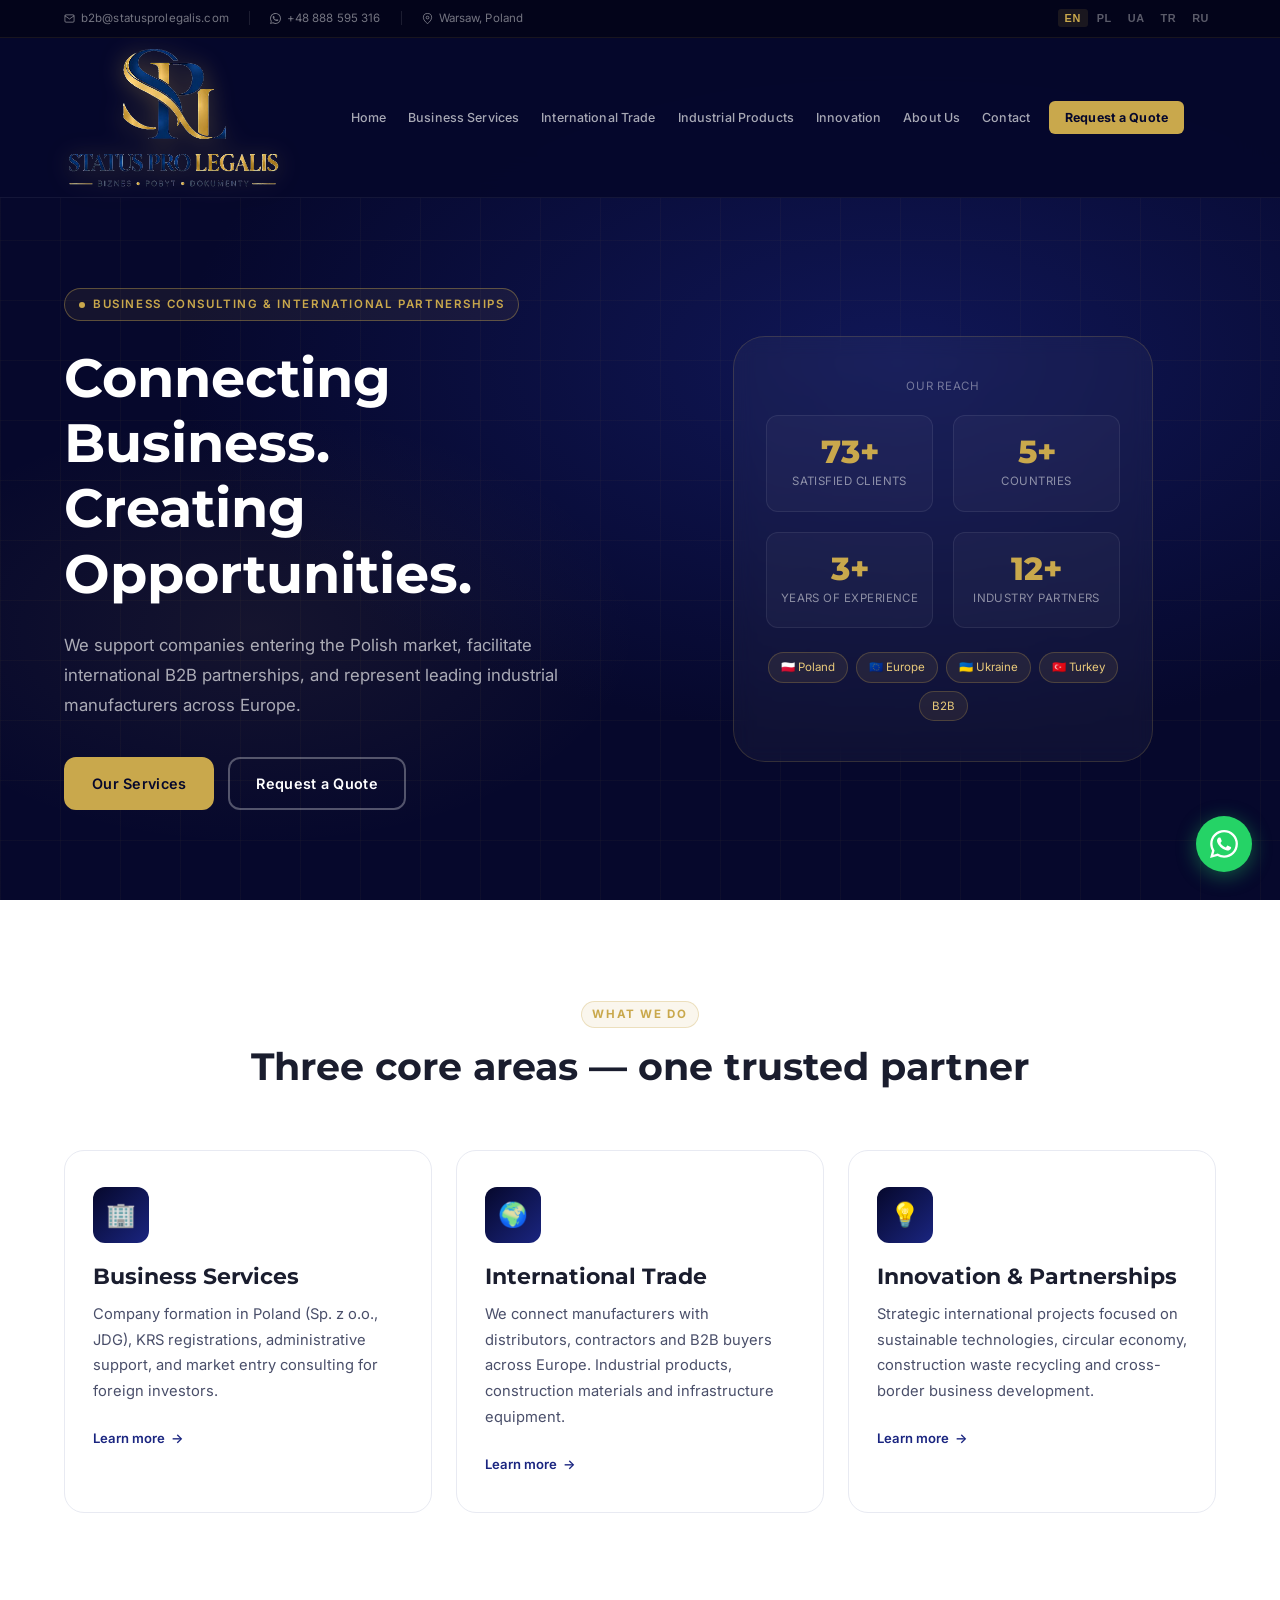
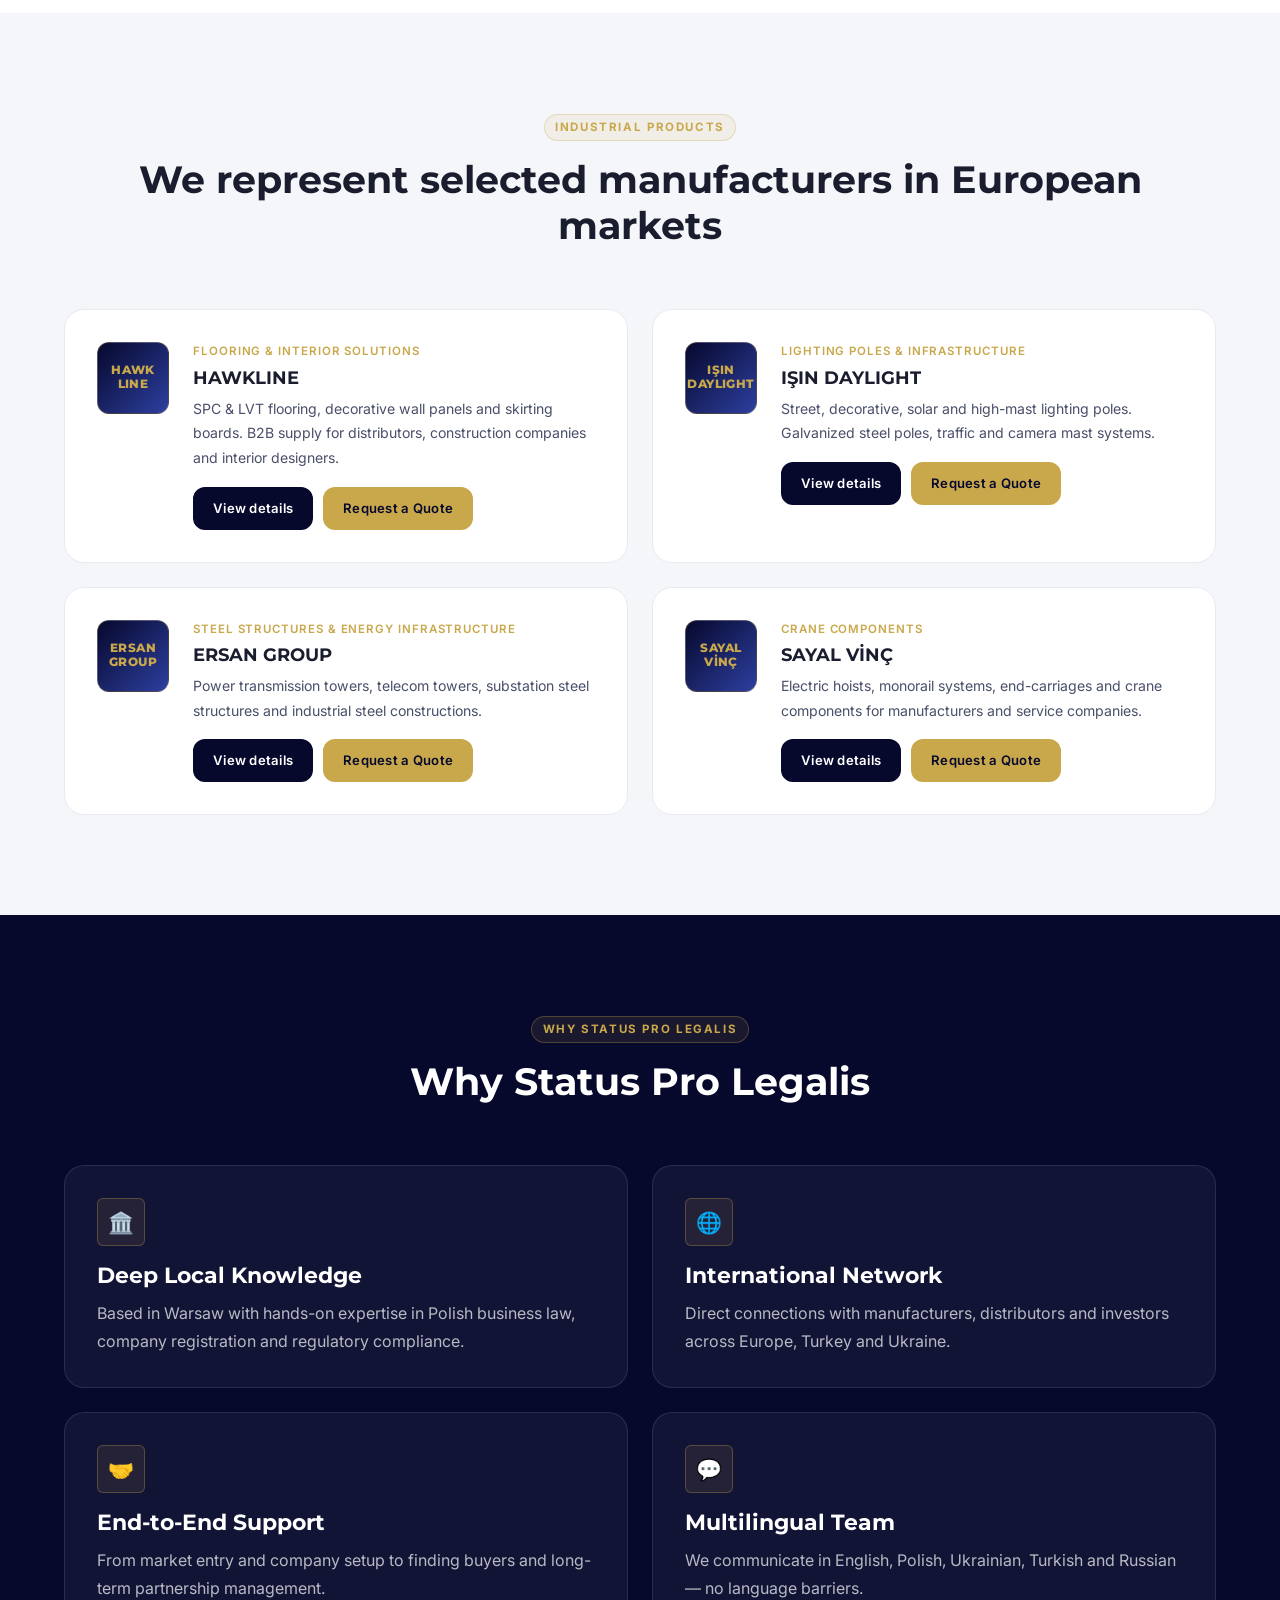
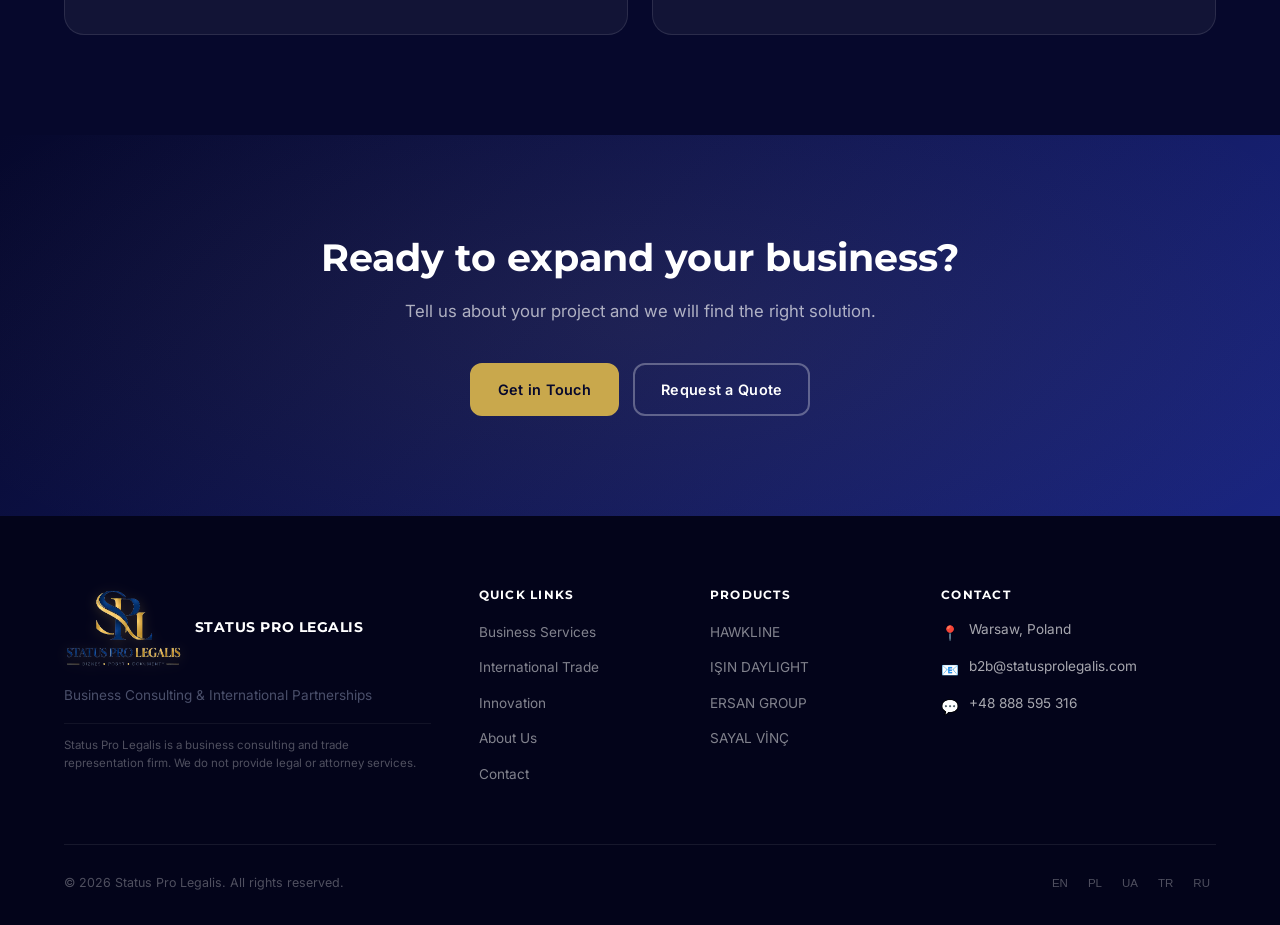
<file: index.html>
<!DOCTYPE html>
<html lang="en">
<head>
  <meta charset="UTF-8"/>
  <meta name="viewport" content="width=device-width, initial-scale=1.0"/>
  <title>Status Pro Legalis — Business Consulting & International Partnerships</title>
  <meta name="description" content="Business consulting in Poland, international B2B partnerships, industrial product supply and market entry services for companies expanding into Europe."/>
  <meta property="og:title" content="Status Pro Legalis — Business Consulting & International Partnerships"/>
  <meta property="og:description" content="Company formation in Poland, B2B partnerships and industrial product representation across Europe."/>
  <meta property="og:url" content="https://statusprolegalis.com"/>
  <meta property="og:type" content="website"/>
  <link rel="icon" type="image/svg+xml" href="favicon.svg"/>
  <link rel="preconnect" href="https://fonts.googleapis.com"/>
  <link rel="preconnect" href="https://fonts.gstatic.com" crossorigin/>
  <link href="https://fonts.googleapis.com/css2?family=Inter:wght@400;500;600&family=Montserrat:wght@600;700;800&display=swap" rel="stylesheet"/>
  <link rel="stylesheet" href="css/style.css?v=20261120d"/>
</head>
<body>

<div id="nav-placeholder"></div>

<!-- ===== HERO ===== -->
<section class="hero">
  <div class="hero-bg"></div>
  <div class="hero-grid"></div>
  <div class="container">
    <div class="hero-content">
      <div class="hero-left">
        <div class="hero-badge" data-i18n="hero.badge"></div>
        <h1>
          <span data-i18n="hero.h1"></span>
        </h1>
        <p class="hero-sub" data-i18n="hero.sub"></p>
        <div class="hero-actions">
          <a href="#services" class="btn btn-primary" data-i18n="hero.cta1"></a>
          <a href="contact.html#rfq" class="btn btn-outline" data-i18n="hero.cta2"></a>
        </div>
      </div>
      <div class="hero-visual">
        <div class="hero-panel">
          <div class="hero-panel-label" data-i18n="home.x.1">Our Reach</div>
          <div class="hero-stats">
            <div class="hero-stat">
              <div class="hero-stat-number" id="stat-clients">0</div>
              <div class="hero-stat-label" data-i18n="stats.clients"></div>
            </div>
            <div class="hero-stat">
              <div class="hero-stat-number" id="stat-countries">0</div>
              <div class="hero-stat-label" data-i18n="stats.countries"></div>
            </div>
            <div class="hero-stat">
              <div class="hero-stat-number" id="stat-years">0</div>
              <div class="hero-stat-label" data-i18n="stats.years"></div>
            </div>
            <div class="hero-stat">
              <div class="hero-stat-number" id="stat-partners">0</div>
              <div class="hero-stat-label" data-i18n="stats.partners"></div>
            </div>
          </div>
          <div class="hero-tags">
            <span class="hero-tag" data-i18n="home.x.2">🇵🇱 Poland</span>
            <span class="hero-tag" data-i18n="home.x.3">🇪🇺 Europe</span>
            <span class="hero-tag" data-i18n="home.x.4">🇺🇦 Ukraine</span>
            <span class="hero-tag" data-i18n="home.x.5">🇹🇷 Turkey</span>
            <span class="hero-tag">B2B</span>
          </div>
        </div>
      </div>
    </div>
  </div>
</section>

<!-- ===== SERVICES ===== -->
<section class="section" id="services">
  <div class="container">
    <div class="text-center reveal">
      <div class="section-label" data-i18n="services.title"></div>
      <h2 data-i18n="services.sub"></h2>
    </div>
    <div class="services-grid">
      <div class="service-card reveal reveal-delay-1">
        <div class="service-icon">🏢</div>
        <h3 data-i18n="s1.title"></h3>
        <p data-i18n="s1.desc"></p>
        <a href="business-services.html" class="service-link">
          <span data-i18n="s1.link"></span> →
        </a>
      </div>
      <div class="service-card reveal reveal-delay-2">
        <div class="service-icon">🌍</div>
        <h3 data-i18n="s2.title"></h3>
        <p data-i18n="s2.desc"></p>
        <a href="international-trade.html" class="service-link">
          <span data-i18n="s2.link"></span> →
        </a>
      </div>
      <div class="service-card reveal reveal-delay-3">
        <div class="service-icon">💡</div>
        <h3 data-i18n="s3.title"></h3>
        <p data-i18n="s3.desc"></p>
        <a href="innovation.html" class="service-link">
          <span data-i18n="s3.link"></span> →
        </a>
      </div>
    </div>
  </div>
</section>

<!-- ===== PRODUCTS ===== -->
<section class="section section--alt">
  <div class="container">
    <div class="text-center reveal">
      <div class="section-label" data-i18n="products.title"></div>
      <h2 data-i18n="products.sub"></h2>
    </div>
    <div class="products-grid">
      <div class="product-card reveal reveal-delay-1">
        <div class="product-logo">HAWK<br>LINE</div>
        <div class="product-info">
          <div class="product-cat" data-i18n="p1.cat"></div>
          <h3 data-i18n="p1.name"></h3>
          <p data-i18n="p1.desc"></p>
          <div class="product-actions">
            <a href="products/hawkline.html" class="btn btn-dark btn-sm" data-i18n="products.more"></a>
            <a href="contact.html#rfq" class="btn btn-primary btn-sm" data-i18n="products.rfq"></a>
          </div>
        </div>
      </div>
      <div class="product-card reveal reveal-delay-2">
        <div class="product-logo">IŞIN<br>DAYLIGHT</div>
        <div class="product-info">
          <div class="product-cat" data-i18n="p2.cat"></div>
          <h3 data-i18n="p2.name"></h3>
          <p data-i18n="p2.desc"></p>
          <div class="product-actions">
            <a href="products/isin-daylight.html" class="btn btn-dark btn-sm" data-i18n="products.more"></a>
            <a href="contact.html#rfq" class="btn btn-primary btn-sm" data-i18n="products.rfq"></a>
          </div>
        </div>
      </div>
      <div class="product-card reveal reveal-delay-1">
        <div class="product-logo">ERSAN<br>GROUP</div>
        <div class="product-info">
          <div class="product-cat" data-i18n="p3.cat"></div>
          <h3 data-i18n="p3.name"></h3>
          <p data-i18n="p3.desc"></p>
          <div class="product-actions">
            <a href="products/ersan-group.html" class="btn btn-dark btn-sm" data-i18n="products.more"></a>
            <a href="contact.html#rfq" class="btn btn-primary btn-sm" data-i18n="products.rfq"></a>
          </div>
        </div>
      </div>
      <div class="product-card reveal reveal-delay-2">
        <div class="product-logo">SAYAL<br>VİNÇ</div>
        <div class="product-info">
          <div class="product-cat" data-i18n="p4.cat"></div>
          <h3 data-i18n="p4.name"></h3>
          <p data-i18n="p4.desc"></p>
          <div class="product-actions">
            <a href="products/sayal-vinc.html" class="btn btn-dark btn-sm" data-i18n="products.more"></a>
            <a href="contact.html#rfq" class="btn btn-primary btn-sm" data-i18n="products.rfq"></a>
          </div>
        </div>
      </div>
    </div>
  </div>
</section>

<!-- ===== WHY US ===== -->
<section class="section section--dark">
  <div class="container">
    <div class="text-center reveal">
      <div class="section-label text-gold" data-i18n="why.title"></div>
      <h2 class="text-white" data-i18n="why.title"></h2>
    </div>
    <div class="why-grid">
      <div class="why-card reveal reveal-delay-1">
        <div class="why-icon">🏛️</div>
        <h3 data-i18n="why.1.title"></h3>
        <p data-i18n="why.1.desc"></p>
      </div>
      <div class="why-card reveal reveal-delay-2">
        <div class="why-icon">🌐</div>
        <h3 data-i18n="why.2.title"></h3>
        <p data-i18n="why.2.desc"></p>
      </div>
      <div class="why-card reveal reveal-delay-1">
        <div class="why-icon">🤝</div>
        <h3 data-i18n="why.3.title"></h3>
        <p data-i18n="why.3.desc"></p>
      </div>
      <div class="why-card reveal reveal-delay-2">
        <div class="why-icon">💬</div>
        <h3 data-i18n="why.4.title"></h3>
        <p data-i18n="why.4.desc"></p>
      </div>
    </div>
  </div>
</section>

<!-- ===== CTA ===== -->
<section class="cta-section">
  <div class="container">
    <h2 data-i18n="cta.title"></h2>
    <p data-i18n="cta.sub"></p>
    <div class="cta-actions">
      <a href="contact.html" class="btn btn-primary" data-i18n="cta.btn"></a>
      <a href="contact.html#rfq" class="btn btn-outline" data-i18n="cta.btn2"></a>
    </div>
  </div>
</section>

<div id="footer-placeholder"></div>

<script src="js/i18n.js?v=20261120d"></script>
<script src="js/i18n-pages.js?v=20261120d"></script>
<script src="js/components.js?v=20261120d"></script>
<script>
function animateCount(el, target, duration) {
  let start = 0;
  const step = target / (duration / 16);
  const run = () => {
    start = Math.min(start + step, target);
    el.textContent = Math.floor(start) + '+';
    if (start < target) requestAnimationFrame(run);
  };
  requestAnimationFrame(run);
}
document.addEventListener('DOMContentLoaded', () => {
  const counters = [
    { id: 'stat-clients',   val: 150 },
    { id: 'stat-countries', val: 12  },
    { id: 'stat-years',     val: 8   },
    { id: 'stat-partners',  val: 25  },
  ];
  let counted = false;
  const heroSection = document.querySelector('.hero');
  if (heroSection) {
    new IntersectionObserver(entries => {
      if (entries[0].isIntersecting && !counted) {
        counted = true;
        counters.forEach(c => {
          const el = document.getElementById(c.id);
          if (el) animateCount(el, c.val, 1800);
        });
      }
    }, { threshold: 0.3 }).observe(heroSection);
  }
});
</script>
</body>
</html>
</file>
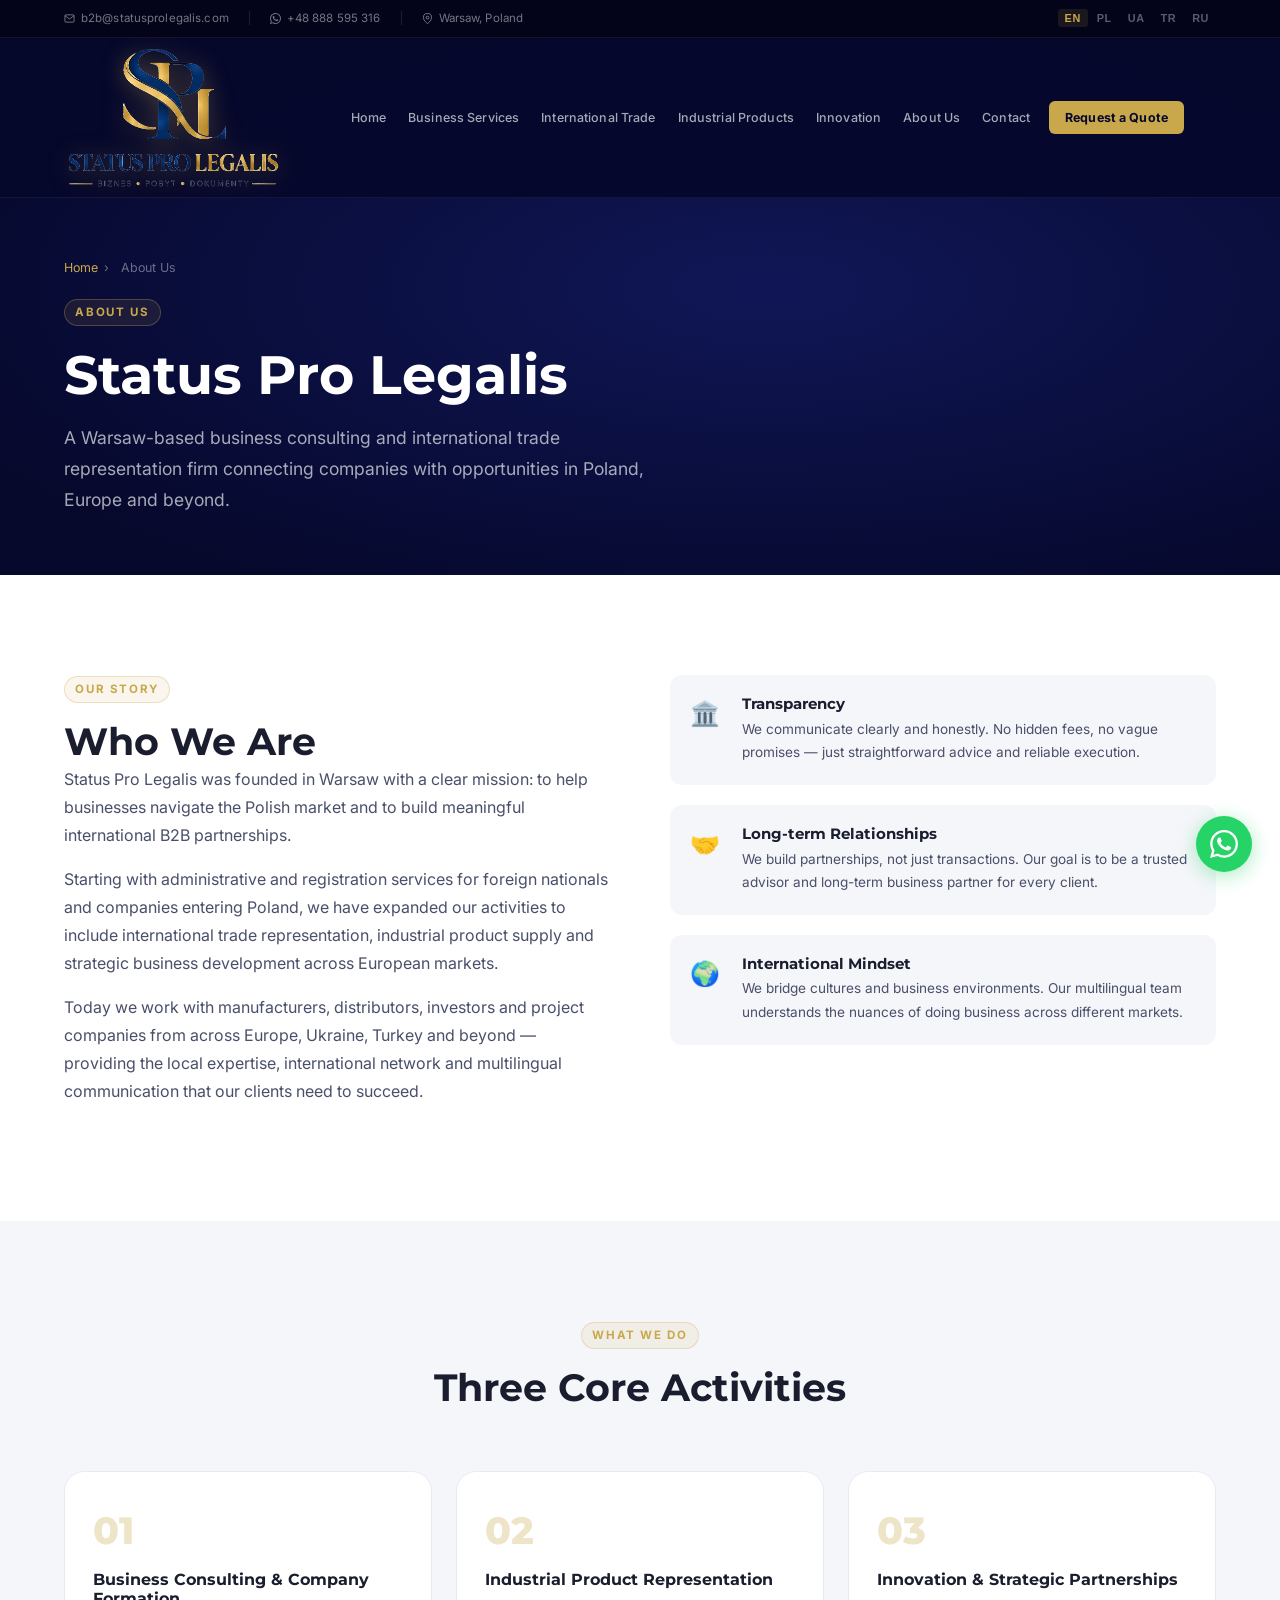
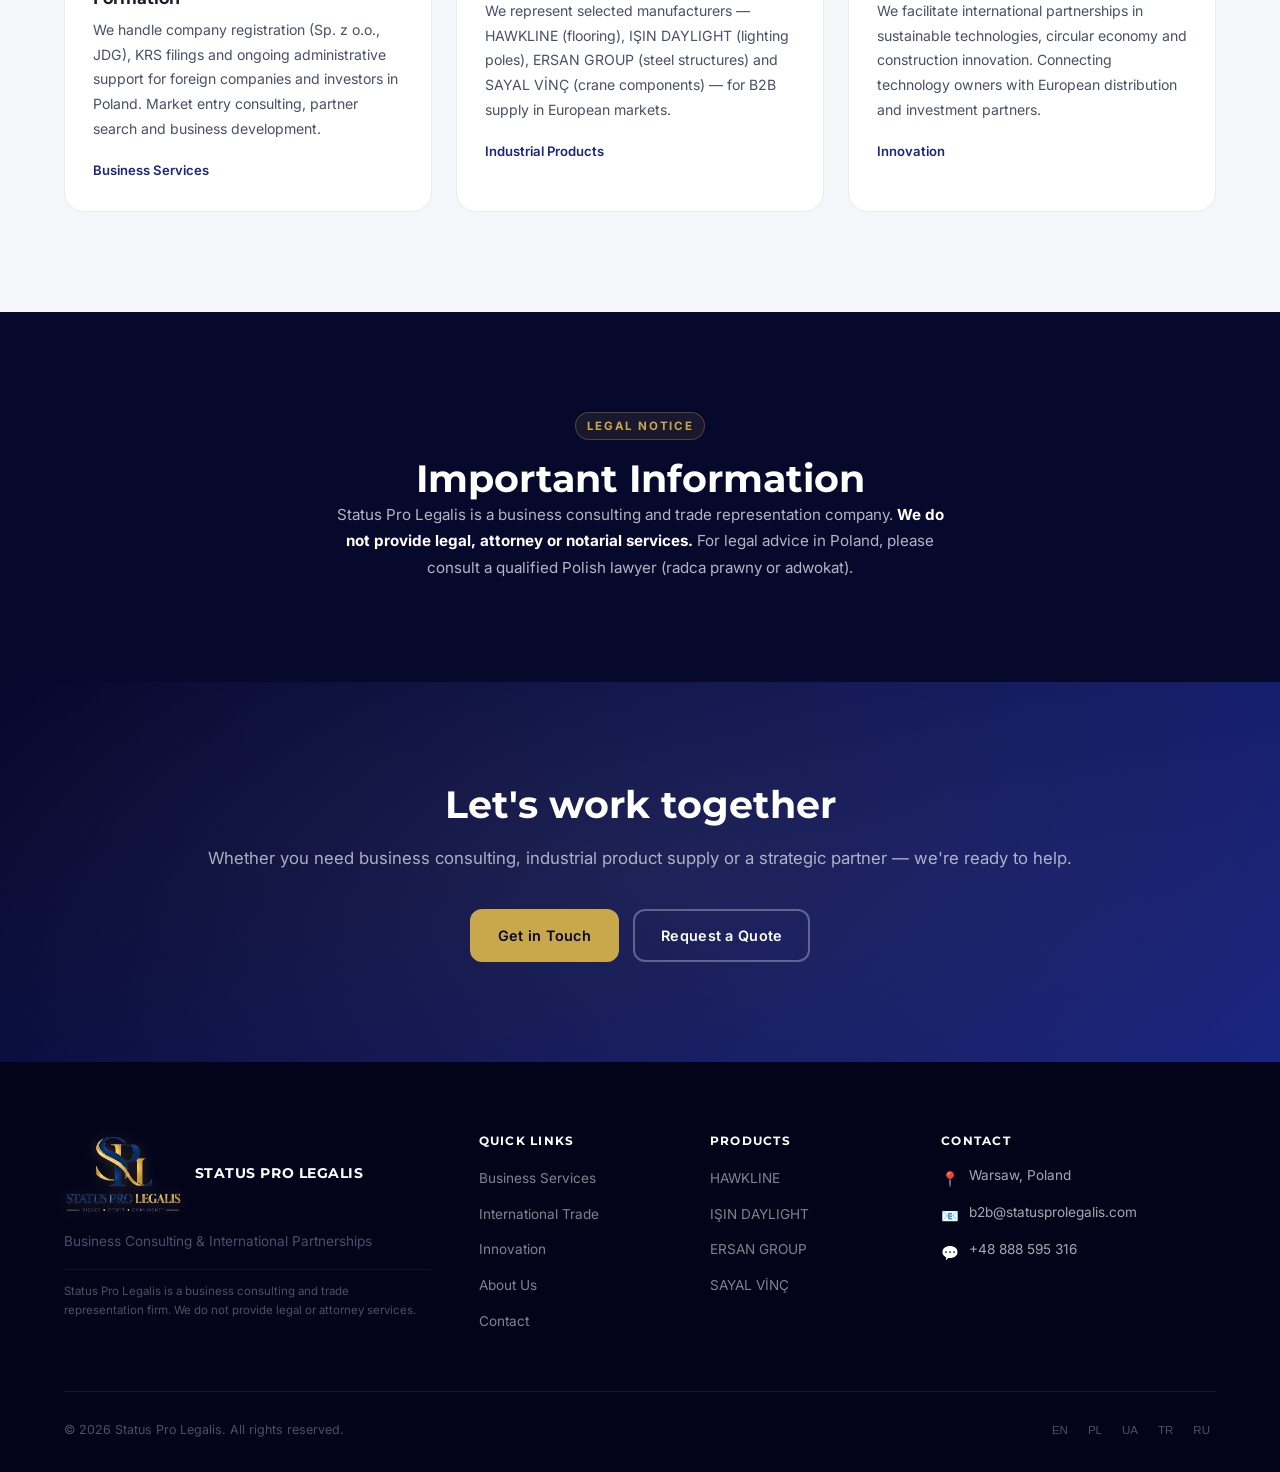
<file: about.html>
<!DOCTYPE html>
<html lang="en">
<head>
  <meta charset="UTF-8"/>
  <meta name="viewport" content="width=device-width, initial-scale=1.0"/>
  <title>About Us — Status Pro Legalis</title>
  <meta name="description" content="Status Pro Legalis — business consulting and international partnerships based in Warsaw, Poland."/>
  <link rel="icon" type="image/svg+xml" href="favicon.svg"/>
  <link rel="preconnect" href="https://fonts.googleapis.com"/>
  <link rel="preconnect" href="https://fonts.gstatic.com" crossorigin/>
  <link href="https://fonts.googleapis.com/css2?family=Inter:wght@400;500;600&family=Montserrat:wght@600;700;800&display=swap" rel="stylesheet"/>
  <link rel="stylesheet" href="css/style.css?v=20261120d"/>
</head>
<body>

<div id="nav-placeholder"></div>

<section class="page-hero">
  <div class="container">
    <div class="page-breadcrumb"><a href="index.html" data-i18n="nav.home">Home</a><span>›</span><span data-i18n="about.crumb">About Us</span></div>
    <div class="section-label" data-i18n="about.label">About Us</div>
    <h1 data-i18n="about.h1">Status Pro Legalis</h1>
    <p data-i18n="about.hero.p">A Warsaw-based business consulting and international trade representation firm connecting companies with opportunities in Poland, Europe and beyond.</p>
  </div>
</section>

<section class="section">
  <div class="container">
    <div class="about-layout">
      <div class="reveal">
        <div class="section-label" data-i18n="about.story.label">Our Story</div>
        <h2 data-i18n="about.story.h2">Who We Are</h2>
        <p data-i18n="about.story.p1">Status Pro Legalis was founded in Warsaw with a clear mission: to help businesses navigate the Polish market and to build meaningful international B2B partnerships.</p>
        <p data-i18n="about.story.p2">Starting with administrative and registration services for foreign nationals and companies entering Poland, we have expanded our activities to include international trade representation, industrial product supply and strategic business development across European markets.</p>
        <p data-i18n="about.story.p3">Today we work with manufacturers, distributors, investors and project companies from across Europe, Ukraine, Turkey and beyond — providing the local expertise, international network and multilingual communication that our clients need to succeed.</p>
      </div>
      <div class="about-values reveal reveal-delay-1">
        <div class="about-value">
          <div class="about-value-icon">🏛️</div>
          <div>
            <h4 data-i18n="about.val1.h">Transparency</h4>
            <p data-i18n="about.val1.p">We communicate clearly and honestly. No hidden fees, no vague promises — just straightforward advice and reliable execution.</p>
          </div>
        </div>
        <div class="about-value">
          <div class="about-value-icon">🤝</div>
          <div>
            <h4 data-i18n="about.val2.h">Long-term Relationships</h4>
            <p data-i18n="about.val2.p">We build partnerships, not just transactions. Our goal is to be a trusted advisor and long-term business partner for every client.</p>
          </div>
        </div>
        <div class="about-value">
          <div class="about-value-icon">🌍</div>
          <div>
            <h4 data-i18n="about.val3.h">International Mindset</h4>
            <p data-i18n="about.val3.p">We bridge cultures and business environments. Our multilingual team understands the nuances of doing business across different markets.</p>
          </div>
        </div>
      </div>
    </div>
  </div>
</section>

<section class="section section--alt">
  <div class="container">
    <div class="text-center reveal">
      <div class="section-label" data-i18n="about.act.label">What We Do</div>
      <h2 data-i18n="about.act.h2">Three Core Activities</h2>
    </div>
    <div class="about-activities">
      <div class="aa-card reveal reveal-delay-1">
        <div class="aa-num">01</div>
        <h3 data-i18n="about.act1.h">Business Consulting &amp; Company Formation</h3>
        <p data-i18n="about.act1.p">We handle company registration (Sp. z o.o., JDG), KRS filings and ongoing administrative support for foreign companies and investors in Poland. Market entry consulting, partner search and business development.</p>
        <a href="business-services.html" class="service-link" data-i18n="nav.business">Business Services →</a>
      </div>
      <div class="aa-card reveal reveal-delay-2">
        <div class="aa-num">02</div>
        <h3 data-i18n="about.act2.h">Industrial Product Representation</h3>
        <p data-i18n="about.act2.p">We represent selected manufacturers — HAWKLINE (flooring), IŞIN DAYLIGHT (lighting poles), ERSAN GROUP (steel structures) and SAYAL VİNÇ (crane components) — for B2B supply in European markets.</p>
        <a href="industrial-products.html" class="service-link" data-i18n="nav.products">Industrial Products →</a>
      </div>
      <div class="aa-card reveal reveal-delay-3">
        <div class="aa-num">03</div>
        <h3 data-i18n="about.act3.h">Innovation &amp; Strategic Partnerships</h3>
        <p data-i18n="about.act3.p">We facilitate international partnerships in sustainable technologies, circular economy and construction innovation. Connecting technology owners with European distribution and investment partners.</p>
        <a href="innovation.html" class="service-link" data-i18n="nav.innovation">Innovation &amp; Partnerships →</a>
      </div>
    </div>
  </div>
</section>

<section class="section section--dark">
  <div class="container text-center">
    <div class="reveal">
      <div class="section-label text-gold" data-i18n="about.legal.label">Legal Notice</div>
      <h2 class="text-white" data-i18n="about.legal.h2">Important Information</h2>
      <p style="max-width:620px;margin:0 auto 0;font-size:0.95rem;" data-i18n="about.legal.p">Status Pro Legalis is a business consulting and trade representation company. <strong style="color:var(--white);">We do not provide legal, attorney or notarial services.</strong> For legal advice in Poland, please consult a qualified Polish lawyer (radca prawny or adwokat).</p>
    </div>
  </div>
</section>

<section class="cta-section">
  <div class="container">
    <h2 data-i18n="about.cta.h2">Let's work together</h2>
    <p data-i18n="about.cta.p">Whether you need business consulting, industrial product supply or a strategic partner — we're ready to help.</p>
    <div class="cta-actions">
      <a href="contact.html" class="btn btn-primary" data-i18n="about.cta.btn1">Get in Touch</a>
      <a href="contact.html#rfq" class="btn btn-outline" data-i18n="about.cta.btn2">Request a Quote</a>
    </div>
  </div>
</section>

<div id="footer-placeholder"></div>

<style>
.about-layout { display: grid; grid-template-columns: 1fr 1fr; gap: 60px; align-items: start; }
.about-layout > div > p { margin-bottom: 16px; }
.about-values { display: flex; flex-direction: column; gap: 20px; }
.about-value { display: flex; gap: 16px; align-items: flex-start; background: var(--off-white); border-radius: var(--radius); padding: 20px; }
.about-value-icon { font-size: 1.5rem; min-width: 36px; }
.about-value h4 { margin-bottom: 4px; font-size: 0.95rem; }
.about-value p  { font-size: 0.85rem; }
.about-activities { display: grid; grid-template-columns: repeat(3,1fr); gap: 24px; margin-top: 60px; }
.aa-card { background: var(--white); border: 1px solid var(--gray-light); border-radius: var(--radius-lg); padding: 28px; transition: var(--transition); }
.aa-card:hover { box-shadow: var(--shadow); transform: translateY(-3px); }
.aa-num { font-family: var(--font-display); font-size: 2.4rem; font-weight: 800; color: var(--gold); opacity: 0.3; margin-bottom: 8px; }
.aa-card h3 { margin-bottom: 10px; font-size: 1rem; }
.aa-card p  { font-size: 0.88rem; margin-bottom: 16px; }
@media(max-width:900px){ .about-layout{grid-template-columns:1fr;} .about-activities{grid-template-columns:1fr;} }
</style>

<script src="js/i18n.js?v=20261120d"></script>
<script src="js/i18n-pages.js?v=20261120d"></script>
<script src="js/components.js?v=20261120d"></script>
</body>
</html>
</file>
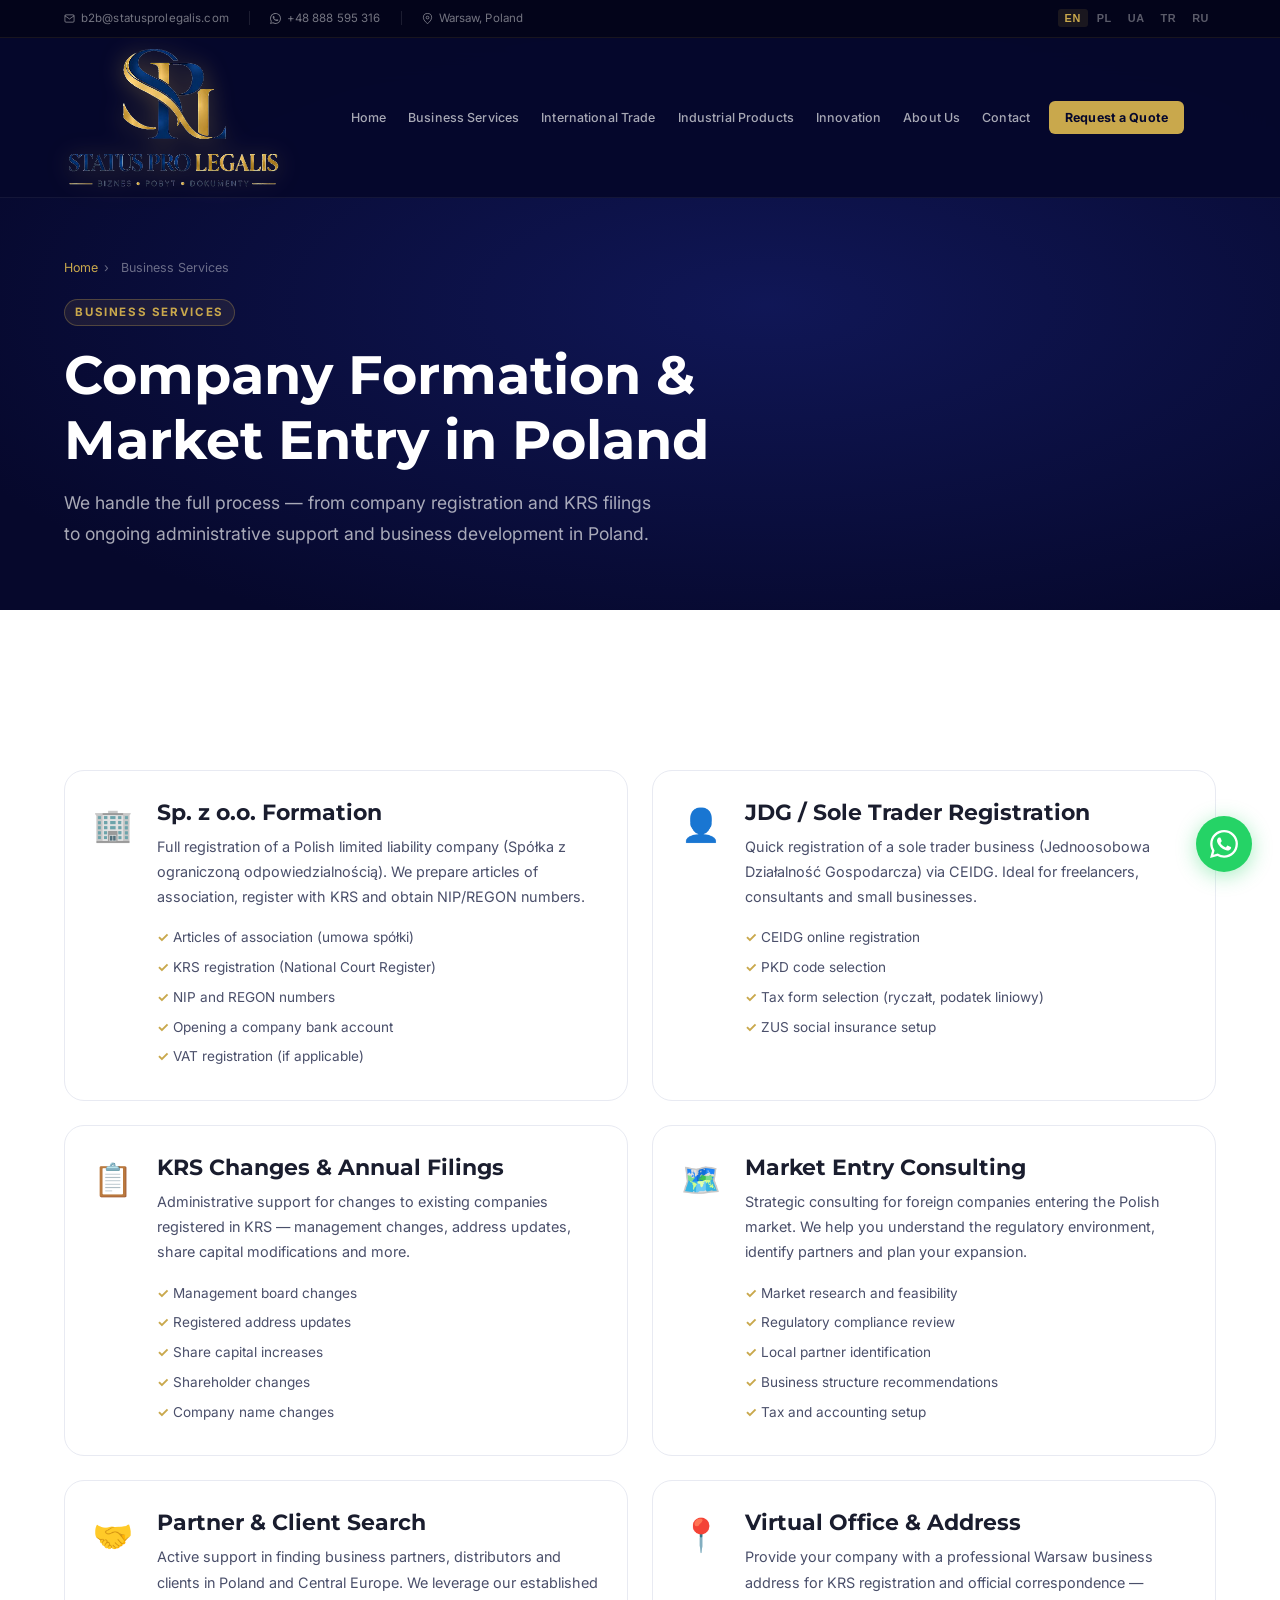
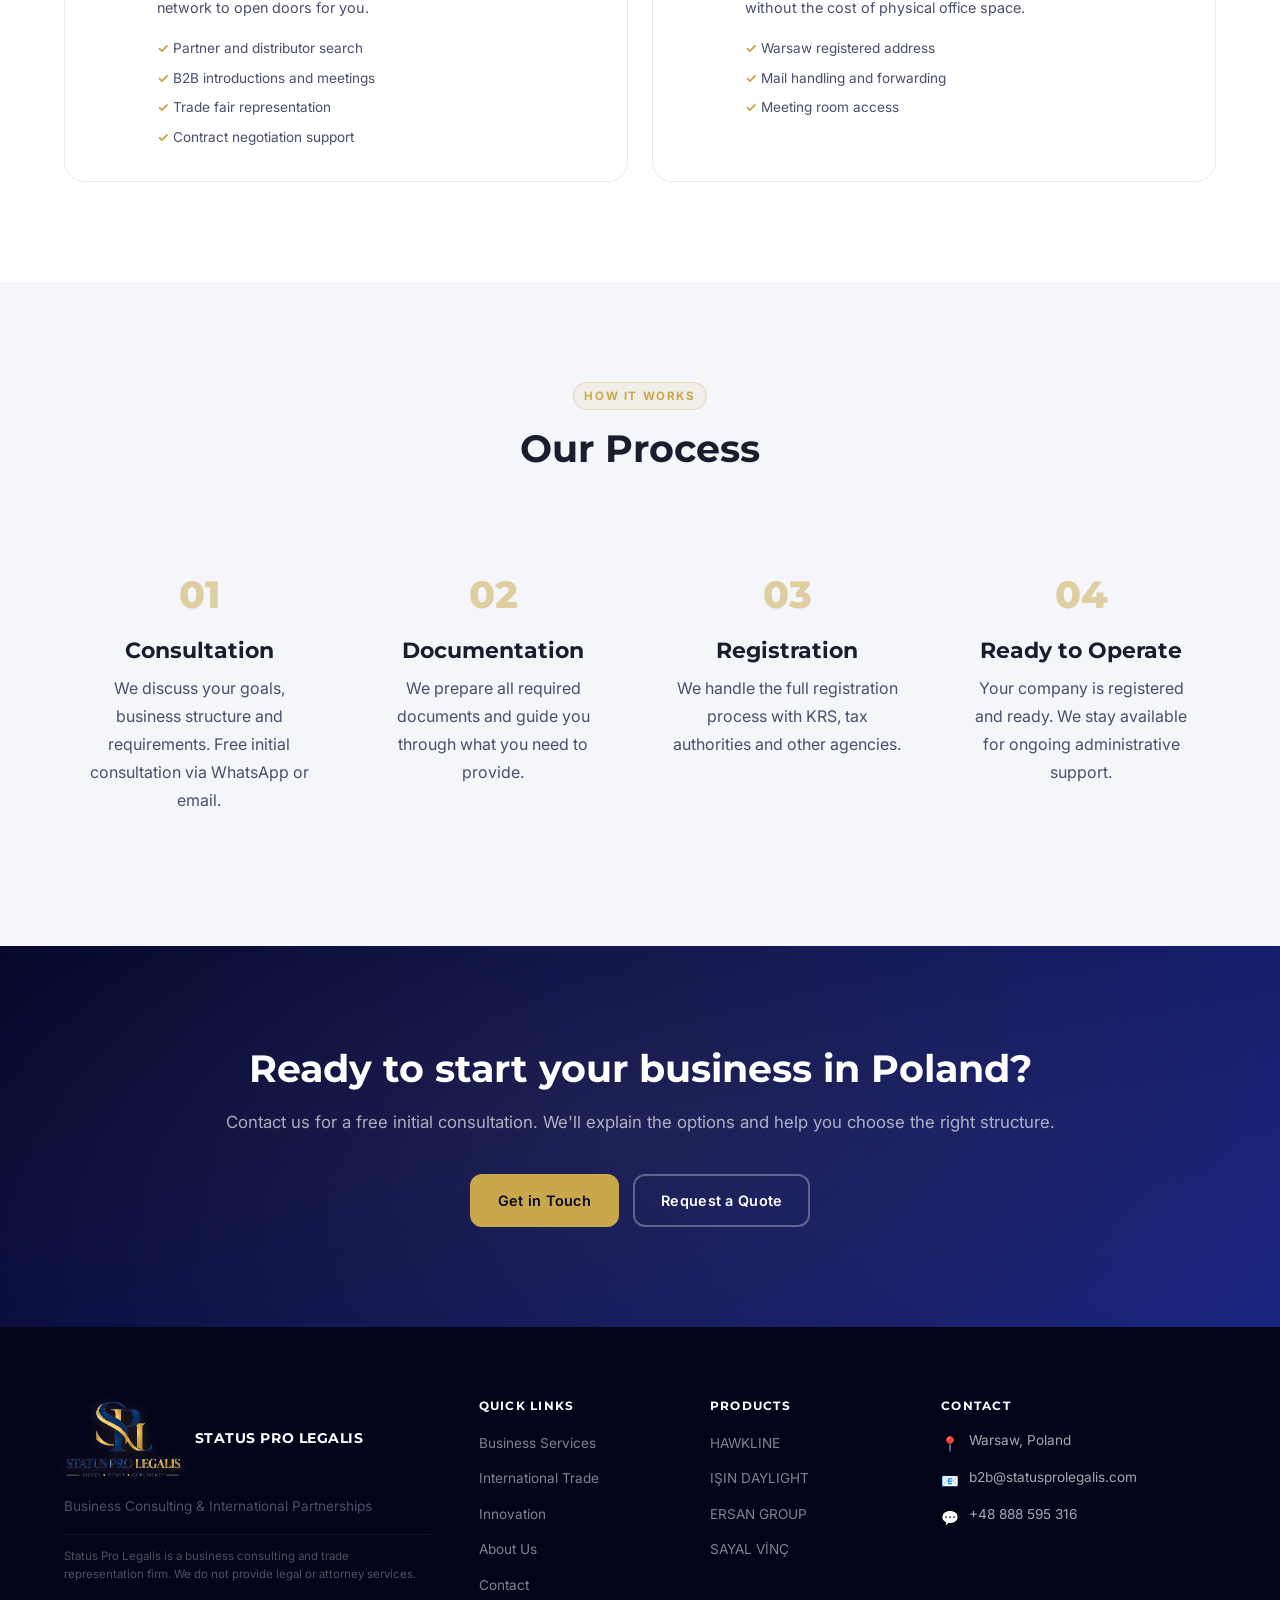
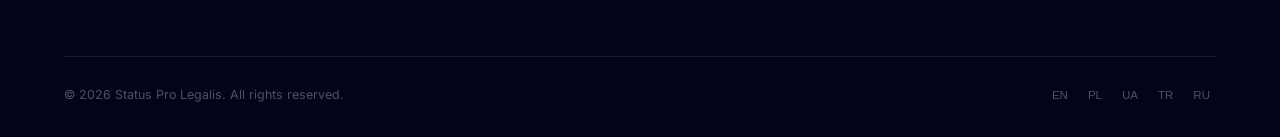
<file: business-services.html>
<!DOCTYPE html>
<html lang="en">
<head>
  <meta charset="UTF-8"/>
  <meta name="viewport" content="width=device-width, initial-scale=1.0"/>
  <title>Business Services — Status Pro Legalis</title>
  <meta name="description" content="Company formation in Poland, KRS registration, Sp. z o.o. and JDG setup, market entry consulting for foreign investors."/>
  <link rel="icon" type="image/svg+xml" href="favicon.svg"/>
  <link rel="preconnect" href="https://fonts.googleapis.com"/>
  <link rel="preconnect" href="https://fonts.gstatic.com" crossorigin/>
  <link href="https://fonts.googleapis.com/css2?family=Inter:wght@400;500;600&family=Montserrat:wght@600;700;800&display=swap" rel="stylesheet"/>
  <link rel="stylesheet" href="css/style.css?v=20261120d"/>
</head>
<body>

<div id="nav-placeholder"></div>

<!-- PAGE HERO -->
<section class="page-hero">
  <div class="container">
    <div class="page-breadcrumb"><a href="index.html" data-i18n="nav.home">Home</a><span>›</span><span data-i18n="bs.crumb">Business Services</span></div>
    <div class="section-label" data-i18n="bs.label">Business Services</div>
    <h1 data-i18n="bs.h1">Company Formation &amp;<br>Market Entry in Poland</h1>
    <p data-i18n="bs.hero.p">We handle the full process — from company registration and KRS filings to ongoing administrative support and business development in Poland.</p>
  </div>
</section>

<!-- SERVICES DETAIL -->
<section class="section">
  <div class="container">
    <div class="bs-grid">

      <div class="bs-card reveal">
        <div class="bs-card-icon">🏢</div>
        <div class="bs-card-body">
          <h3 data-i18n="bs.s1.h">Sp. z o.o. Formation</h3>
          <p data-i18n="bs.x.1">Full registration of a Polish limited liability company (Spółka z ograniczoną odpowiedzialnością). We prepare articles of association, register with KRS and obtain NIP/REGON numbers.</p>
          <ul class="bs-list">
            <li data-i18n="bs.x.2">Articles of association (umowa spółki)</li>
            <li data-i18n="bs.x.3">KRS registration (National Court Register)</li>
            <li data-i18n="bs.x.4">NIP and REGON numbers</li>
            <li data-i18n="bs.x.5">Opening a company bank account</li>
            <li data-i18n="bs.x.6">VAT registration (if applicable)</li>
          </ul>
        </div>
      </div>

      <div class="bs-card reveal reveal-delay-1">
        <div class="bs-card-icon">👤</div>
        <div class="bs-card-body">
          <h3 data-i18n="bs.s2.h">JDG / Sole Trader Registration</h3>
          <p data-i18n="bs.x.7">Quick registration of a sole trader business (Jednoosobowa Działalność Gospodarcza) via CEIDG. Ideal for freelancers, consultants and small businesses.</p>
          <ul class="bs-list">
            <li data-i18n="bs.x.8">CEIDG online registration</li>
            <li data-i18n="bs.x.9">PKD code selection</li>
            <li data-i18n="bs.x.10">Tax form selection (ryczałt, podatek liniowy)</li>
            <li data-i18n="bs.x.11">ZUS social insurance setup</li>
          </ul>
        </div>
      </div>

      <div class="bs-card reveal">
        <div class="bs-card-icon">📋</div>
        <div class="bs-card-body">
          <h3 data-i18n="bs.s3.h">KRS Changes &amp; Updates</h3>
          <p data-i18n="bs.x.12">Administrative support for changes to existing companies registered in KRS — management changes, address updates, share capital modifications and more.</p>
          <ul class="bs-list">
            <li data-i18n="bs.x.13">Management board changes</li>
            <li data-i18n="bs.x.14">Registered address updates</li>
            <li data-i18n="bs.x.15">Share capital increases</li>
            <li data-i18n="bs.x.16">Shareholder changes</li>
            <li data-i18n="bs.x.17">Company name changes</li>
          </ul>
        </div>
      </div>

      <div class="bs-card reveal reveal-delay-1">
        <div class="bs-card-icon">🗺️</div>
        <div class="bs-card-body">
          <h3 data-i18n="bs.s4.h">Market Entry Consulting</h3>
          <p data-i18n="bs.x.18">Strategic consulting for foreign companies entering the Polish market. We help you understand the regulatory environment, identify partners and plan your expansion.</p>
          <ul class="bs-list">
            <li data-i18n="bs.x.19">Market research and feasibility</li>
            <li data-i18n="bs.x.20">Regulatory compliance review</li>
            <li data-i18n="bs.x.21">Local partner identification</li>
            <li data-i18n="bs.x.22">Business structure recommendations</li>
            <li data-i18n="bs.x.23">Tax and accounting setup</li>
          </ul>
        </div>
      </div>

      <div class="bs-card reveal">
        <div class="bs-card-icon">🤝</div>
        <div class="bs-card-body">
          <h3 data-i18n="bs.s5.h">Business Development</h3>
          <p data-i18n="bs.x.24">Active support in finding business partners, distributors and clients in Poland and Central Europe. We leverage our established network to open doors for you.</p>
          <ul class="bs-list">
            <li data-i18n="bs.x.25">Partner and distributor search</li>
            <li data-i18n="bs.x.26">B2B introductions and meetings</li>
            <li data-i18n="bs.x.27">Trade fair representation</li>
            <li data-i18n="bs.x.28">Contract negotiation support</li>
          </ul>
        </div>
      </div>

      <div class="bs-card reveal reveal-delay-1">
        <div class="bs-card-icon">📍</div>
        <div class="bs-card-body">
          <h3 data-i18n="bs.s6.h">Registered Address &amp; Virtual Office</h3>
          <p data-i18n="bs.x.29">Provide your company with a professional Warsaw business address for KRS registration and official correspondence — without the cost of physical office space.</p>
          <ul class="bs-list">
            <li data-i18n="bs.x.30">Warsaw registered address</li>
            <li data-i18n="bs.x.31">Mail handling and forwarding</li>
            <li data-i18n="bs.x.32">Meeting room access</li>
          </ul>
        </div>
      </div>

    </div>
  </div>
</section>

<!-- PROCESS -->
<section class="section section--alt">
  <div class="container">
    <div class="text-center reveal">
      <div class="section-label" data-i18n="bs.process.label">How It Works</div>
      <h2 data-i18n="bs.process.h2">Simple 4-Step Process</h2>
    </div>
    <div class="process-steps">
      <div class="process-step reveal reveal-delay-1">
        <div class="process-num">01</div>
        <h3 data-i18n="bs.x.33">Consultation</h3>
        <p data-i18n="bs.x.34">We discuss your goals, business structure and requirements. Free initial consultation via WhatsApp or email.</p>
      </div>
      <div class="process-step reveal reveal-delay-2">
        <div class="process-num">02</div>
        <h3 data-i18n="bs.x.35">Documentation</h3>
        <p data-i18n="bs.x.36">We prepare all required documents and guide you through what you need to provide.</p>
      </div>
      <div class="process-step reveal reveal-delay-3">
        <div class="process-num">03</div>
        <h3 data-i18n="bs.x.37">Registration</h3>
        <p data-i18n="bs.x.38">We handle the full registration process with KRS, tax authorities and other agencies.</p>
      </div>
      <div class="process-step reveal reveal-delay-1">
        <div class="process-num">04</div>
        <h3 data-i18n="bs.x.39">Ready to Operate</h3>
        <p data-i18n="bs.x.40">Your company is registered and ready. We stay available for ongoing administrative support.</p>
      </div>
    </div>
  </div>
</section>

<!-- CTA -->
<section class="cta-section">
  <div class="container">
    <h2 data-i18n="bs.cta.h2">Ready to start your business in Poland?</h2>
    <p data-i18n="bs.cta.p">Contact us for a free initial consultation. We'll guide you through every step.</p>
    <div class="cta-actions">
      <a href="contact.html" class="btn btn-primary" data-i18n="bs.cta.btn1">Get in Touch</a>
      <a href="https://wa.me/48888595316" class="btn btn-outline" target="_blank" data-i18n="bs.cta.btn2">WhatsApp Us</a>
    </div>
  </div>
</section>

<div id="footer-placeholder"></div>

<style>
.bs-grid { display: grid; grid-template-columns: 1fr 1fr; gap: 24px; margin-top: 60px; }
.bs-card {
  display: flex; gap: 20px; align-items: flex-start;
  background: var(--white); border: 1px solid var(--gray-light);
  border-radius: var(--radius-lg); padding: 28px; transition: var(--transition);
}
.bs-card:hover { box-shadow: var(--shadow); transform: translateY(-3px); border-color: rgba(201,168,76,0.3); }
.bs-card-icon { font-size: 2rem; min-width: 44px; }
.bs-card-body h3 { margin-bottom: 8px; }
.bs-card-body p  { font-size: 0.9rem; margin-bottom: 14px; }
.bs-list { list-style: none; }
.bs-list li { font-size: 0.85rem; color: var(--text-mid); padding: 4px 0; padding-left: 16px; position: relative; }
.bs-list li::before { content: '✓'; position: absolute; left: 0; color: var(--gold); font-weight: 700; }
.process-steps { display: grid; grid-template-columns: repeat(4,1fr); gap: 24px; margin-top: 60px; }
.process-step { text-align: center; padding: 32px 20px; }
.process-num {
  font-family: var(--font-display); font-size: 2.4rem; font-weight: 800;
  color: var(--gold); opacity: 0.5; margin-bottom: 12px;
}
.process-step h3 { margin-bottom: 10px; }
@media(max-width:900px){ .bs-grid{grid-template-columns:1fr;} .process-steps{grid-template-columns:1fr 1fr;} }
@media(max-width:600px){ .process-steps{grid-template-columns:1fr;} }
</style>

<script src="js/i18n.js?v=20261120d"></script>
<script src="js/i18n-pages.js?v=20261120d"></script>
<script src="js/components.js?v=20261120d"></script>
</body>
</html>
</file>
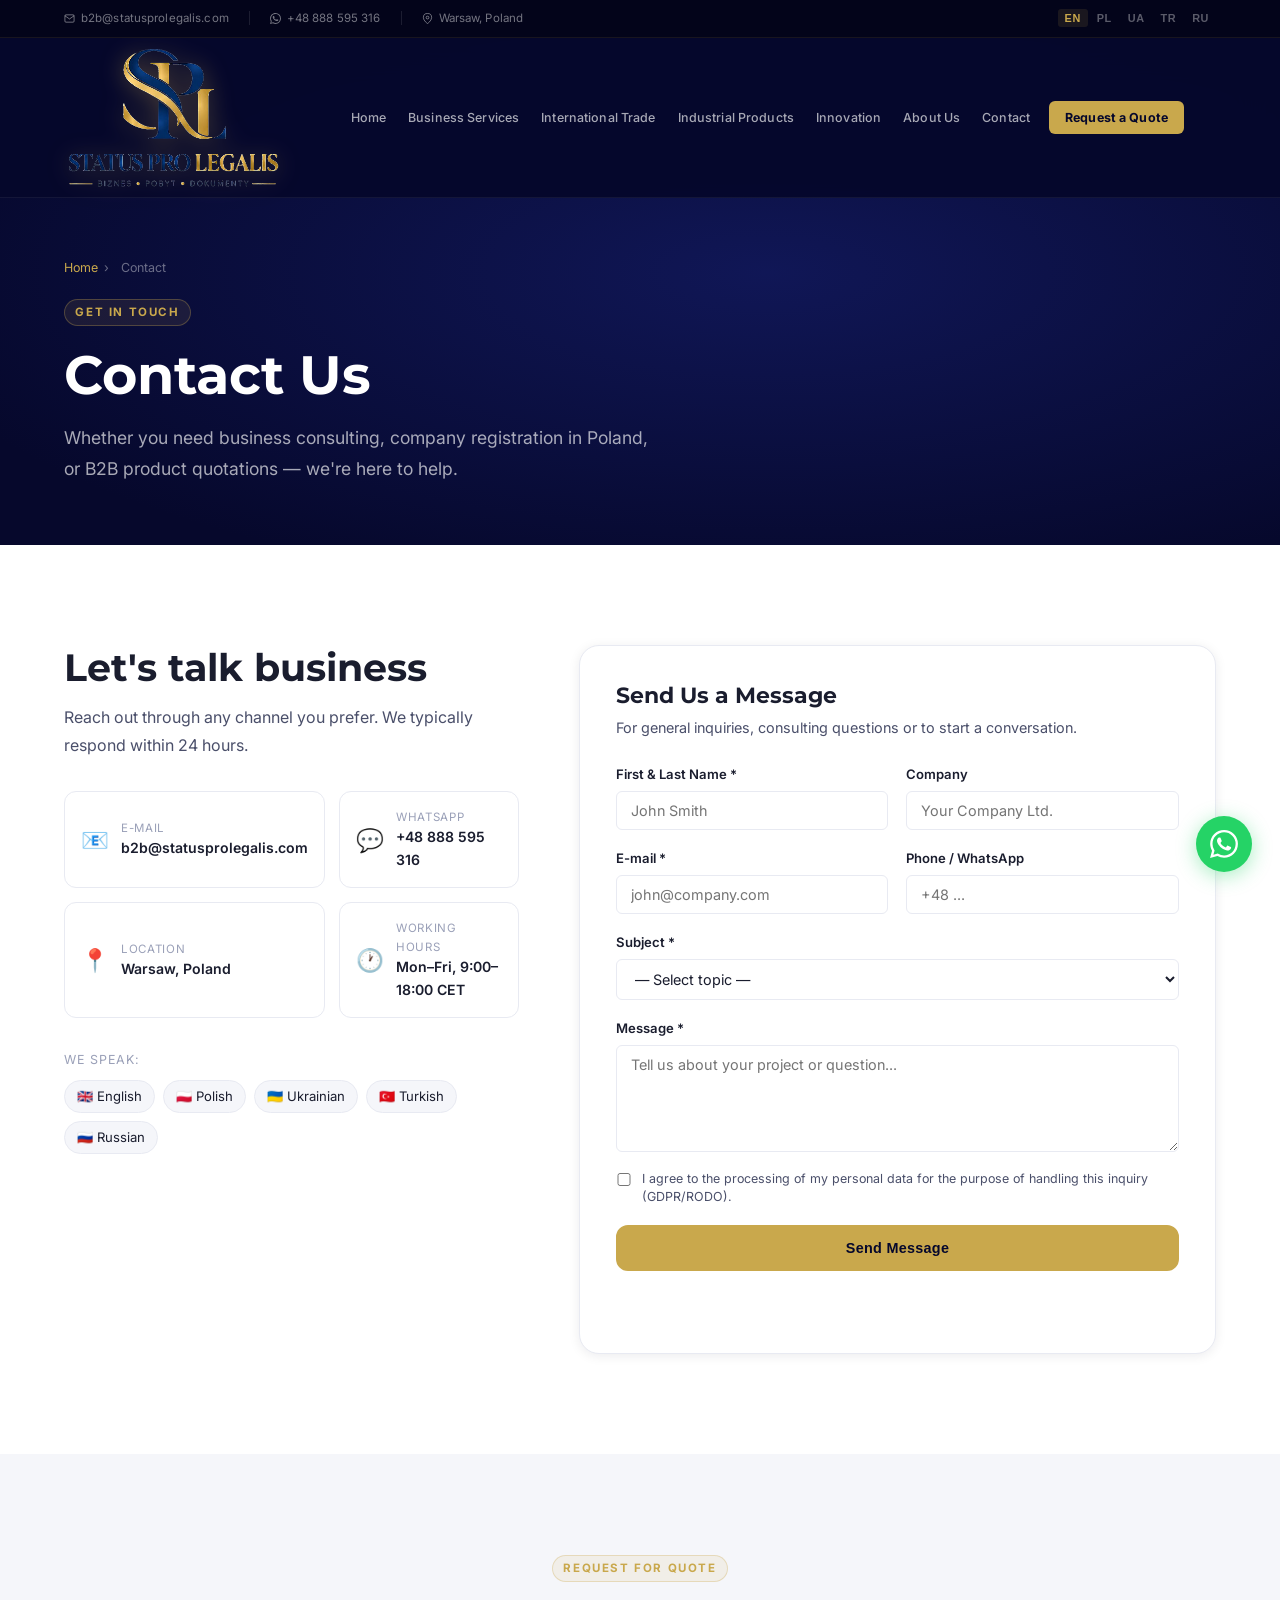
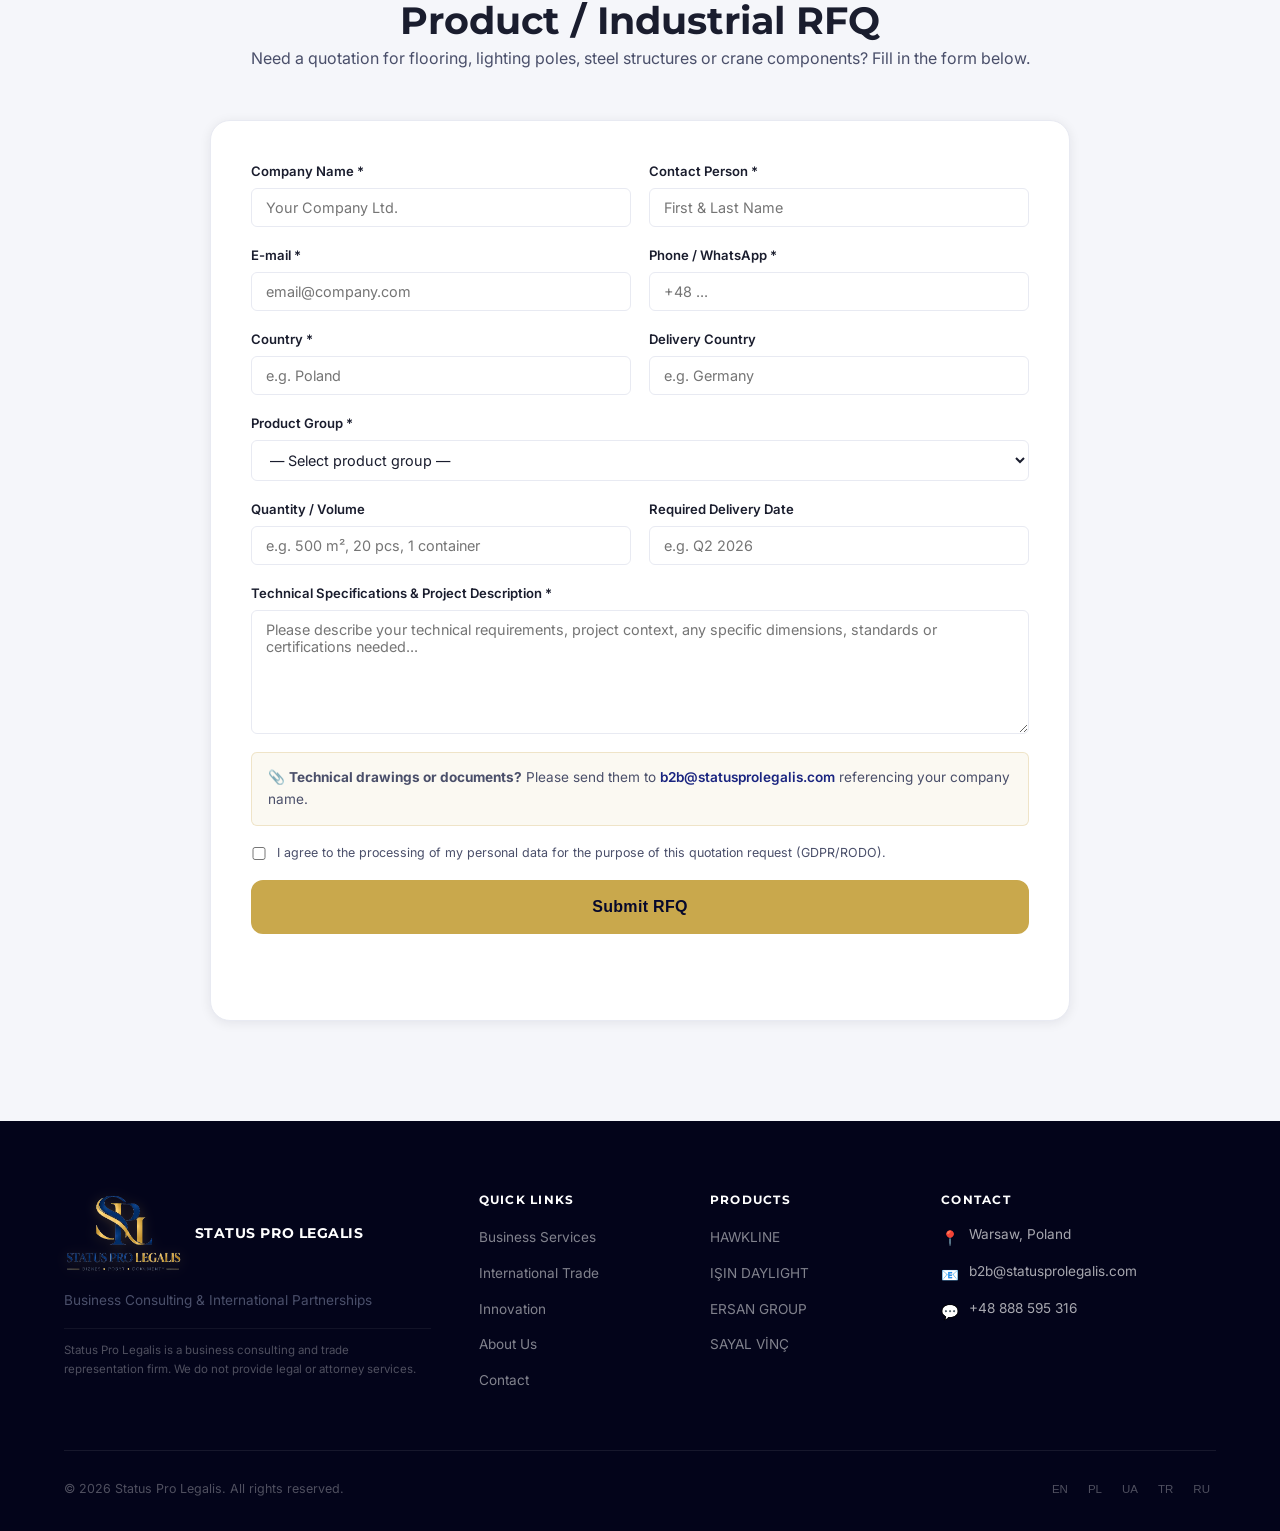
<file: contact.html>
<!DOCTYPE html>
<html lang="en">
<head>
  <meta charset="UTF-8"/>
  <meta name="viewport" content="width=device-width, initial-scale=1.0"/>
  <title>Contact & RFQ — Status Pro Legalis</title>
  <meta name="description" content="Contact Status Pro Legalis for business consulting, company formation or industrial product quotations."/>
  <link rel="icon" type="image/svg+xml" href="favicon.svg"/>
  <link rel="preconnect" href="https://fonts.googleapis.com"/>
  <link rel="preconnect" href="https://fonts.gstatic.com" crossorigin/>
  <link href="https://fonts.googleapis.com/css2?family=Inter:wght@400;500;600&family=Montserrat:wght@600;700;800&display=swap" rel="stylesheet"/>
  <link rel="stylesheet" href="css/style.css?v=20261120d"/>
</head>
<body>

<div id="nav-placeholder"></div>

<!-- PAGE HERO -->
<section class="page-hero">
  <div class="container">
    <div class="page-breadcrumb"><a href="index.html" data-i18n="nav.home">Home</a><span>›</span><span data-i18n="contact.crumb">Contact</span></div>
    <div class="section-label" data-i18n="contact.label">Get in Touch</div>
    <h1 data-i18n="contact.h1">Contact Us</h1>
    <p data-i18n="contact.hero.p">Whether you need business consulting, company registration in Poland, or B2B product quotations — we're here to help.</p>
  </div>
</section>

<!-- CONTACT SECTION -->
<section class="section">
  <div class="container">
    <div class="contact-layout">

      <!-- LEFT: Contact Info -->
      <div class="contact-info">
        <h2 data-i18n="contact.info.h2">Let's talk business</h2>
        <p data-i18n="contact.info.p">Reach out through any channel you prefer. We typically respond within 24 hours.</p>

        <div class="contact-cards">
          <a href="mailto:b2b@statusprolegalis.com" class="contact-card">
            <div class="contact-card-icon">📧</div>
            <div>
              <div class="contact-card-label" data-i18n="contact.card.email">E-mail</div>
              <div class="contact-card-value">b2b@statusprolegalis.com</div>
            </div>
          </a>
          <a href="https://wa.me/48888595316" target="_blank" class="contact-card">
            <div class="contact-card-icon">💬</div>
            <div>
              <div class="contact-card-label" data-i18n="contact.card.wa">WhatsApp</div>
              <div class="contact-card-value">+48 888 595 316</div>
            </div>
          </a>
          <div class="contact-card">
            <div class="contact-card-icon">📍</div>
            <div>
              <div class="contact-card-label" data-i18n="contact.card.loc">Location</div>
              <div class="contact-card-value" data-i18n="contact.card.loc.val">Warsaw, Poland</div>
            </div>
          </div>
          <div class="contact-card">
            <div class="contact-card-icon">🕐</div>
            <div>
              <div class="contact-card-label" data-i18n="contact.card.hours">Working Hours</div>
              <div class="contact-card-value" data-i18n="contact.card.hours.val">Mon–Fri, 9:00–18:00 CET</div>
            </div>
          </div>
        </div>

        <div class="contact-langs">
          <div class="contact-langs-label" data-i18n="contact.langs.label">We speak:</div>
          <div class="contact-lang-tags">
            <span data-i18n="ct.x.1">🇬🇧 English</span>
            <span data-i18n="ct.x.2">🇵🇱 Polish</span>
            <span data-i18n="ct.x.3">🇺🇦 Ukrainian</span>
            <span data-i18n="ct.x.4">🇹🇷 Turkish</span>
            <span data-i18n="ct.x.5">🇷🇺 Russian</span>
          </div>
        </div>
      </div>

      <!-- RIGHT: Simple Contact Form -->
      <div class="form-box">
        <h3 data-i18n="contact.form.h2">Send us a message</h3>
        <p data-i18n="ct.x.6">For general inquiries, consulting questions or to start a conversation.</p>
        <form id="contactForm" class="form-fields">
          <div class="form-row">
            <div class="form-group">
              <label data-i18n="ct.x.7">First &amp; Last Name *</label>
              <input type="text" name="name" required placeholder="John Smith" data-i18n-ph="ct.x.8"/>
            </div>
            <div class="form-group">
              <label data-i18n="ct.x.9">Company</label>
              <input type="text" name="company" placeholder="Your Company Ltd." data-i18n-ph="ct.x.10"/>
            </div>
          </div>
          <div class="form-row">
            <div class="form-group">
              <label data-i18n="ct.x.11">E-mail *</label>
              <input type="email" name="email" required placeholder="john@company.com"/>
            </div>
            <div class="form-group">
              <label data-i18n="ct.x.12">Phone / WhatsApp</label>
              <input type="tel" name="phone" placeholder="+48 ..."/>
            </div>
          </div>
          <div class="form-group">
            <label data-i18n="ct.x.13">Subject *</label>
            <select name="subject" required>
              <option value="" data-i18n="ct.x.14">— Select topic —</option>
              <option value="Company formation in Poland" data-i18n="ct.x.15">Company formation in Poland</option>
              <option value="Market entry consulting" data-i18n="ct.x.16">Market entry consulting</option>
              <option value="International trade / B2B partnership" data-i18n="ct.x.17">International trade / B2B partnership</option>
              <option value="Industrial products inquiry" data-i18n="ct.x.18">Industrial products inquiry</option>
              <option value="Innovation &amp; partnerships" data-i18n="ct.x.19">Innovation &amp; partnerships</option>
              <option value="Other" data-i18n="ct.x.20">Other</option>
            </select>
          </div>
          <div class="form-group">
            <label data-i18n="ct.x.21">Message *</label>
            <textarea name="message" rows="5" required placeholder="Tell us about your project or question..." data-i18n-ph="ct.x.22"></textarea>
          </div>
          <div class="form-gdpr">
            <input type="checkbox" id="gdpr" required/>
            <label for="gdpr" data-i18n="ct.x.23">I agree to the processing of my personal data for the purpose of handling this inquiry (GDPR/RODO).</label>
          </div>
          <button type="submit" class="btn btn-primary" style="width:100%;justify-content:center;" data-i18n="contact.form.btn">Send Message</button>
          <div id="contact-status" class="form-status"></div>
        </form>
      </div>

    </div>
  </div>
</section>

<!-- RFQ SECTION -->
<section class="section section--alt" id="rfq">
  <div class="container">
    <div class="text-center reveal">
      <div class="section-label" data-i18n="rfq.label">Industrial Products</div>
      <h2 data-i18n="rfq.h2">Request a Quote (RFQ)</h2>
      <p data-i18n="rfq.p">Use this form to request pricing and availability for our industrial products.<br>We'll respond with a detailed offer within 2 business days.</p>
    </div>
    <div class="rfq-box reveal">
      <form id="rfqForm" class="form-fields">
        <div class="form-row">
          <div class="form-group">
            <label data-i18n="ct.x.24">Company Name *</label>
            <input type="text" name="company" required placeholder="Your Company Ltd." data-i18n-ph="ct.x.10"/>
          </div>
          <div class="form-group">
            <label data-i18n="ct.x.25">Contact Person *</label>
            <input type="text" name="name" required placeholder="First &amp; Last Name" data-i18n-ph="ct.x.26"/>
          </div>
        </div>
        <div class="form-row">
          <div class="form-group">
            <label data-i18n="ct.x.11">E-mail *</label>
            <input type="email" name="email" required placeholder="email@company.com"/>
          </div>
          <div class="form-group">
            <label data-i18n="ct.x.27">Phone / WhatsApp *</label>
            <input type="tel" name="phone" required placeholder="+48 ..."/>
          </div>
        </div>
        <div class="form-row">
          <div class="form-group">
            <label data-i18n="ct.x.28">Country *</label>
            <input type="text" name="country" required placeholder="e.g. Poland" data-i18n-ph="ct.x.29"/>
          </div>
          <div class="form-group">
            <label data-i18n="ct.x.30">Delivery Country</label>
            <input type="text" name="delivery_country" placeholder="e.g. Germany" data-i18n-ph="ct.x.31"/>
          </div>
        </div>
        <div class="form-group">
          <label data-i18n="ct.x.32">Product Group *</label>
          <select name="product_group" required>
            <option value="" data-i18n="ct.x.33">— Select product group —</option>
            <option value="HAWKLINE — SPC/LVT Flooring" data-i18n="ct.x.34">HAWKLINE — SPC/LVT Flooring</option>
            <option value="HAWKLINE — Decorative Wall Panels" data-i18n="ct.x.35">HAWKLINE — Decorative Wall Panels</option>
            <option value="HAWKLINE — Skirting Boards" data-i18n="ct.x.36">HAWKLINE — Skirting Boards</option>
            <option value="IŞIN DAYLIGHT — Street Lighting Poles" data-i18n="ct.x.37">IŞIN DAYLIGHT — Street Lighting Poles</option>
            <option value="IŞIN DAYLIGHT — Decorative Lighting Poles" data-i18n="ct.x.38">IŞIN DAYLIGHT — Decorative Lighting Poles</option>
            <option value="IŞIN DAYLIGHT — Solar Lighting Poles" data-i18n="ct.x.39">IŞIN DAYLIGHT — Solar Lighting Poles</option>
            <option value="IŞIN DAYLIGHT — High Mast Poles" data-i18n="ct.x.40">IŞIN DAYLIGHT — High Mast Poles</option>
            <option value="IŞIN DAYLIGHT — Traffic &amp; Camera Poles" data-i18n="ct.x.41">IŞIN DAYLIGHT — Traffic &amp; Camera Poles</option>
            <option value="ERSAN GROUP — Power Transmission Towers" data-i18n="ct.x.42">ERSAN GROUP — Power Transmission Towers</option>
            <option value="ERSAN GROUP — Telecom Towers" data-i18n="ct.x.43">ERSAN GROUP — Telecom Towers</option>
            <option value="ERSAN GROUP — Substation Steel Structures" data-i18n="ct.x.44">ERSAN GROUP — Substation Steel Structures</option>
            <option value="ERSAN GROUP — Industrial Steel Structures" data-i18n="ct.x.45">ERSAN GROUP — Industrial Steel Structures</option>
            <option value="SAYAL VİNÇ — Electric Hoists" data-i18n="ct.x.46">SAYAL VİNÇ — Electric Hoists</option>
            <option value="SAYAL VİNÇ — Monorail Systems" data-i18n="ct.x.47">SAYAL VİNÇ — Monorail Systems</option>
            <option value="SAYAL VİNÇ — End Carriages" data-i18n="ct.x.48">SAYAL VİNÇ — End Carriages</option>
            <option value="SAYAL VİNÇ — Other Crane Components" data-i18n="ct.x.49">SAYAL VİNÇ — Other Crane Components</option>
          </select>
        </div>
        <div class="form-row">
          <div class="form-group">
            <label data-i18n="rfq.qty">Quantity / Volume</label>
            <input type="text" name="quantity" placeholder="e.g. 500 m², 20 pcs, 1 container" data-i18n-ph="ct.x.50"/>
          </div>
          <div class="form-group">
            <label data-i18n="ct.x.51">Required Delivery Date</label>
            <input type="text" name="delivery_date" placeholder="e.g. Q2 2026" data-i18n-ph="ct.x.52"/>
          </div>
        </div>
        <div class="form-group">
          <label data-i18n="ct.x.53">Technical Specifications &amp; Project Description *</label>
          <textarea name="specs" rows="6" required placeholder="Please describe your technical requirements, project context, any specific dimensions, standards or certifications needed..." data-i18n-ph="ct.x.54"></textarea>
        </div>
        <div class="form-note" data-i18n="ct.x.55">
          📎 <strong>Technical drawings or documents?</strong> Please send them to <a href="mailto:b2b@statusprolegalis.com">b2b@statusprolegalis.com</a> referencing your company name.
        </div>
        <div class="form-gdpr">
          <input type="checkbox" id="rfq-gdpr" required/>
          <label for="rfq-gdpr" data-i18n="ct.x.56">I agree to the processing of my personal data for the purpose of this quotation request (GDPR/RODO).</label>
        </div>
        <button type="submit" class="btn btn-primary" style="width:100%;justify-content:center;font-size:1rem;padding:16px;" data-i18n="rfq.btn">Submit RFQ</button>
        <div id="rfq-status" class="form-status"></div>
      </form>
    </div>
  </div>
</section>

<div id="footer-placeholder"></div>

<style>
.contact-layout { display: grid; grid-template-columns: 1fr 1.4fr; gap: 60px; align-items: start; }
.contact-info h2 { margin-bottom: 12px; }
.contact-info > p { margin-bottom: 32px; }
.contact-cards { display: grid; grid-template-columns: 1fr 1fr; gap: 14px; margin-bottom: 32px; }
.contact-card {
  display: flex; align-items: center; gap: 12px;
  background: var(--white); border: 1px solid var(--gray-light);
  border-radius: var(--radius); padding: 16px; transition: var(--transition);
  text-decoration: none; color: inherit;
}
a.contact-card:hover { border-color: rgba(201,168,76,0.4); transform: translateY(-2px); box-shadow: var(--shadow-sm); }
.contact-card-icon { font-size: 1.4rem; }
.contact-card-label { font-size: 0.72rem; color: var(--gray); text-transform: uppercase; letter-spacing: 0.06em; }
.contact-card-value { font-weight: 600; font-size: 0.88rem; }
.contact-langs-label { font-size: 0.78rem; color: var(--gray); margin-bottom: 10px; text-transform: uppercase; letter-spacing: 0.06em; }
.contact-lang-tags { display: flex; flex-wrap: wrap; gap: 8px; }
.contact-lang-tags span {
  font-size: 0.82rem; padding: 5px 12px; background: var(--off-white);
  border: 1px solid var(--gray-light); border-radius: 100px;
}
.form-box {
  background: var(--white); border: 1px solid var(--gray-light);
  border-radius: var(--radius-lg); padding: 36px;
  box-shadow: var(--shadow-sm);
}
.form-box h3 { margin-bottom: 6px; }
.form-box > p { margin-bottom: 24px; font-size: 0.9rem; }
.rfq-box {
  background: var(--white); border: 1px solid var(--gray-light);
  border-radius: var(--radius-lg); padding: 40px;
  box-shadow: var(--shadow-sm); max-width: 860px; margin: 48px auto 0;
}
/* Form fields */
.form-fields { display: flex; flex-direction: column; gap: 18px; }
.form-row { display: grid; grid-template-columns: 1fr 1fr; gap: 18px; }
.form-group { display: flex; flex-direction: column; gap: 6px; }
.form-group label { font-size: 0.82rem; font-weight: 600; color: var(--text); }
.form-group input, .form-group select, .form-group textarea {
  border: 1.5px solid var(--gray-light); border-radius: var(--radius-sm);
  padding: 10px 14px; font-size: 0.9rem; font-family: var(--font);
  color: var(--text); background: var(--white); transition: var(--transition);
  outline: none;
}
.form-group input:focus, .form-group select:focus, .form-group textarea:focus {
  border-color: var(--blue); box-shadow: 0 0 0 3px rgba(26,37,128,0.08);
}
.form-group textarea { resize: vertical; min-height: 100px; }
.form-gdpr { display: flex; gap: 10px; align-items: flex-start; }
.form-gdpr input { margin-top: 3px; min-width: 16px; accent-color: var(--blue); }
.form-gdpr label { font-size: 0.78rem; color: var(--text-mid); line-height: 1.5; }
.form-note {
  background: rgba(201,168,76,0.07); border: 1px solid rgba(201,168,76,0.25);
  border-radius: var(--radius-sm); padding: 14px 16px; font-size: 0.85rem; color: var(--text-mid);
}
.form-note a { color: var(--blue); font-weight: 600; }
.form-status { min-height: 24px; font-size: 0.88rem; text-align: center; margin-top: 4px; }
.form-status.success { color: #16a34a; }
.form-status.error   { color: #dc2626; }
@media(max-width:900px){ .contact-layout{grid-template-columns:1fr;} }
@media(max-width:600px){ .form-row{grid-template-columns:1fr;} .contact-cards{grid-template-columns:1fr;} }
</style>

<script src="js/i18n.js?v=20261120d"></script>
<script src="js/i18n-pages.js?v=20261120d"></script>
<script src="js/components.js?v=20261120d"></script>
<script>
const TG_TOKEN   = '8686271606:AAFt_7u7ebRDmfEik5xihES4ox4ccas_ccg';
const TG_CHAT_ID = '-1003859260275';

async function sendToTelegram(text) {
  await fetch(`https://api.telegram.org/bot${TG_TOKEN}/sendMessage`, {
    method: 'POST',
    headers: {'Content-Type':'application/json'},
    body: JSON.stringify({ chat_id: TG_CHAT_ID, text, parse_mode: 'HTML' })
  });
}

document.getElementById('contactForm').addEventListener('submit', async e => {
  e.preventDefault();
  const btn    = e.target.querySelector('button[type=submit]');
  const status = document.getElementById('contact-status');
  const fd     = new FormData(e.target);
  btn.disabled = true; btn.textContent = t('contact.form.sending');
  try {
    await sendToTelegram(
      `📩 <b>New Contact Message</b>\n` +
      `👤 ${fd.get('name')} | ${fd.get('company') || '—'}\n` +
      `📧 ${fd.get('email')}\n` +
      `📞 ${fd.get('phone') || '—'}\n` +
      `📌 ${fd.get('subject')}\n\n` +
      `💬 ${fd.get('message')}`
    );
    status.className = 'form-status success';
    status.textContent = t('contact.form.success');
    e.target.reset();
  } catch {
    status.className = 'form-status error';
    status.textContent = t('contact.form.error');
  } finally {
    btn.disabled = false; btn.textContent = t('contact.form.btn');
  }
});

document.getElementById('rfqForm').addEventListener('submit', async e => {
  e.preventDefault();
  const btn    = e.target.querySelector('button[type=submit]');
  const status = document.getElementById('rfq-status');
  const fd     = new FormData(e.target);
  btn.disabled = true; btn.textContent = t('rfq.sending');
  try {
    await sendToTelegram(
      `📦 <b>New RFQ Request</b>\n` +
      `🏢 ${fd.get('company')}\n` +
      `👤 ${fd.get('name')}\n` +
      `📧 ${fd.get('email')}\n` +
      `📞 ${fd.get('phone')}\n` +
      `🌍 ${fd.get('country')} → ${fd.get('delivery_country') || '—'}\n` +
      `📦 <b>Product:</b> ${fd.get('product_group')}\n` +
      `🔢 Qty: ${fd.get('quantity') || '—'} | Delivery: ${fd.get('delivery_date') || '—'}\n\n` +
      `📋 <b>Specs:</b>\n${fd.get('specs')}`
    );
    status.className = 'form-status success';
    status.textContent = t('rfq.success');
    e.target.reset();
  } catch {
    status.className = 'form-status error';
    status.textContent = t('rfq.error');
  } finally {
    btn.disabled = false; btn.textContent = t('rfq.btn');
  }
});
</script>
</body>
</html>
</file>
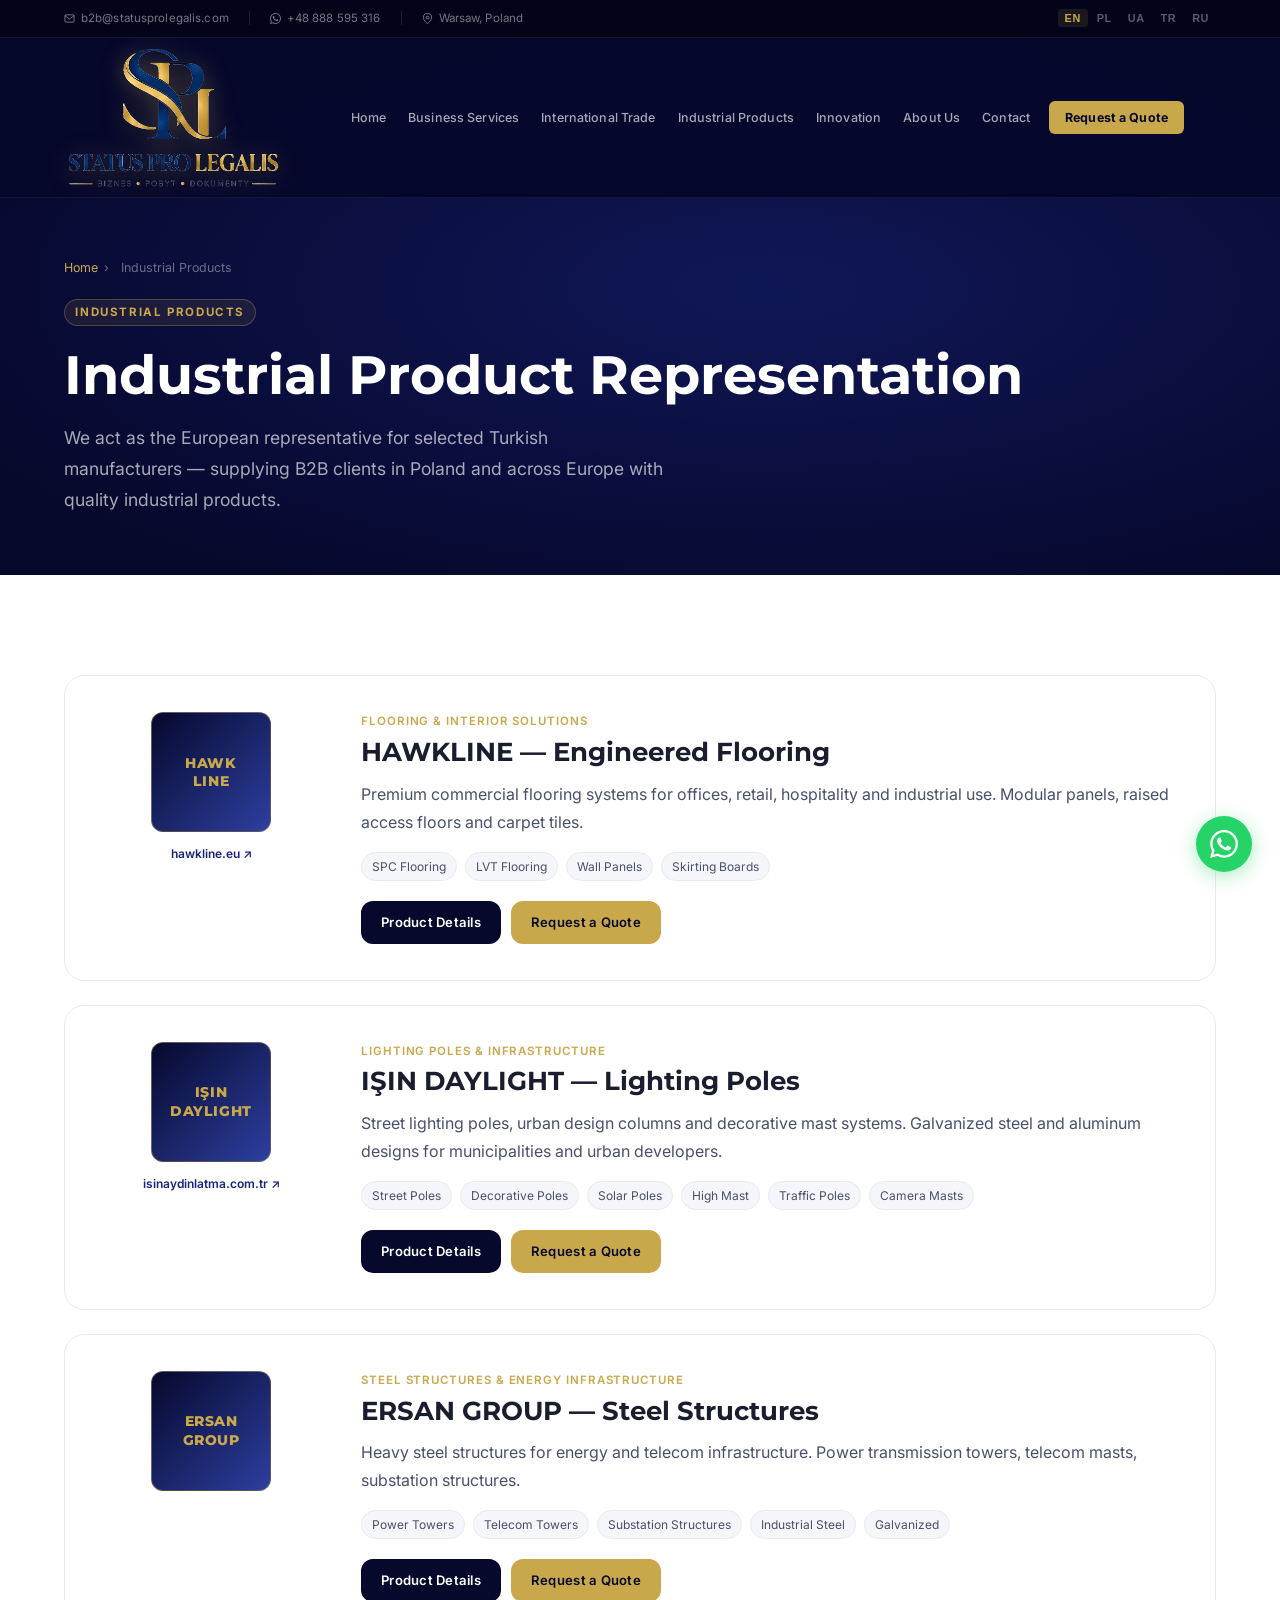
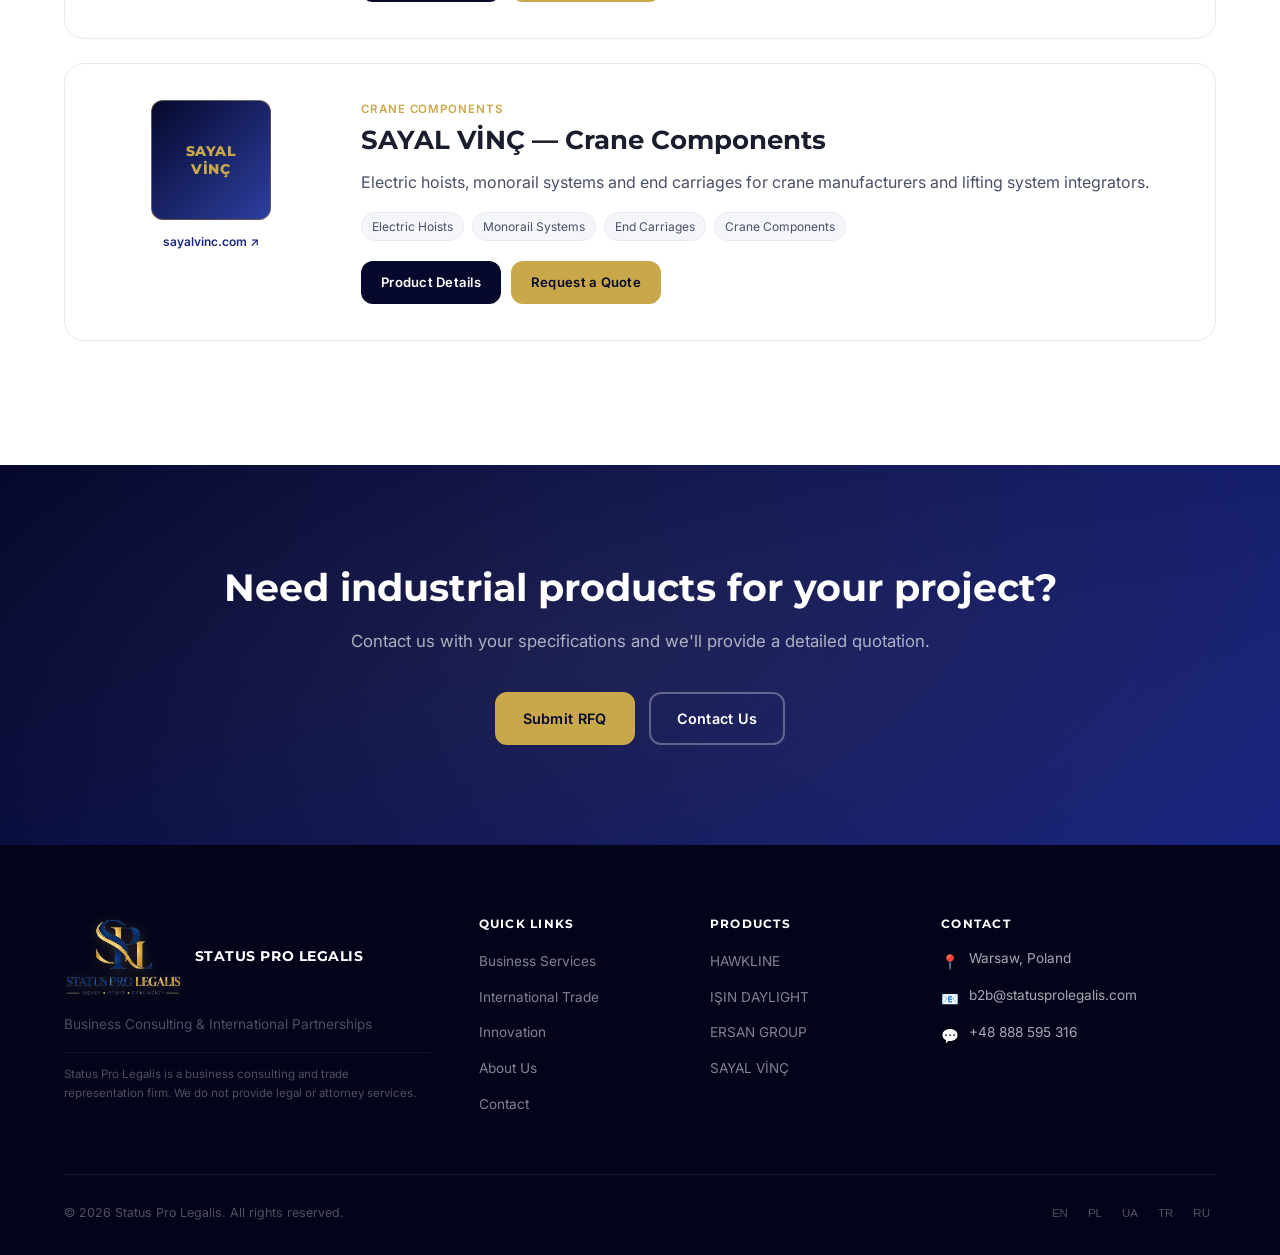
<file: industrial-products.html>
<!DOCTYPE html>
<html lang="en">
<head>
  <meta charset="UTF-8"/>
  <meta name="viewport" content="width=device-width, initial-scale=1.0"/>
  <title>Industrial Products — Status Pro Legalis</title>
  <meta name="description" content="Industrial product representation: flooring, lighting poles, steel structures and crane components for European B2B buyers."/>
  <link rel="icon" type="image/svg+xml" href="favicon.svg"/>
  <link rel="preconnect" href="https://fonts.googleapis.com"/>
  <link rel="preconnect" href="https://fonts.gstatic.com" crossorigin/>
  <link href="https://fonts.googleapis.com/css2?family=Inter:wght@400;500;600&family=Montserrat:wght@600;700;800&display=swap" rel="stylesheet"/>
  <link rel="stylesheet" href="css/style.css?v=20261120d"/>
</head>
<body>

<div id="nav-placeholder"></div>

<section class="page-hero">
  <div class="container">
    <div class="page-breadcrumb"><a href="index.html" data-i18n="nav.home">Home</a><span>›</span><span data-i18n="ip.crumb">Industrial Products</span></div>
    <div class="section-label" data-i18n="ip.label">Industrial Products</div>
    <h1 data-i18n="ip.h1">Manufacturer Representation<br>in European Markets</h1>
    <p data-i18n="ip.hero.p">We represent selected manufacturers across four product categories, connecting their quality products with B2B buyers, distributors and project companies in Europe.</p>
  </div>
</section>

<section class="section">
  <div class="container">

    <div class="prod-entry reveal">
      <div class="prod-entry-logo">
        <div class="prod-logo-box">HAWK<br>LINE</div>
        <a href="https://hawkline.eu" target="_blank" rel="noopener" class="prod-website-link">hawkline.eu ↗</a>
      </div>
      <div class="prod-entry-body">
        <div class="product-cat" data-i18n="ip.x.1">Flooring &amp; Interior Solutions</div>
        <h2 data-i18n="ip.hawk.h">HAWKLINE</h2>
        <p data-i18n="ip.hawk.p">HAWKLINE manufactures premium SPC and LVT flooring, decorative wall panels and skirting boards. We represent HAWKLINE for B2B supply in Poland and Central Europe — targeting distributors, construction companies, interior designers and project developers.</p>
        <div class="prod-tags">
          <span data-i18n="ip.x.2">SPC Flooring</span><span data-i18n="ip.x.3">LVT Flooring</span><span data-i18n="ip.x.4">Wall Panels</span><span data-i18n="ip.x.5">Skirting Boards</span>
        </div>
        <div class="prod-entry-actions">
          <a href="products/hawkline.html" class="btn btn-dark btn-sm" data-i18n="ip.x.6">Product Details</a>
          <a href="contact.html#rfq" class="btn btn-primary btn-sm" data-i18n="nav.rfq">Request a Quote</a>
        </div>
      </div>
    </div>

    <div class="prod-entry reveal">
      <div class="prod-entry-logo">
        <div class="prod-logo-box">IŞIN<br>DAYLIGHT</div>
        <a href="https://www.isinaydinlatma.com.tr" target="_blank" rel="noopener" class="prod-website-link">isinaydinlatma.com.tr ↗</a>
      </div>
      <div class="prod-entry-body">
        <div class="product-cat" data-i18n="ip.x.7">Lighting Poles &amp; Infrastructure</div>
        <h2 data-i18n="ip.isin.h">IŞIN DAYLIGHT</h2>
        <p data-i18n="ip.isin.p">Turkish manufacturer of galvanized steel lighting poles for urban infrastructure, highways, parks and industrial areas. Full product range: street lighting, decorative, solar, high-mast, and traffic/camera poles. We facilitate supply to infrastructure companies, municipalities, electrical contractors and distributors in Europe.</p>
        <div class="prod-tags">
          <span data-i18n="ip.x.8">Street Poles</span><span data-i18n="ip.x.9">Decorative Poles</span><span data-i18n="ip.x.10">Solar Poles</span><span data-i18n="ip.x.11">High Mast</span><span data-i18n="ip.x.12">Traffic Poles</span><span data-i18n="ip.x.13">Camera Masts</span>
        </div>
        <div class="prod-entry-actions">
          <a href="products/isin-daylight.html" class="btn btn-dark btn-sm" data-i18n="ip.x.6">Product Details</a>
          <a href="contact.html#rfq" class="btn btn-primary btn-sm" data-i18n="nav.rfq">Request a Quote</a>
        </div>
      </div>
    </div>

    <div class="prod-entry reveal">
      <div class="prod-entry-logo">
        <div class="prod-logo-box">ERSAN<br>GROUP</div>
      </div>
      <div class="prod-entry-body">
        <div class="product-cat" data-i18n="ersan.label">Steel Structures &amp; Energy Infrastructure</div>
        <h2 data-i18n="ip.ersan.h">ERSAN GROUP</h2>
        <p data-i18n="ip.ersan.p">Specialist manufacturer of heavy steel structures for the energy and telecom sectors. Products include power transmission towers, telecom masts, substation steel structures and custom industrial steel constructions — all hot-dip galvanized to international standards. Target clients: energy companies, EPC contractors, infrastructure developers, telecom companies.</p>
        <div class="prod-tags">
          <span data-i18n="ip.x.14">Power Towers</span><span data-i18n="ip.x.15">Telecom Towers</span><span data-i18n="ip.x.16">Substation Structures</span><span data-i18n="ip.x.17">Industrial Steel</span><span data-i18n="ip.x.18">Galvanized</span>
        </div>
        <div class="prod-entry-actions">
          <a href="products/ersan-group.html" class="btn btn-dark btn-sm" data-i18n="ip.x.6">Product Details</a>
          <a href="contact.html#rfq" class="btn btn-primary btn-sm" data-i18n="nav.rfq">Request a Quote</a>
        </div>
      </div>
    </div>

    <div class="prod-entry reveal">
      <div class="prod-entry-logo">
        <div class="prod-logo-box">SAYAL<br>VİNÇ</div>
        <a href="https://www.sayalvinc.com/en" target="_blank" rel="noopener" class="prod-website-link">sayalvinc.com ↗</a>
      </div>
      <div class="prod-entry-body">
        <div class="product-cat" data-i18n="p4.cat">Crane Components</div>
        <h2 data-i18n="ip.sayal.h">SAYAL VİNÇ — Crane Components</h2>
        <p data-i18n="ip.sayal.p">We represent selected crane components from SAYAL VİNÇ for B2B supply in Europe. <strong>Note: we do not sell complete cranes</strong> — our focus is on crane components for manufacturers, service companies and system integrators. Products include electric hoists, monorail lifting systems, end-carriages and other crane drive components.</p>
        <div class="prod-tags">
          <span data-i18n="sayal.1.h">Electric Hoists</span><span data-i18n="ip.x.19">Monorail Systems</span><span data-i18n="ip.x.20">End Carriages</span><span data-i18n="p4.cat">Crane Components</span>
        </div>
        <div class="prod-entry-actions">
          <a href="products/sayal-vinc.html" class="btn btn-dark btn-sm" data-i18n="ip.x.6">Product Details</a>
          <a href="contact.html#rfq" class="btn btn-primary btn-sm" data-i18n="nav.rfq">Request a Quote</a>
        </div>
      </div>
    </div>

  </div>
</section>

<section class="cta-section">
  <div class="container">
    <h2 data-i18n="ip.cta.h2">Need a quote for industrial products?</h2>
    <p data-i18n="ip.cta.p">Use our RFQ form to request pricing. We respond within 2 business days.</p>
    <div class="cta-actions">
      <a href="contact.html#rfq" class="btn btn-primary" data-i18n="ip.cta.btn1">Submit RFQ</a>
      <a href="contact.html" class="btn btn-outline" data-i18n="ip.cta.btn2">Contact Us</a>
    </div>
  </div>
</section>

<div id="footer-placeholder"></div>

<style>
.prod-entry {
  display: grid; grid-template-columns: 220px 1fr; gap: 40px; align-items: start;
  background: var(--white); border: 1px solid var(--gray-light); border-radius: var(--radius-lg);
  padding: 36px; margin-bottom: 24px; transition: var(--transition);
}
.prod-entry:hover { box-shadow: var(--shadow); border-color: rgba(201,168,76,0.3); }
.prod-entry-logo { display: flex; flex-direction: column; align-items: center; gap: 12px; }
.prod-logo-box {
  width: 120px; height: 120px; border-radius: var(--radius);
  background: linear-gradient(135deg, var(--navy), var(--blue-light));
  border: 1px solid rgba(201,168,76,0.4); display: flex; align-items: center; justify-content: center;
  font-family: var(--font-display); font-weight: 800; font-size: 0.9rem;
  color: var(--gold); letter-spacing: 0.04em; text-align: center; line-height: 1.3;
}
.prod-website-link { font-size: 0.75rem; color: var(--blue); font-weight: 600; }
.prod-entry-body .product-cat { margin-bottom: 6px; }
.prod-entry-body h2 { margin-bottom: 12px; font-size: 1.6rem; }
.prod-entry-body p  { margin-bottom: 16px; }
.prod-tags { display: flex; flex-wrap: wrap; gap: 8px; margin-bottom: 20px; }
.prod-tags span {
  font-size: 0.75rem; padding: 4px 10px; background: var(--off-white);
  border: 1px solid var(--gray-light); border-radius: 100px; color: var(--text-mid);
}
.prod-entry-actions { display: flex; gap: 10px; }
@media(max-width:700px){ .prod-entry{grid-template-columns:1fr;} .prod-entry-logo{flex-direction:row;} }
</style>

<script src="js/i18n.js?v=20261120d"></script>
<script src="js/i18n-pages.js?v=20261120d"></script>
<script src="js/components.js?v=20261120d"></script>
</body>
</html>
</file>
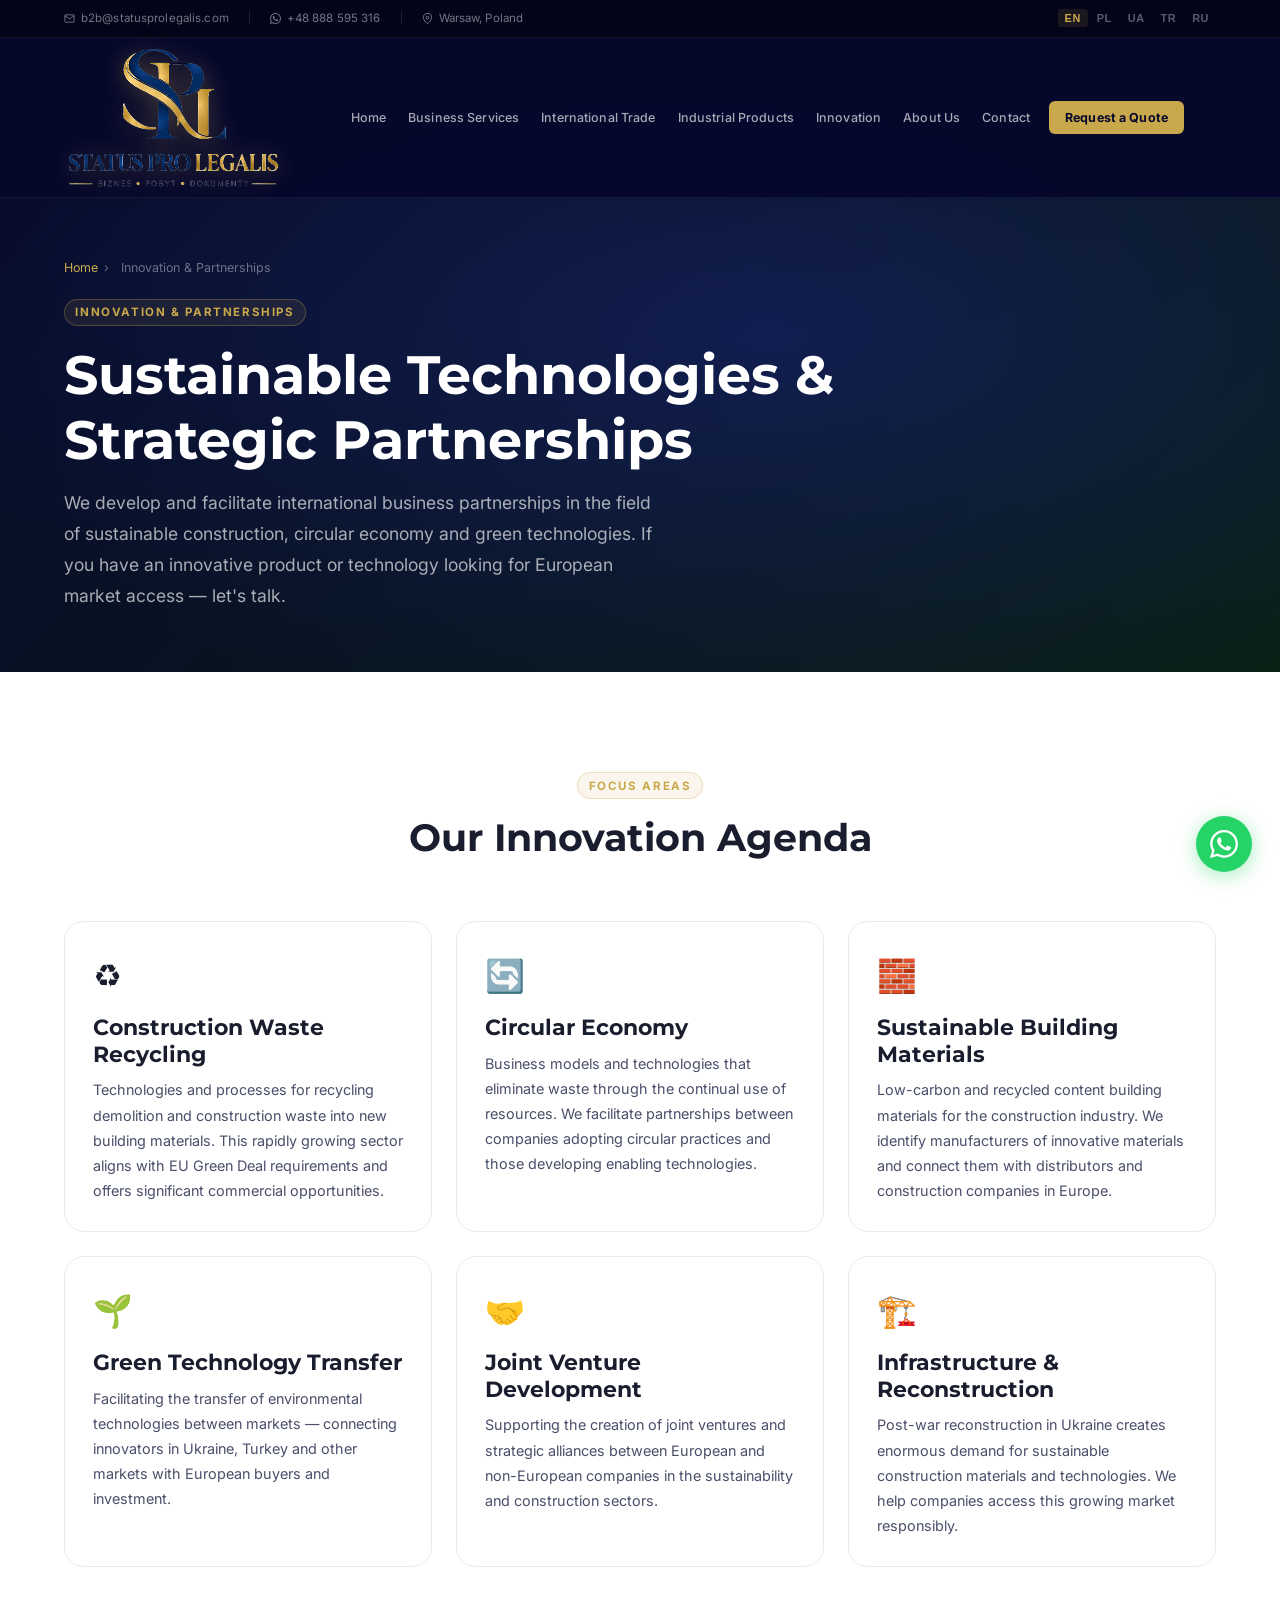
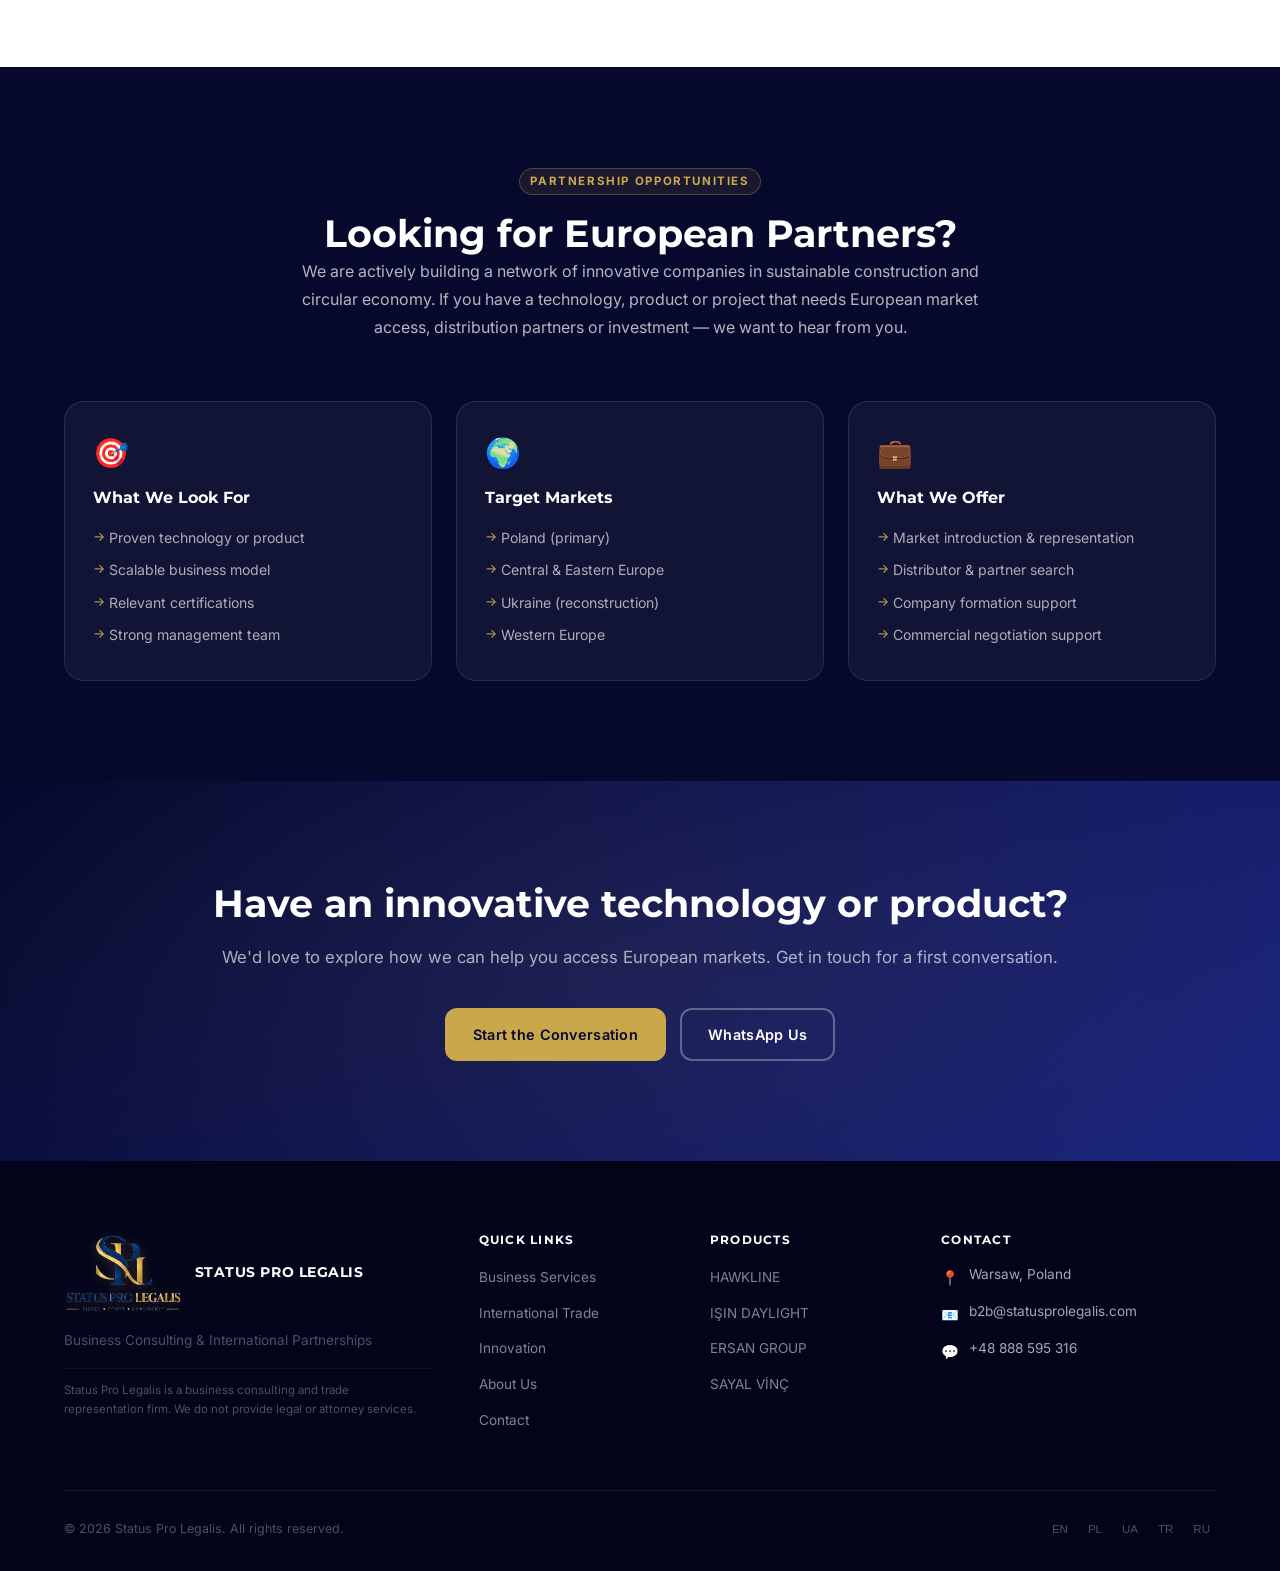
<file: innovation.html>
<!DOCTYPE html>
<html lang="en">
<head>
  <meta charset="UTF-8"/>
  <meta name="viewport" content="width=device-width, initial-scale=1.0"/>
  <title>Innovation &amp; Partnerships — Status Pro Legalis</title>
  <meta name="description" content="Strategic international projects in sustainable technologies, circular economy and construction waste recycling."/>
  <link rel="icon" type="image/svg+xml" href="favicon.svg"/>
  <link rel="preconnect" href="https://fonts.googleapis.com"/>
  <link rel="preconnect" href="https://fonts.gstatic.com" crossorigin/>
  <link href="https://fonts.googleapis.com/css2?family=Inter:wght@400;500;600&family=Montserrat:wght@600;700;800&display=swap" rel="stylesheet"/>
  <link rel="stylesheet" href="css/style.css?v=20261120d"/>
</head>
<body>

<div id="nav-placeholder"></div>

<section class="page-hero" style="background:linear-gradient(135deg,#06082C,#0a2015);">
  <div class="container">
    <div class="page-breadcrumb"><a href="index.html" data-i18n="nav.home">Home</a><span>›</span><span data-i18n="inn.crumb">Innovation &amp; Partnerships</span></div>
    <div class="section-label" data-i18n="inn.label">Innovation &amp; Partnerships</div>
    <h1 data-i18n="inn.h1">Sustainable Technologies &amp;<br>Strategic Partnerships</h1>
    <p data-i18n="inn.hero.p">We develop and facilitate international business partnerships in the field of sustainable construction, circular economy and green technologies. If you have an innovative product or technology looking for European market access — let's talk.</p>
  </div>
</section>

<section class="section">
  <div class="container">
    <div class="text-center reveal">
      <div class="section-label" data-i18n="inn.focus.label">Focus Areas</div>
      <h2 data-i18n="inn.focus.h2">Our Innovation Agenda</h2>
    </div>
    <div class="inn-grid">
      <div class="inn-card reveal reveal-delay-1">
        <div class="inn-icon">♻️</div>
        <h3 data-i18n="inn.1.h">Construction Waste Recycling</h3>
        <p data-i18n="inn.x.1">Technologies and processes for recycling demolition and construction waste into new building materials. This rapidly growing sector aligns with EU Green Deal requirements and offers significant commercial opportunities.</p>
      </div>
      <div class="inn-card reveal reveal-delay-2">
        <div class="inn-icon">🔄</div>
        <h3 data-i18n="inn.2.h">Circular Economy</h3>
        <p data-i18n="inn.x.2">Business models and technologies that eliminate waste through the continual use of resources. We facilitate partnerships between companies adopting circular practices and those developing enabling technologies.</p>
      </div>
      <div class="inn-card reveal reveal-delay-3">
        <div class="inn-icon">🧱</div>
        <h3 data-i18n="inn.3.h">Sustainable Building Materials</h3>
        <p data-i18n="inn.x.3">Low-carbon and recycled content building materials for the construction industry. We identify manufacturers of innovative materials and connect them with distributors and construction companies in Europe.</p>
      </div>
      <div class="inn-card reveal reveal-delay-1">
        <div class="inn-icon">🌱</div>
        <h3 data-i18n="inn.4.h">Green Technology Transfer</h3>
        <p data-i18n="inn.x.4">Facilitating the transfer of environmental technologies between markets — connecting innovators in Ukraine, Turkey and other markets with European buyers and investment.</p>
      </div>
      <div class="inn-card reveal reveal-delay-2">
        <div class="inn-icon">🤝</div>
        <h3 data-i18n="inn.5.h">Joint Venture Development</h3>
        <p data-i18n="inn.x.5">Supporting the creation of joint ventures and strategic alliances between European and non-European companies in the sustainability and construction sectors.</p>
      </div>
      <div class="inn-card reveal reveal-delay-3">
        <div class="inn-icon">🏗️</div>
        <h3 data-i18n="inn.6.h">Infrastructure &amp; Reconstruction</h3>
        <p data-i18n="inn.x.6">Post-war reconstruction in Ukraine creates enormous demand for sustainable construction materials and technologies. We help companies access this growing market responsibly.</p>
      </div>
    </div>
  </div>
</section>

<!-- PARTNERSHIPS -->
<section class="section section--dark">
  <div class="container">
    <div class="reveal" style="max-width:700px;margin:0 auto;text-align:center;">
      <div class="section-label text-gold" data-i18n="inn.part.label">Partnership Opportunities</div>
      <h2 class="text-white" data-i18n="inn.part.h2">Looking for European Partners?</h2>
      <p data-i18n="inn.part.p">We are actively building a network of innovative companies in sustainable construction and circular economy. If you have a technology, product or project that needs European market access, distribution partners or investment — we want to hear from you.</p>
    </div>
    <div class="partner-criteria">
      <div class="pc-item reveal reveal-delay-1">
        <div class="pc-icon">🎯</div>
        <h4 data-i18n="inn.wlf.h">What We Look For</h4>
        <ul>
          <li data-i18n="inn.x.7">Proven technology or product</li>
          <li data-i18n="inn.x.8">Scalable business model</li>
          <li data-i18n="inn.x.9">Relevant certifications</li>
          <li data-i18n="inn.x.10">Strong management team</li>
        </ul>
      </div>
      <div class="pc-item reveal reveal-delay-2">
        <div class="pc-icon">🌍</div>
        <h4 data-i18n="inn.tm.h">Target Markets</h4>
        <ul>
          <li data-i18n="inn.x.11">Poland (primary)</li>
          <li data-i18n="inn.x.12">Central &amp; Eastern Europe</li>
          <li data-i18n="inn.x.13">Ukraine (reconstruction)</li>
          <li data-i18n="inn.x.14">Western Europe</li>
        </ul>
      </div>
      <div class="pc-item reveal reveal-delay-3">
        <div class="pc-icon">💼</div>
        <h4 data-i18n="inn.wo.h">What We Offer</h4>
        <ul>
          <li data-i18n="inn.x.15">Market introduction &amp; representation</li>
          <li data-i18n="inn.x.16">Distributor &amp; partner search</li>
          <li data-i18n="inn.x.17">Company formation support</li>
          <li data-i18n="inn.x.18">Commercial negotiation support</li>
        </ul>
      </div>
    </div>
  </div>
</section>

<section class="cta-section">
  <div class="container">
    <h2 data-i18n="inn.cta.h2">Have an innovative technology or product?</h2>
    <p data-i18n="inn.cta.p">We'd love to explore how we can help you access European markets. Get in touch for a first conversation.</p>
    <div class="cta-actions">
      <a href="contact.html" class="btn btn-primary" data-i18n="inn.cta.btn1">Start the Conversation</a>
      <a href="https://wa.me/48888595316" class="btn btn-outline" target="_blank" data-i18n="inn.cta.btn2">WhatsApp Us</a>
    </div>
  </div>
</section>

<div id="footer-placeholder"></div>

<style>
.inn-grid { display: grid; grid-template-columns: repeat(3,1fr); gap: 24px; margin-top: 60px; }
.inn-card { background: var(--white); border: 1px solid var(--gray-light); border-radius: var(--radius-lg); padding: 28px; transition: var(--transition); }
.inn-card:hover { box-shadow: var(--shadow); transform: translateY(-4px); border-color: rgba(201,168,76,0.3); }
.inn-icon { font-size: 2rem; margin-bottom: 12px; }
.inn-card h3 { margin-bottom: 10px; }
.inn-card p  { font-size: 0.9rem; }
.partner-criteria { display: grid; grid-template-columns: repeat(3,1fr); gap: 24px; margin-top: 60px; }
.pc-item { background: rgba(255,255,255,0.05); border: 1px solid rgba(255,255,255,0.1); border-radius: var(--radius-lg); padding: 28px; transition: var(--transition); }
.pc-item:hover { border-color: rgba(201,168,76,0.4); }
.pc-icon { font-size: 1.8rem; margin-bottom: 12px; }
.pc-item h4 { color: var(--white); margin-bottom: 14px; }
.pc-item ul { list-style: none; }
.pc-item li { font-size: 0.88rem; color: rgba(255,255,255,0.65); padding: 5px 0; padding-left: 16px; position: relative; }
.pc-item li::before { content:'→'; position:absolute; left:0; color:var(--gold); font-size:0.8rem; }
@media(max-width:900px){ .inn-grid{grid-template-columns:1fr 1fr;} .partner-criteria{grid-template-columns:1fr;} }
@media(max-width:600px){ .inn-grid{grid-template-columns:1fr;} }
</style>

<script src="js/i18n.js?v=20261120d"></script>
<script src="js/i18n-pages.js?v=20261120d"></script>
<script src="js/components.js?v=20261120d"></script>
</body>
</html>
</file>
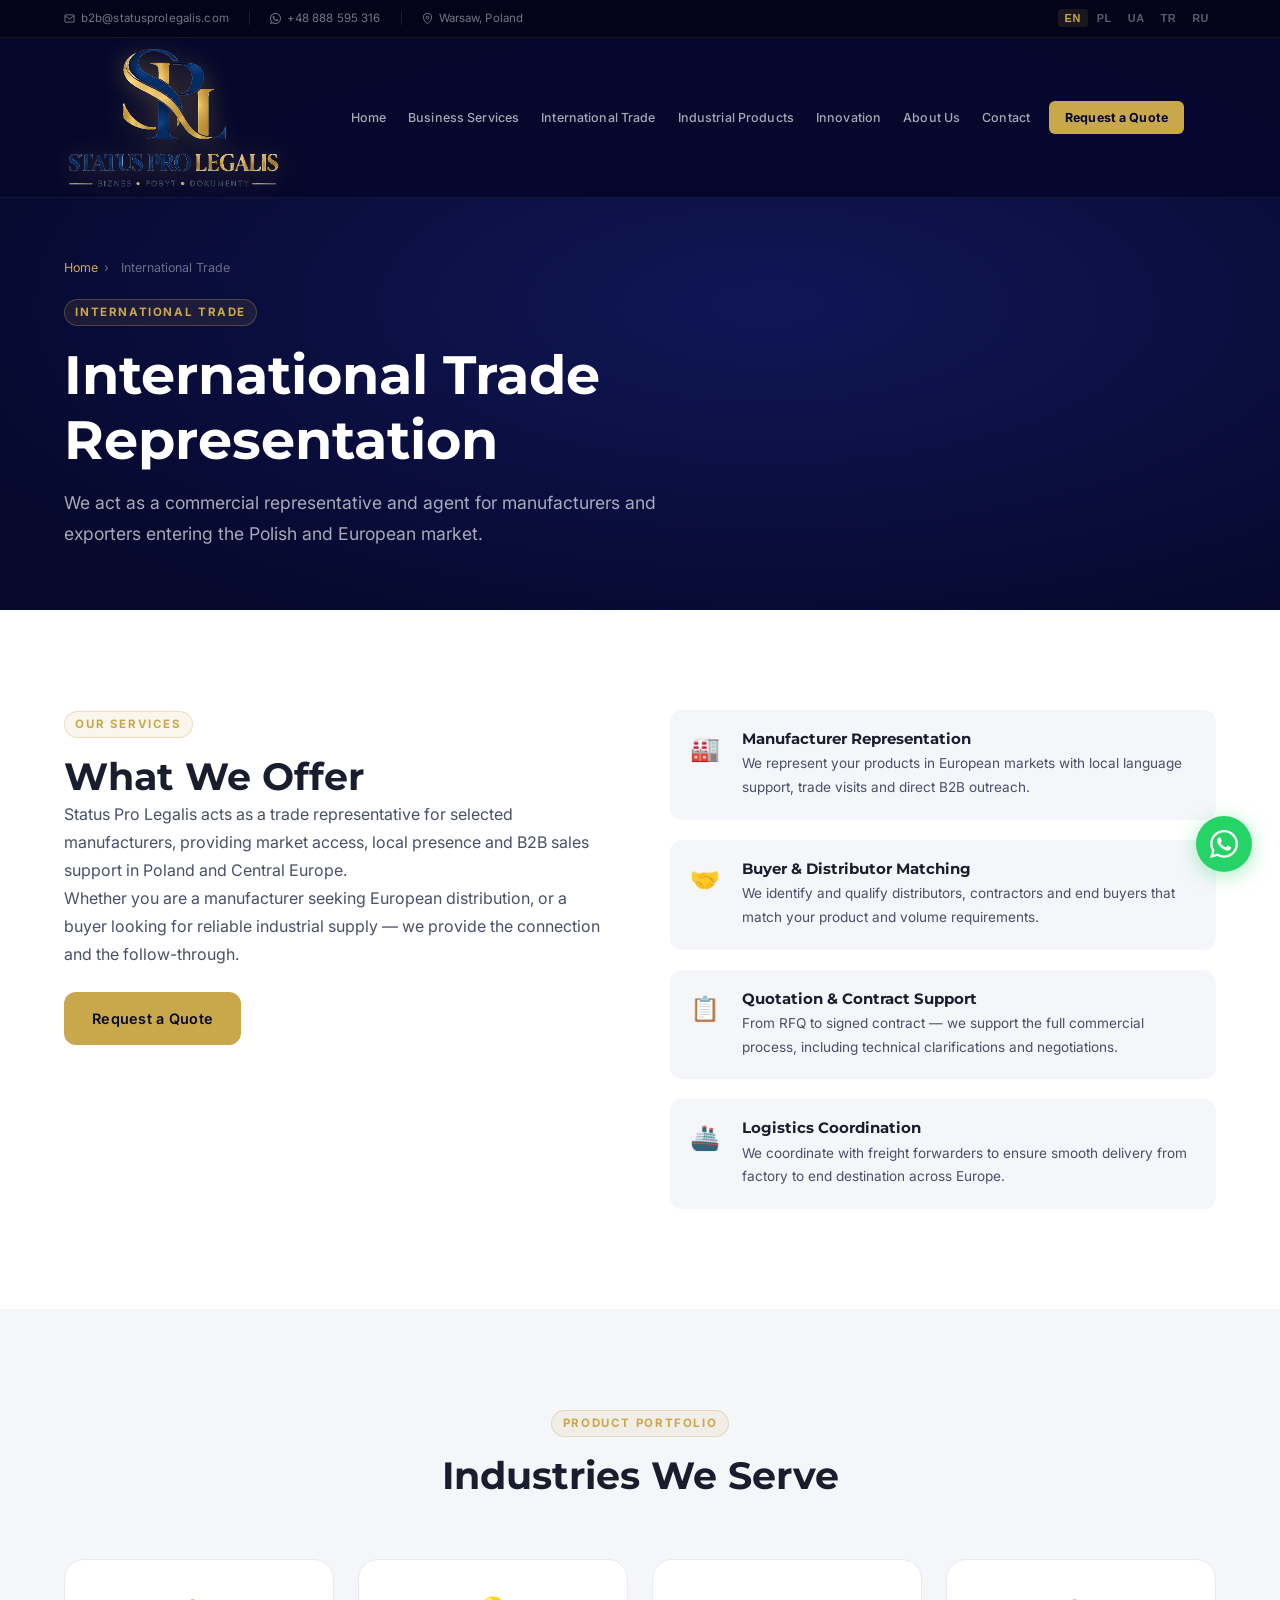
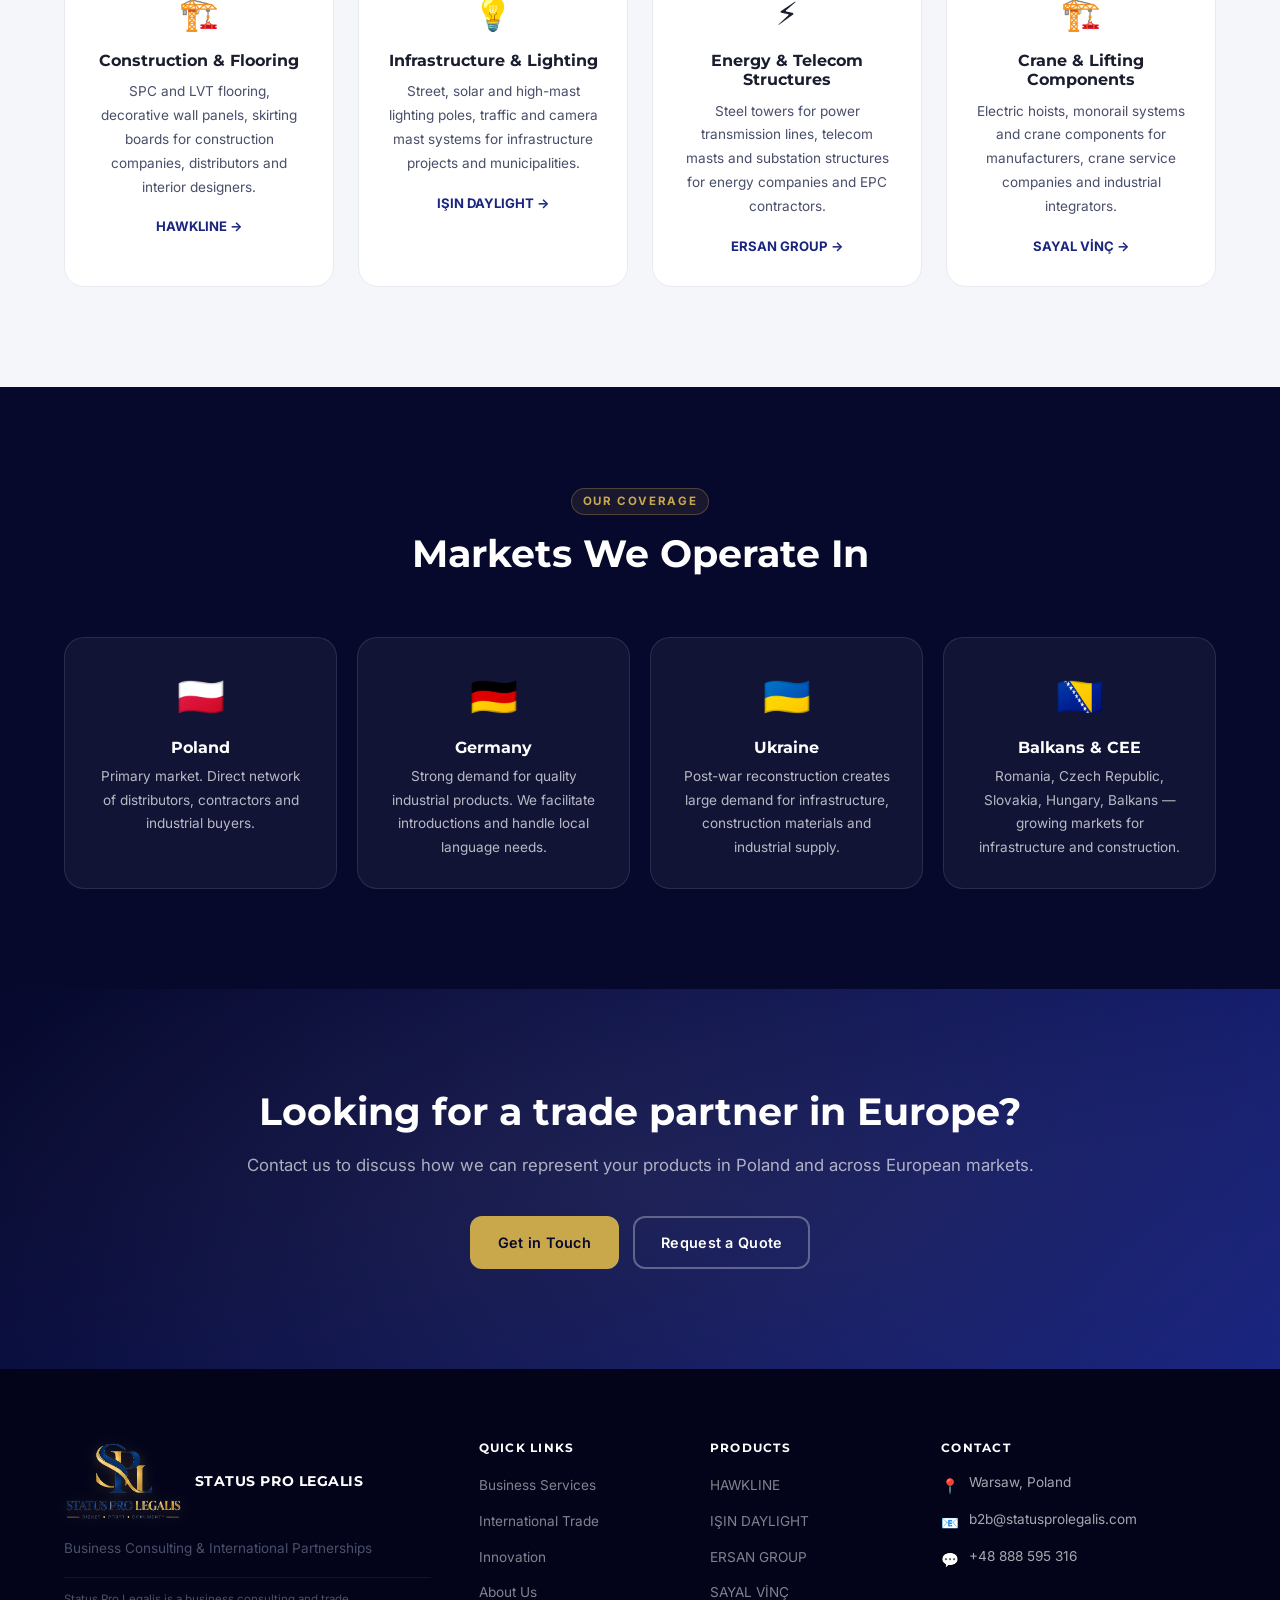
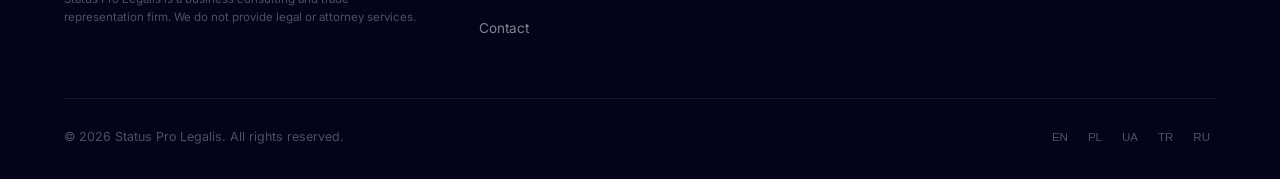
<file: international-trade.html>
<!DOCTYPE html>
<html lang="en">
<head>
  <meta charset="UTF-8"/>
  <meta name="viewport" content="width=device-width, initial-scale=1.0"/>
  <title>International Trade — Status Pro Legalis</title>
  <meta name="description" content="B2B international trade representation. We connect manufacturers with distributors and buyers across Europe."/>
  <link rel="icon" type="image/svg+xml" href="favicon.svg"/>
  <link rel="preconnect" href="https://fonts.googleapis.com"/>
  <link rel="preconnect" href="https://fonts.gstatic.com" crossorigin/>
  <link href="https://fonts.googleapis.com/css2?family=Inter:wght@400;500;600&family=Montserrat:wght@600;700;800&display=swap" rel="stylesheet"/>
  <link rel="stylesheet" href="css/style.css?v=20261120d"/>
</head>
<body>

<div id="nav-placeholder"></div>

<section class="page-hero">
  <div class="container">
    <div class="page-breadcrumb"><a href="index.html" data-i18n="nav.home">Home</a><span>›</span><span data-i18n="it.crumb">International Trade</span></div>
    <div class="section-label" data-i18n="it.label">International Trade</div>
    <h1 data-i18n="it.h1">B2B Trade &amp; Industrial<br>Supply Across Europe</h1>
    <p data-i18n="it.hero.p">We bridge the gap between quality manufacturers and B2B buyers — distributors, contractors, infrastructure companies and industrial enterprises across Europe and beyond.</p>
  </div>
</section>

<!-- WHAT WE DO -->
<section class="section">
  <div class="container">
    <div class="it-grid">
      <div class="reveal">
        <div class="section-label" data-i18n="it.services.label">What We Offer</div>
        <h2 data-i18n="it.services.h2">Your gateway to European markets</h2>
        <p data-i18n="it.x.1">Status Pro Legalis acts as a trade representative for selected manufacturers, providing market access, local presence and B2B sales support in Poland and Central Europe.</p>
        <p data-i18n="it.x.2">Whether you are a manufacturer seeking European distribution, or a buyer looking for reliable industrial supply — we provide the connection and the follow-through.</p>
        <a href="contact.html#rfq" class="btn btn-primary" style="margin-top:24px;" data-i18n="nav.rfq">Request a Quote</a>
      </div>
      <div class="it-features reveal reveal-delay-1">
        <div class="it-feature">
          <div class="it-feature-icon">🏭</div>
          <div>
            <h4 data-i18n="it.x.3">Manufacturer Representation</h4>
            <p data-i18n="it.x.4">We represent your products in European markets with local language support, trade visits and direct B2B outreach.</p>
          </div>
        </div>
        <div class="it-feature">
          <div class="it-feature-icon">🤝</div>
          <div>
            <h4 data-i18n="it.x.5">Buyer & Distributor Matching</h4>
            <p data-i18n="it.x.6">We identify and qualify distributors, contractors and end buyers that match your product and volume requirements.</p>
          </div>
        </div>
        <div class="it-feature">
          <div class="it-feature-icon">📋</div>
          <div>
            <h4 data-i18n="it.x.7">Quotation & Contract Support</h4>
            <p data-i18n="it.x.8">From RFQ to signed contract — we support the full commercial process, including technical clarifications and negotiations.</p>
          </div>
        </div>
        <div class="it-feature">
          <div class="it-feature-icon">🚢</div>
          <div>
            <h4 data-i18n="it.x.9">Logistics Coordination</h4>
            <p data-i18n="it.x.10">We coordinate with freight forwarders to ensure smooth delivery from factory to end destination across Europe.</p>
          </div>
        </div>
      </div>
    </div>
  </div>
</section>

<!-- PRODUCTS WE TRADE -->
<section class="section section--alt">
  <div class="container">
    <div class="text-center reveal">
      <div class="section-label" data-i18n="it.x.11">Product Portfolio</div>
      <h2 data-i18n="it.x.12">Industries We Serve</h2>
    </div>
    <div class="it-sectors">
      <div class="it-sector reveal reveal-delay-1">
        <div class="it-sector-icon">🏗️</div>
        <h3 data-i18n="it.x.13">Construction &amp; Flooring</h3>
        <p data-i18n="it.x.14">SPC and LVT flooring, decorative wall panels, skirting boards for construction companies, distributors and interior designers.</p>
        <a href="products/hawkline.html">HAWKLINE →</a>
      </div>
      <div class="it-sector reveal reveal-delay-2">
        <div class="it-sector-icon">💡</div>
        <h3 data-i18n="it.x.15">Infrastructure &amp; Lighting</h3>
        <p data-i18n="it.x.16">Street, solar and high-mast lighting poles, traffic and camera mast systems for infrastructure projects and municipalities.</p>
        <a href="products/isin-daylight.html">IŞIN DAYLIGHT →</a>
      </div>
      <div class="it-sector reveal reveal-delay-3">
        <div class="it-sector-icon">⚡</div>
        <h3 data-i18n="it.x.17">Energy &amp; Telecom Structures</h3>
        <p data-i18n="it.x.18">Steel towers for power transmission lines, telecom masts and substation structures for energy companies and EPC contractors.</p>
        <a href="products/ersan-group.html">ERSAN GROUP →</a>
      </div>
      <div class="it-sector reveal reveal-delay-1">
        <div class="it-sector-icon">🏗️</div>
        <h3 data-i18n="it.x.19">Crane &amp; Lifting Components</h3>
        <p data-i18n="it.x.20">Electric hoists, monorail systems and crane components for manufacturers, crane service companies and industrial integrators.</p>
        <a href="products/sayal-vinc.html">SAYAL VİNÇ →</a>
      </div>
    </div>
  </div>
</section>

<!-- MARKETS -->
<section class="section section--dark">
  <div class="container">
    <div class="text-center reveal">
      <div class="section-label text-gold" data-i18n="it.x.21">Our Coverage</div>
      <h2 class="text-white" data-i18n="it.x.22">Markets We Operate In</h2>
    </div>
    <div class="markets-grid">
      <div class="market-card reveal reveal-delay-1">
        <span class="market-flag">🇵🇱</span>
        <h4 data-i18n="it.x.23">Poland</h4>
        <p data-i18n="it.x.24">Primary market. Direct network of distributors, contractors and industrial buyers.</p>
      </div>
      <div class="market-card reveal reveal-delay-2">
        <span class="market-flag">🇩🇪</span>
        <h4 data-i18n="it.x.25">Germany</h4>
        <p data-i18n="it.x.26">Strong demand for quality industrial products. We facilitate introductions and handle local language needs.</p>
      </div>
      <div class="market-card reveal reveal-delay-3">
        <span class="market-flag">🇺🇦</span>
        <h4 data-i18n="it.x.27">Ukraine</h4>
        <p data-i18n="it.x.28">Post-war reconstruction creates large demand for infrastructure, construction materials and industrial supply.</p>
      </div>
      <div class="market-card reveal reveal-delay-1">
        <span class="market-flag">🇧🇦</span>
        <h4 data-i18n="it.x.29">Balkans &amp; CEE</h4>
        <p data-i18n="it.x.30">Romania, Czech Republic, Slovakia, Hungary, Balkans — growing markets for infrastructure and construction.</p>
      </div>
    </div>
  </div>
</section>

<!-- CTA -->
<section class="cta-section">
  <div class="container">
    <h2 data-i18n="it.cta.h2">Looking to source or sell industrial products?</h2>
    <p data-i18n="it.cta.p">Tell us what you need. We'll connect you with the right manufacturer or buyer.</p>
    <div class="cta-actions">
      <a href="contact.html#rfq" class="btn btn-primary" data-i18n="it.cta.btn1">Request a Quote</a>
      <a href="contact.html" class="btn btn-outline" data-i18n="it.cta.btn2">Contact Us</a>
    </div>
  </div>
</section>

<div id="footer-placeholder"></div>

<style>
.it-grid { display: grid; grid-template-columns: 1fr 1fr; gap: 60px; align-items: start; }
.it-features { display: flex; flex-direction: column; gap: 20px; }
.it-feature {
  display: flex; gap: 16px; align-items: flex-start;
  background: var(--off-white); border-radius: var(--radius); padding: 20px;
}
.it-feature-icon { font-size: 1.5rem; min-width: 36px; }
.it-feature h4 { margin-bottom: 4px; font-size: 0.95rem; }
.it-feature p  { font-size: 0.85rem; }
.it-sectors { display: grid; grid-template-columns: repeat(4,1fr); gap: 24px; margin-top: 60px; }
.it-sector {
  background: var(--white); border: 1px solid var(--gray-light);
  border-radius: var(--radius-lg); padding: 28px; text-align: center; transition: var(--transition);
}
.it-sector:hover { box-shadow: var(--shadow); transform: translateY(-4px); border-color: rgba(201,168,76,0.3); }
.it-sector-icon { font-size: 2rem; margin-bottom: 12px; }
.it-sector h3   { font-size: 1rem; margin-bottom: 10px; }
.it-sector p    { font-size: 0.85rem; margin-bottom: 14px; }
.it-sector a    { font-size: 0.82rem; font-weight: 700; color: var(--blue); }
.it-sector a:hover { color: var(--gold); }
.markets-grid { display: grid; grid-template-columns: repeat(4,1fr); gap: 20px; margin-top: 60px; }
.market-card {
  background: rgba(255,255,255,0.05); border: 1px solid rgba(255,255,255,0.1);
  border-radius: var(--radius-lg); padding: 28px; text-align: center; transition: var(--transition);
}
.market-card:hover { border-color: rgba(201,168,76,0.4); }
.market-flag { font-size: 2.4rem; display: block; margin-bottom: 10px; }
.market-card h4 { color: var(--white); margin-bottom: 8px; }
.market-card p  { font-size: 0.85rem; }
@media(max-width:1000px){ .it-sectors{grid-template-columns:1fr 1fr;} .markets-grid{grid-template-columns:1fr 1fr;} }
@media(max-width:700px){ .it-grid{grid-template-columns:1fr;} .it-sectors{grid-template-columns:1fr;} .markets-grid{grid-template-columns:1fr 1fr;} }
</style>

<script src="js/i18n.js?v=20261120d"></script>
<script src="js/i18n-pages.js?v=20261120d"></script>
<script src="js/components.js?v=20261120d"></script>
</body>
</html>
</file>
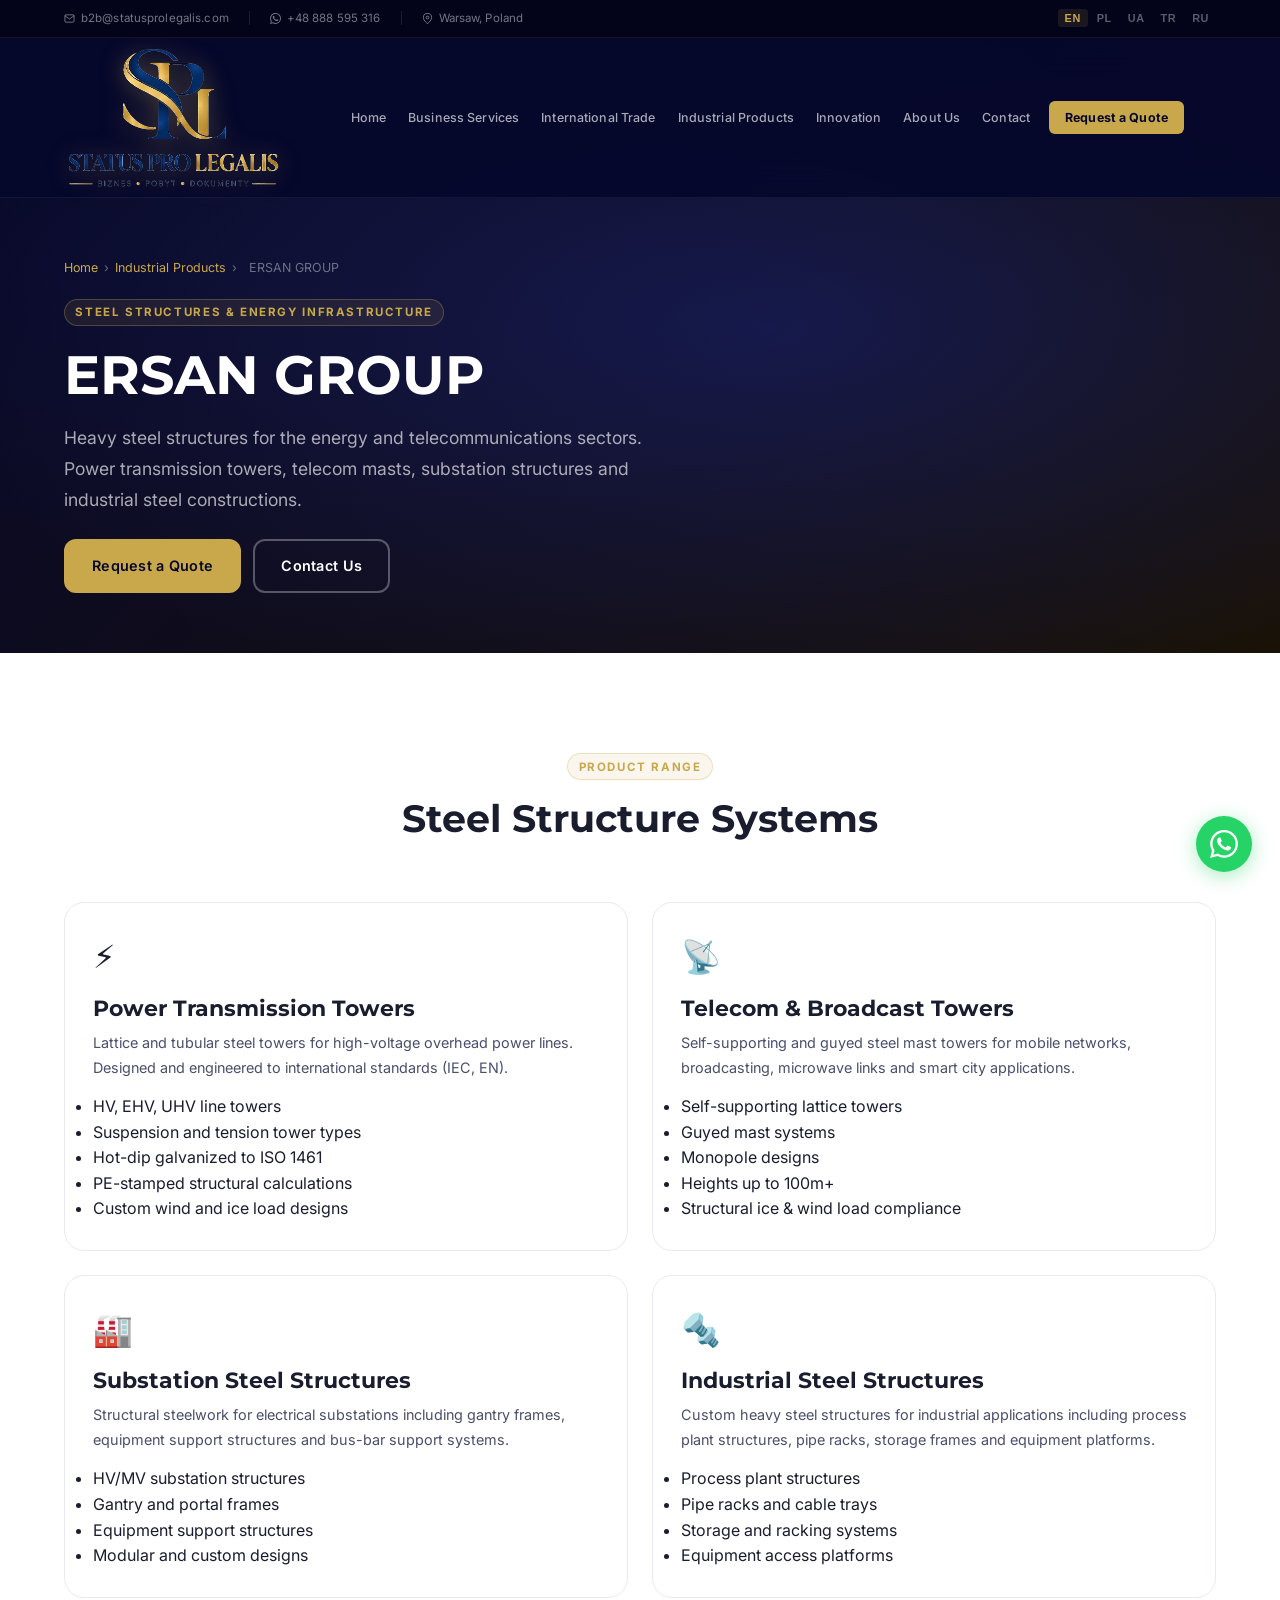
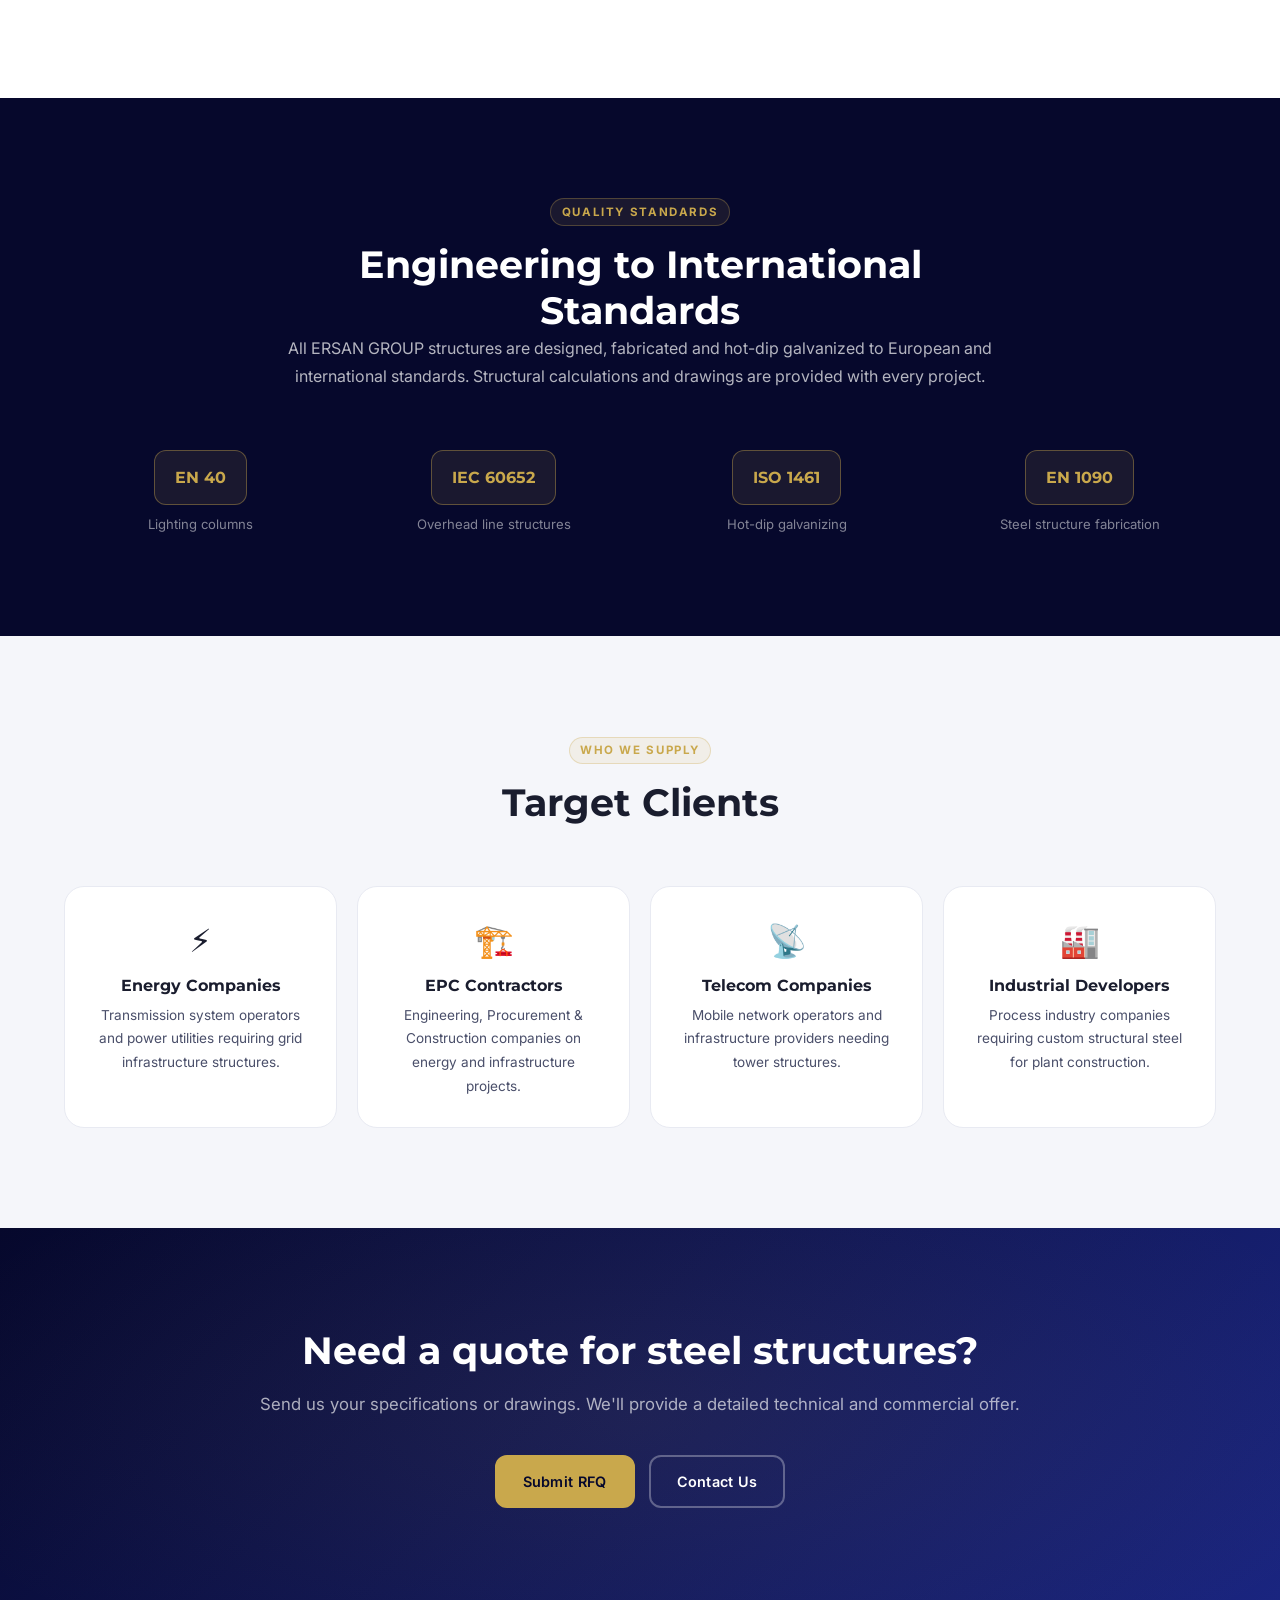
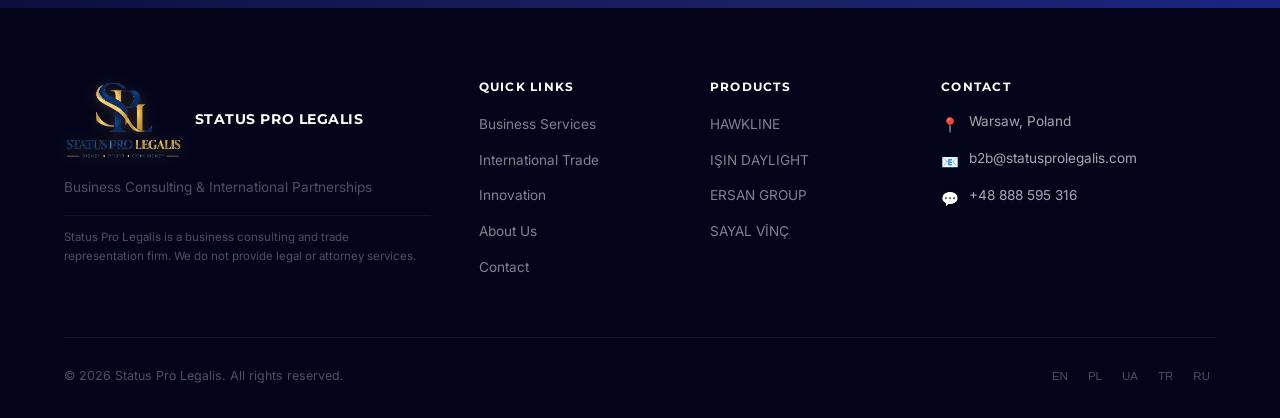
<file: products/ersan-group.html>
<!DOCTYPE html>
<html lang="en">
<head>
  <meta charset="UTF-8"/>
  <meta name="viewport" content="width=device-width, initial-scale=1.0"/>
  <title>ERSAN GROUP Steel Structures — Status Pro Legalis</title>
  <meta name="description" content="Steel structures for energy and telecom infrastructure. Power towers, telecom masts and substation structures. B2B supply in Europe."/>
  <link rel="icon" type="image/svg+xml" href="../favicon.svg"/>
  <link rel="preconnect" href="https://fonts.googleapis.com"/>
  <link rel="preconnect" href="https://fonts.gstatic.com" crossorigin/>
  <link href="https://fonts.googleapis.com/css2?family=Inter:wght@400;500;600&family=Montserrat:wght@600;700;800&display=swap" rel="stylesheet"/>
  <link rel="stylesheet" href="../css/style.css?v=20261120d"/>
</head>
<body>

<div id="nav-placeholder"></div>

<section class="page-hero" style="background: linear-gradient(135deg,#06082C,#1a1206);">
  <div class="container">
    <div class="page-breadcrumb"><a href="../index.html" data-i18n="nav.home">Home</a><span>›</span><a href="../industrial-products.html" data-i18n="nav.products">Products</a><span>›</span><span data-i18n="ersan.crumb">ERSAN GROUP</span></div>
    <div class="section-label" data-i18n="ersan.label">Steel Structures &amp; Energy Infrastructure</div>
    <h1 data-i18n="ersan.h1">ERSAN GROUP</h1>
    <p data-i18n="ersan.hero.p">Heavy steel structures for the energy and telecommunications sectors. Power transmission towers, telecom masts, substation structures and industrial steel constructions.</p>
    <div style="display:flex;gap:12px;margin-top:24px;flex-wrap:wrap;">
      <a href="../contact.html#rfq" class="btn btn-primary" data-i18n="nav.rfq">Request a Quote</a>
      <a href="../contact.html" class="btn btn-outline" data-i18n="contact.h1">Contact Us</a>
    </div>
  </div>
</section>

<section class="section">
  <div class="container">
    <div class="text-center reveal" style="margin-bottom:60px;">
      <div class="section-label" data-i18n="ersan.range.label">Product Range</div>
      <h2 data-i18n="ersan.range.h2">Steel Structure Systems</h2>
    </div>
    <div class="prod-detail-grid">
      <div class="pd-card reveal reveal-delay-1">
        <div class="pd-icon">⚡</div>
        <h3 data-i18n="ersan.1.h">Power Transmission Towers</h3>
        <p data-i18n="ersan.x.1">Lattice and tubular steel towers for high-voltage overhead power lines. Designed and engineered to international standards (IEC, EN).</p>
        <ul class="bs-list">
          <li data-i18n="ersan.x.2">HV, EHV, UHV line towers</li>
          <li data-i18n="ersan.x.3">Suspension and tension tower types</li>
          <li data-i18n="ersan.x.4">Hot-dip galvanized to ISO 1461</li>
          <li data-i18n="ersan.x.5">PE-stamped structural calculations</li>
          <li data-i18n="ersan.x.6">Custom wind and ice load designs</li>
        </ul>
      </div>
      <div class="pd-card reveal reveal-delay-2">
        <div class="pd-icon">📡</div>
        <h3 data-i18n="ersan.2.h">Telecom &amp; Broadcast Towers</h3>
        <p data-i18n="ersan.x.7">Self-supporting and guyed steel mast towers for mobile networks, broadcasting, microwave links and smart city applications.</p>
        <ul class="bs-list">
          <li data-i18n="ersan.x.8">Self-supporting lattice towers</li>
          <li data-i18n="ersan.x.9">Guyed mast systems</li>
          <li data-i18n="ersan.x.10">Monopole designs</li>
          <li data-i18n="ersan.x.11">Heights up to 100m+</li>
          <li data-i18n="ersan.x.12">Structural ice &amp; wind load compliance</li>
        </ul>
      </div>
      <div class="pd-card reveal reveal-delay-3">
        <div class="pd-icon">🏭</div>
        <h3 data-i18n="ersan.3.h">Substation Steel Structures</h3>
        <p data-i18n="ersan.x.13">Structural steelwork for electrical substations including gantry frames, equipment support structures and bus-bar support systems.</p>
        <ul class="bs-list">
          <li data-i18n="ersan.x.14">HV/MV substation structures</li>
          <li data-i18n="ersan.x.15">Gantry and portal frames</li>
          <li data-i18n="ersan.x.16">Equipment support structures</li>
          <li data-i18n="ersan.x.17">Modular and custom designs</li>
        </ul>
      </div>
      <div class="pd-card reveal reveal-delay-1">
        <div class="pd-icon">🔩</div>
        <h3 data-i18n="ersan.4.h">Industrial Steel Structures</h3>
        <p data-i18n="ersan.x.18">Custom heavy steel structures for industrial applications including process plant structures, pipe racks, storage frames and equipment platforms.</p>
        <ul class="bs-list">
          <li data-i18n="ersan.x.19">Process plant structures</li>
          <li data-i18n="ersan.x.20">Pipe racks and cable trays</li>
          <li data-i18n="ersan.x.21">Storage and racking systems</li>
          <li data-i18n="ersan.x.22">Equipment access platforms</li>
        </ul>
      </div>
    </div>
  </div>
</section>

<section class="section section--dark">
  <div class="container">
    <div class="reveal" style="max-width:720px;margin:0 auto;text-align:center;">
      <div class="section-label text-gold" data-i18n="ersan.qual.label">Quality Standards</div>
      <h2 class="text-white" data-i18n="ersan.qual.h2">Engineering to International Standards</h2>
      <p data-i18n="ersan.qual.p">All ERSAN GROUP structures are designed, fabricated and hot-dip galvanized to European and international standards. Structural calculations and drawings are provided with every project.</p>
    </div>
    <div class="standards-grid">
      <div class="standard-item reveal reveal-delay-1"><div class="std-badge">EN 40</div><p data-i18n="ersan.x.23">Lighting columns</p></div>
      <div class="standard-item reveal reveal-delay-2"><div class="std-badge">IEC 60652</div><p data-i18n="ersan.x.24">Overhead line structures</p></div>
      <div class="standard-item reveal reveal-delay-3"><div class="std-badge">ISO 1461</div><p data-i18n="ersan.x.25">Hot-dip galvanizing</p></div>
      <div class="standard-item reveal reveal-delay-1"><div class="std-badge">EN 1090</div><p data-i18n="ersan.x.26">Steel structure fabrication</p></div>
    </div>
  </div>
</section>

<section class="section section--alt">
  <div class="container">
    <div class="text-center reveal">
      <div class="section-label" data-i18n="ersan.clients.label">Who We Supply</div>
      <h2 data-i18n="ersan.clients.h2">Target Clients</h2>
    </div>
    <div class="target-grid">
      <div class="target-card reveal reveal-delay-1"><div class="target-icon">⚡</div><h4 data-i18n="ersan.x.27">Energy Companies</h4><p data-i18n="ersan.x.28">Transmission system operators and power utilities requiring grid infrastructure structures.</p></div>
      <div class="target-card reveal reveal-delay-2"><div class="target-icon">🏗️</div><h4 data-i18n="ersan.x.29">EPC Contractors</h4><p data-i18n="ersan.x.30">Engineering, Procurement &amp; Construction companies on energy and infrastructure projects.</p></div>
      <div class="target-card reveal reveal-delay-3"><div class="target-icon">📡</div><h4 data-i18n="ersan.x.31">Telecom Companies</h4><p data-i18n="ersan.x.32">Mobile network operators and infrastructure providers needing tower structures.</p></div>
      <div class="target-card reveal reveal-delay-1"><div class="target-icon">🏭</div><h4 data-i18n="ersan.x.33">Industrial Developers</h4><p data-i18n="ersan.x.34">Process industry companies requiring custom structural steel for plant construction.</p></div>
    </div>
  </div>
</section>

<section class="cta-section">
  <div class="container">
    <h2 data-i18n="ersan.cta.h2">Need a quote for steel structures?</h2>
    <p data-i18n="ersan.cta.p">Send us your specifications or drawings. We'll provide a detailed technical and commercial offer.</p>
    <div class="cta-actions">
      <a href="../contact.html#rfq" class="btn btn-primary" data-i18n="ersan.cta.btn1">Submit RFQ</a>
      <a href="../contact.html" class="btn btn-outline" data-i18n="ersan.cta.btn2">Contact Us</a>
    </div>
  </div>
</section>

<div id="footer-placeholder"></div>

<style>
.prod-detail-grid { display: grid; grid-template-columns: repeat(2,1fr); gap: 24px; }
.pd-card { background: var(--white); border: 1px solid var(--gray-light); border-radius: var(--radius-lg); padding: 28px; transition: var(--transition); }
.pd-card:hover { box-shadow: var(--shadow); transform: translateY(-3px); }
.pd-icon { font-size: 2rem; margin-bottom: 12px; }
.pd-card h3 { margin-bottom: 8px; }
.pd-card p  { font-size: 0.9rem; margin-bottom: 14px; }
.standards-grid { display: grid; grid-template-columns: repeat(4,1fr); gap: 20px; margin-top: 60px; text-align: center; }
.standard-item { }
.std-badge {
  background: rgba(201,168,76,0.1); border: 1px solid rgba(201,168,76,0.4);
  color: var(--gold); font-family: var(--font-display); font-weight: 700; font-size: 1rem;
  padding: 14px 20px; border-radius: var(--radius); margin-bottom: 8px; display: inline-block;
}
.standard-item p { font-size: 0.82rem; color: rgba(255,255,255,0.5); }
.target-grid { display: grid; grid-template-columns: repeat(4,1fr); gap: 20px; margin-top: 60px; }
.target-card { text-align: center; padding: 28px; background: var(--white); border: 1px solid var(--gray-light); border-radius: var(--radius-lg); transition: var(--transition); }
.target-card:hover { box-shadow: var(--shadow); transform: translateY(-3px); }
.target-icon { font-size: 2rem; margin-bottom: 10px; }
.target-card h4 { margin-bottom: 8px; }
.target-card p { font-size: 0.85rem; }
@media(max-width:700px){ .prod-detail-grid{grid-template-columns:1fr;} .target-grid{grid-template-columns:1fr 1fr;} .standards-grid{grid-template-columns:1fr 1fr;} }
</style>

<script src="../js/i18n.js?v=20261120d"></script>
<script src="../js/i18n-pages.js?v=20261120d"></script>
<script src="../js/components.js?v=20261120d"></script>
</body>
</html>
</file>
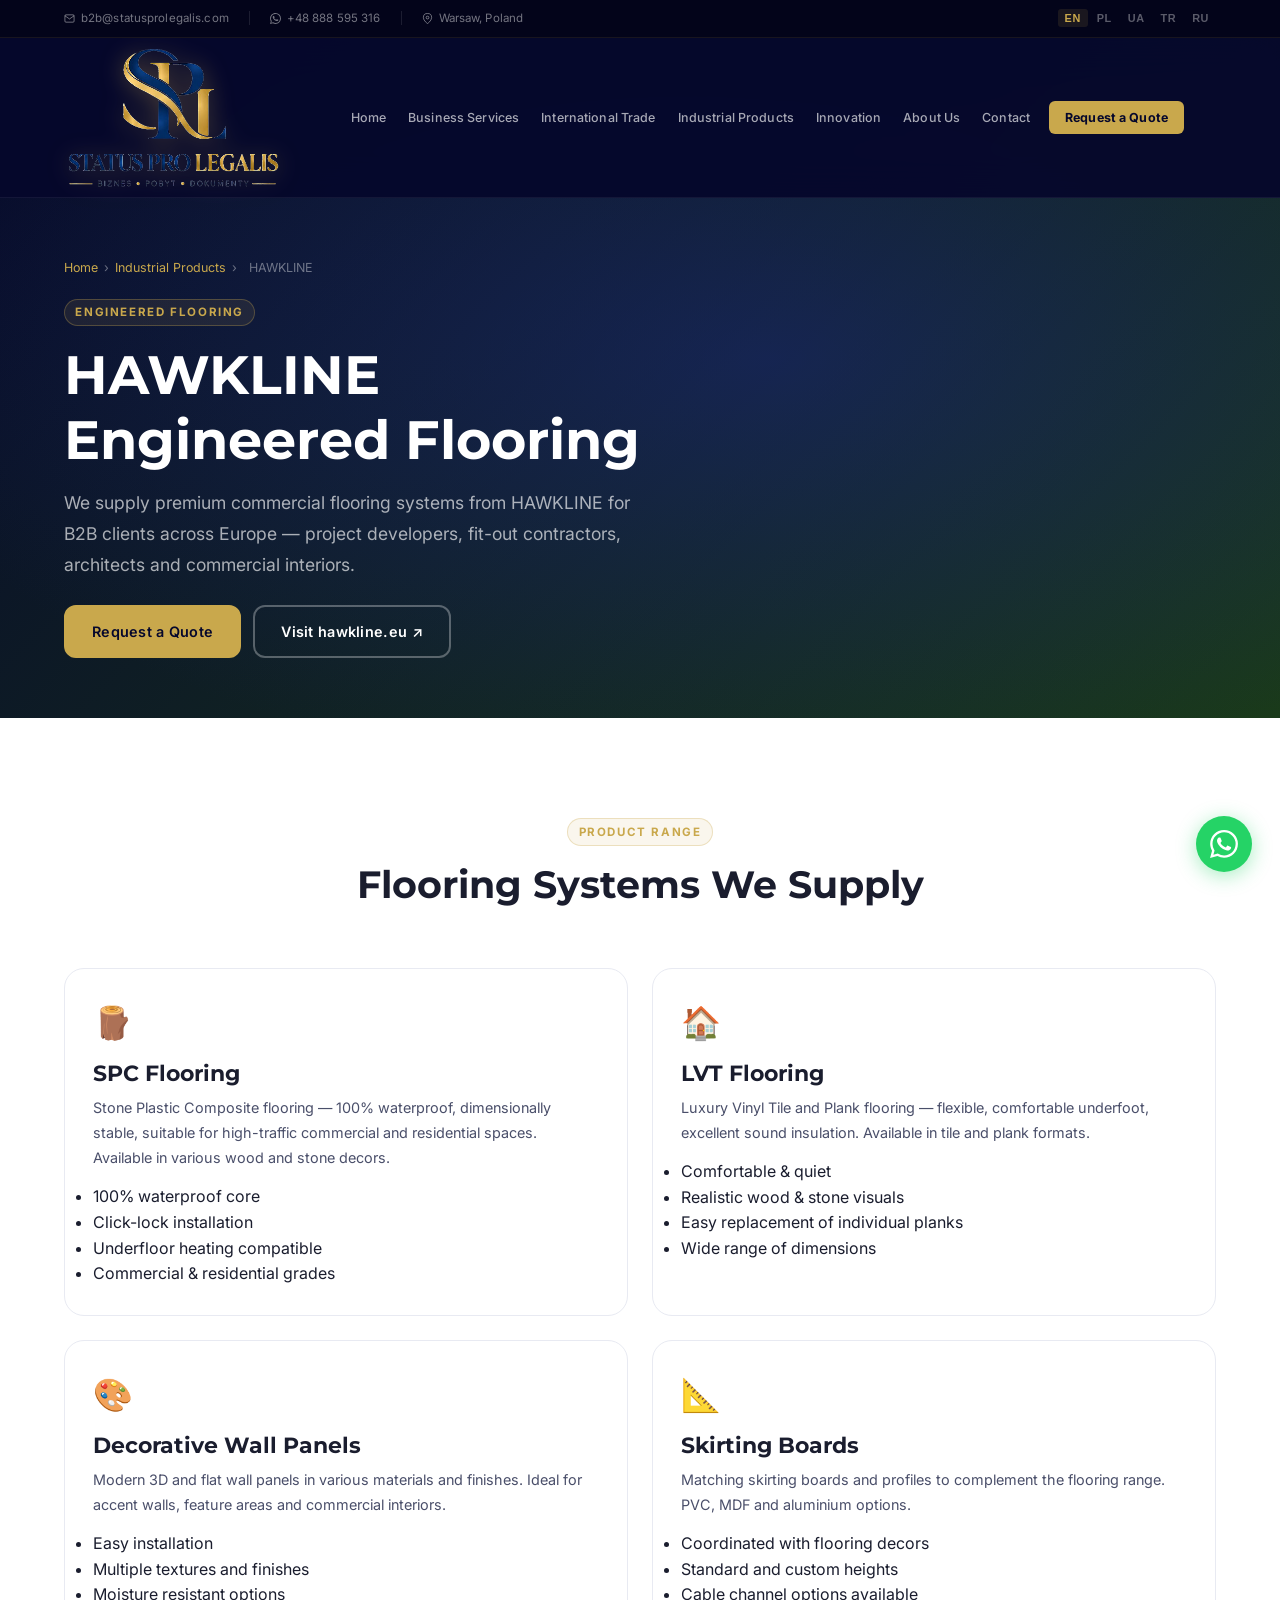
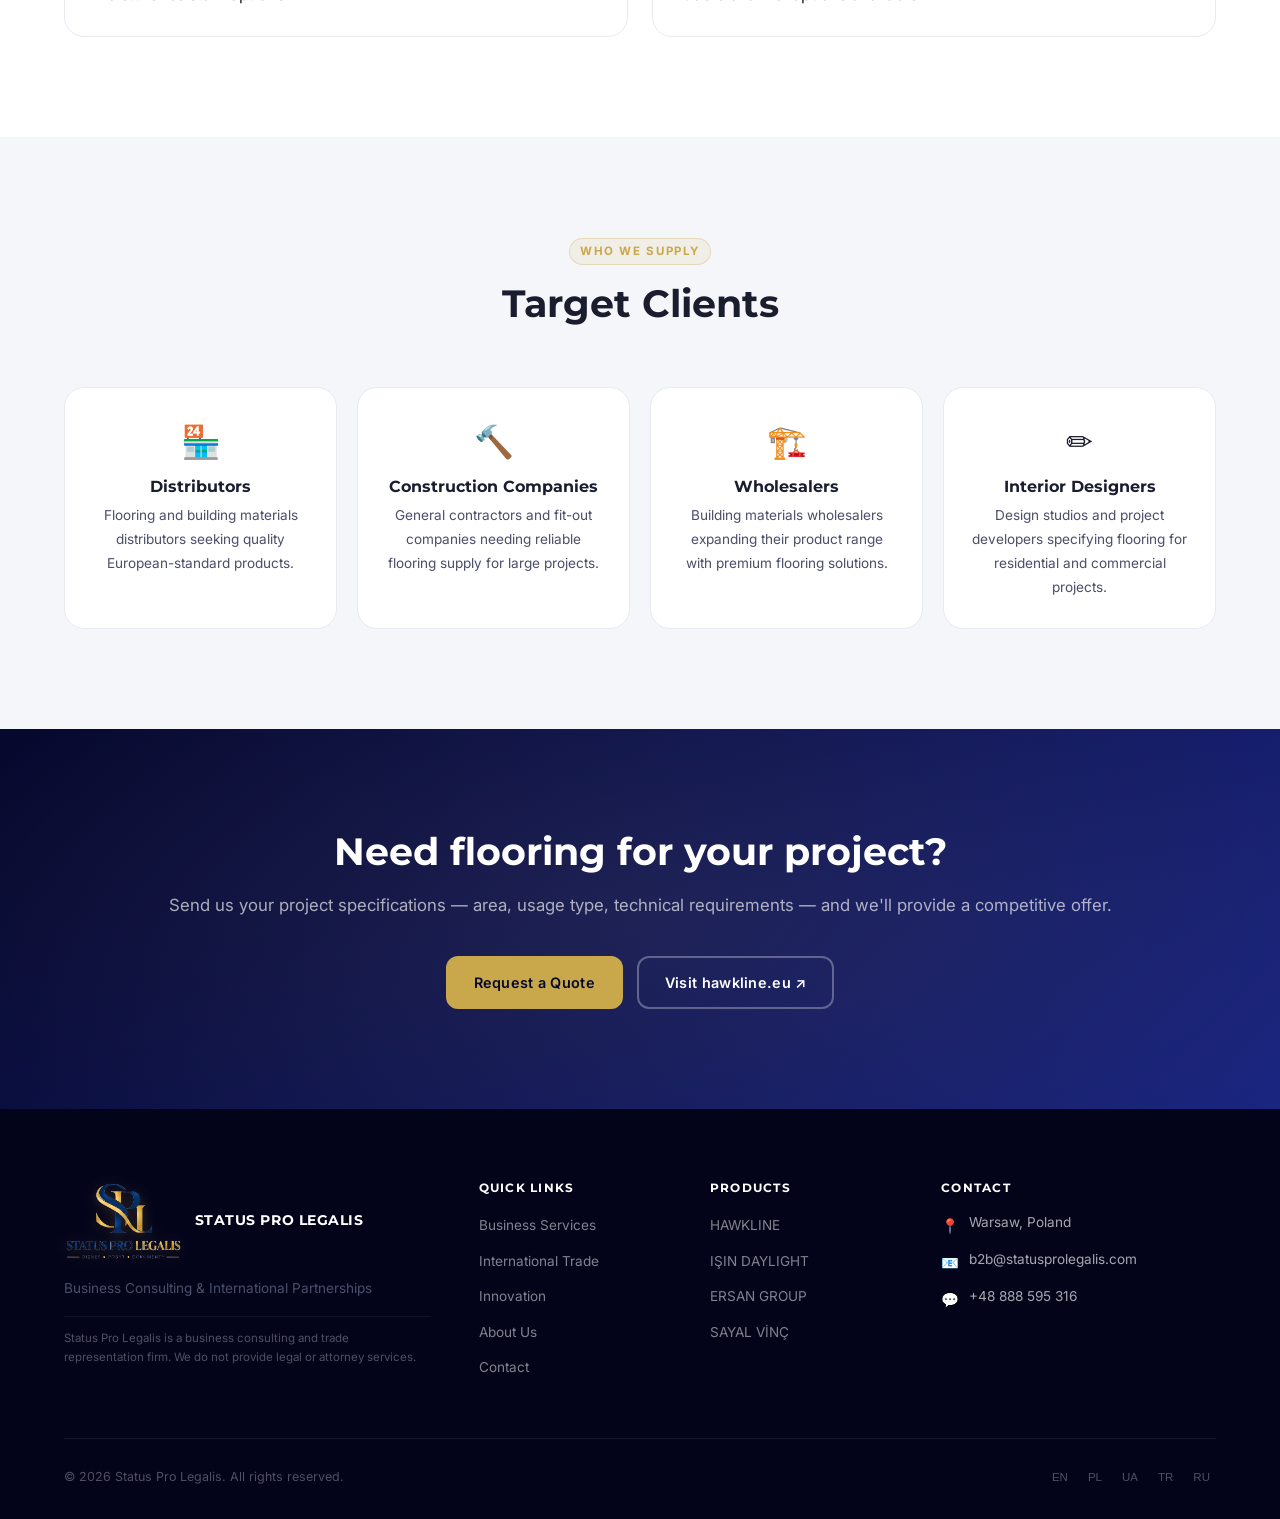
<file: products/hawkline.html>
<!DOCTYPE html>
<html lang="en">
<head>
  <meta charset="UTF-8"/>
  <meta name="viewport" content="width=device-width, initial-scale=1.0"/>
  <title>HAWKLINE Flooring — Status Pro Legalis</title>
  <meta name="description" content="HAWKLINE SPC and LVT flooring, decorative wall panels and skirting boards. B2B supply in Europe via Status Pro Legalis."/>
  <link rel="icon" type="image/svg+xml" href="../favicon.svg"/>
  <link rel="preconnect" href="https://fonts.googleapis.com"/>
  <link rel="preconnect" href="https://fonts.gstatic.com" crossorigin/>
  <link href="https://fonts.googleapis.com/css2?family=Inter:wght@400;500;600&family=Montserrat:wght@600;700;800&display=swap" rel="stylesheet"/>
  <link rel="stylesheet" href="../css/style.css?v=20261120d"/>
</head>
<body>

<div id="nav-placeholder"></div>

<section class="page-hero" style="background: linear-gradient(135deg,#06082C,#1a3a1a);">
  <div class="container">
    <div class="page-breadcrumb"><a href="../index.html" data-i18n="nav.home">Home</a><span>›</span><a href="../industrial-products.html" data-i18n="nav.products">Products</a><span>›</span><span data-i18n="hawk.crumb">HAWKLINE</span></div>
    <div class="section-label" data-i18n="hawk.label">Flooring &amp; Interior Solutions</div>
    <h1 data-i18n="hawk.h1">HAWKLINE</h1>
    <p data-i18n="hawk.hero.p">Premium SPC &amp; LVT flooring, decorative wall panels and skirting boards. B2B supply for distributors, construction companies and interior designers.</p>
    <div style="display:flex;gap:12px;margin-top:24px;flex-wrap:wrap;">
      <a href="../contact.html#rfq" class="btn btn-primary" data-i18n="nav.rfq">Request a Quote</a>
      <a href="https://hawkline.eu" target="_blank" rel="noopener" class="btn btn-outline" data-i18n="hawk.x.1">Visit hawkline.eu ↗</a>
    </div>
  </div>
</section>

<section class="section">
  <div class="container">
    <div class="text-center reveal" style="margin-bottom:60px;">
      <div class="section-label" data-i18n="hawk.range.label">Product Range</div>
      <h2 data-i18n="hawk.range.h2">What HAWKLINE Offers</h2>
    </div>
    <div class="prod-detail-grid">
      <div class="pd-card reveal reveal-delay-1">
        <div class="pd-icon">🪵</div>
        <h3 data-i18n="hawk.x.2">SPC Flooring</h3>
        <p data-i18n="hawk.x.3">Stone Plastic Composite flooring — 100% waterproof, dimensionally stable, suitable for high-traffic commercial and residential spaces. Available in various wood and stone decors.</p>
        <ul class="bs-list">
          <li data-i18n="hawk.x.4">100% waterproof core</li>
          <li data-i18n="hawk.x.5">Click-lock installation</li>
          <li data-i18n="hawk.x.6">Underfloor heating compatible</li>
          <li data-i18n="hawk.x.7">Commercial &amp; residential grades</li>
        </ul>
      </div>
      <div class="pd-card reveal reveal-delay-2">
        <div class="pd-icon">🏠</div>
        <h3 data-i18n="hawk.x.8">LVT Flooring</h3>
        <p data-i18n="hawk.x.9">Luxury Vinyl Tile and Plank flooring — flexible, comfortable underfoot, excellent sound insulation. Available in tile and plank formats.</p>
        <ul class="bs-list">
          <li data-i18n="hawk.x.10">Comfortable &amp; quiet</li>
          <li data-i18n="hawk.x.11">Realistic wood &amp; stone visuals</li>
          <li data-i18n="hawk.x.12">Easy replacement of individual planks</li>
          <li data-i18n="hawk.x.13">Wide range of dimensions</li>
        </ul>
      </div>
      <div class="pd-card reveal reveal-delay-3">
        <div class="pd-icon">🎨</div>
        <h3 data-i18n="hawk.x.14">Decorative Wall Panels</h3>
        <p data-i18n="hawk.x.15">Modern 3D and flat wall panels in various materials and finishes. Ideal for accent walls, feature areas and commercial interiors.</p>
        <ul class="bs-list">
          <li data-i18n="hawk.x.16">Easy installation</li>
          <li data-i18n="hawk.x.17">Multiple textures and finishes</li>
          <li data-i18n="hawk.x.18">Moisture resistant options</li>
        </ul>
      </div>
      <div class="pd-card reveal reveal-delay-1">
        <div class="pd-icon">📐</div>
        <h3 data-i18n="hawk.x.19">Skirting Boards</h3>
        <p data-i18n="hawk.x.20">Matching skirting boards and profiles to complement the flooring range. PVC, MDF and aluminium options.</p>
        <ul class="bs-list">
          <li data-i18n="hawk.x.21">Coordinated with flooring decors</li>
          <li data-i18n="hawk.x.22">Standard and custom heights</li>
          <li data-i18n="hawk.x.23">Cable channel options available</li>
        </ul>
      </div>
    </div>
  </div>
</section>

<!-- TARGET CLIENTS -->
<section class="section section--alt">
  <div class="container">
    <div class="text-center reveal">
      <div class="section-label" data-i18n="hawk.clients.label">Who We Supply</div>
      <h2 data-i18n="hawk.clients.h2">Target B2B Clients</h2>
    </div>
    <div class="target-grid">
      <div class="target-card reveal reveal-delay-1"><div class="target-icon">🏪</div><h4 data-i18n="hawk.x.24">Distributors</h4><p data-i18n="hawk.x.25">Flooring and building materials distributors seeking quality European-standard products.</p></div>
      <div class="target-card reveal reveal-delay-2"><div class="target-icon">🔨</div><h4 data-i18n="hawk.x.26">Construction Companies</h4><p data-i18n="hawk.x.27">General contractors and fit-out companies needing reliable flooring supply for large projects.</p></div>
      <div class="target-card reveal reveal-delay-3"><div class="target-icon">🏗️</div><h4 data-i18n="hawk.x.28">Wholesalers</h4><p data-i18n="hawk.x.29">Building materials wholesalers expanding their product range with premium flooring solutions.</p></div>
      <div class="target-card reveal reveal-delay-1"><div class="target-icon">✏️</div><h4 data-i18n="hawk.x.30">Interior Designers</h4><p data-i18n="hawk.x.31">Design studios and project developers specifying flooring for residential and commercial projects.</p></div>
    </div>
  </div>
</section>

<section class="cta-section">
  <div class="container">
    <h2 data-i18n="hawk.cta.h2">Interested in HAWKLINE products?</h2>
    <p data-i18n="hawk.cta.p">Request product samples, catalogs or a B2B price list via our RFQ form.</p>
    <div class="cta-actions">
      <a href="../contact.html#rfq" class="btn btn-primary" data-i18n="hawk.cta.btn1">Request a Quote</a>
      <a href="https://hawkline.eu" target="_blank" rel="noopener" class="btn btn-outline" data-i18n="hawk.x.1">Visit hawkline.eu ↗</a>
    </div>
  </div>
</section>

<div id="footer-placeholder"></div>

<style>
.prod-detail-grid { display: grid; grid-template-columns: repeat(2,1fr); gap: 24px; }
.pd-card { background: var(--white); border: 1px solid var(--gray-light); border-radius: var(--radius-lg); padding: 28px; transition: var(--transition); }
.pd-card:hover { box-shadow: var(--shadow); transform: translateY(-3px); }
.pd-icon { font-size: 2rem; margin-bottom: 12px; }
.pd-card h3 { margin-bottom: 8px; }
.pd-card p  { font-size: 0.9rem; margin-bottom: 14px; }
.target-grid { display: grid; grid-template-columns: repeat(4,1fr); gap: 20px; margin-top: 60px; }
.target-card { text-align: center; padding: 28px; background: var(--white); border: 1px solid var(--gray-light); border-radius: var(--radius-lg); transition: var(--transition); }
.target-card:hover { box-shadow: var(--shadow); transform: translateY(-3px); }
.target-icon { font-size: 2rem; margin-bottom: 10px; }
.target-card h4 { margin-bottom: 8px; }
.target-card p { font-size: 0.85rem; }
@media(max-width:700px){ .prod-detail-grid{grid-template-columns:1fr;} .target-grid{grid-template-columns:1fr 1fr;} }
</style>

<script src="../js/i18n.js?v=20261120d"></script>
<script src="../js/i18n-pages.js?v=20261120d"></script>
<script src="../js/components.js?v=20261120d"></script>
</body>
</html>
</file>
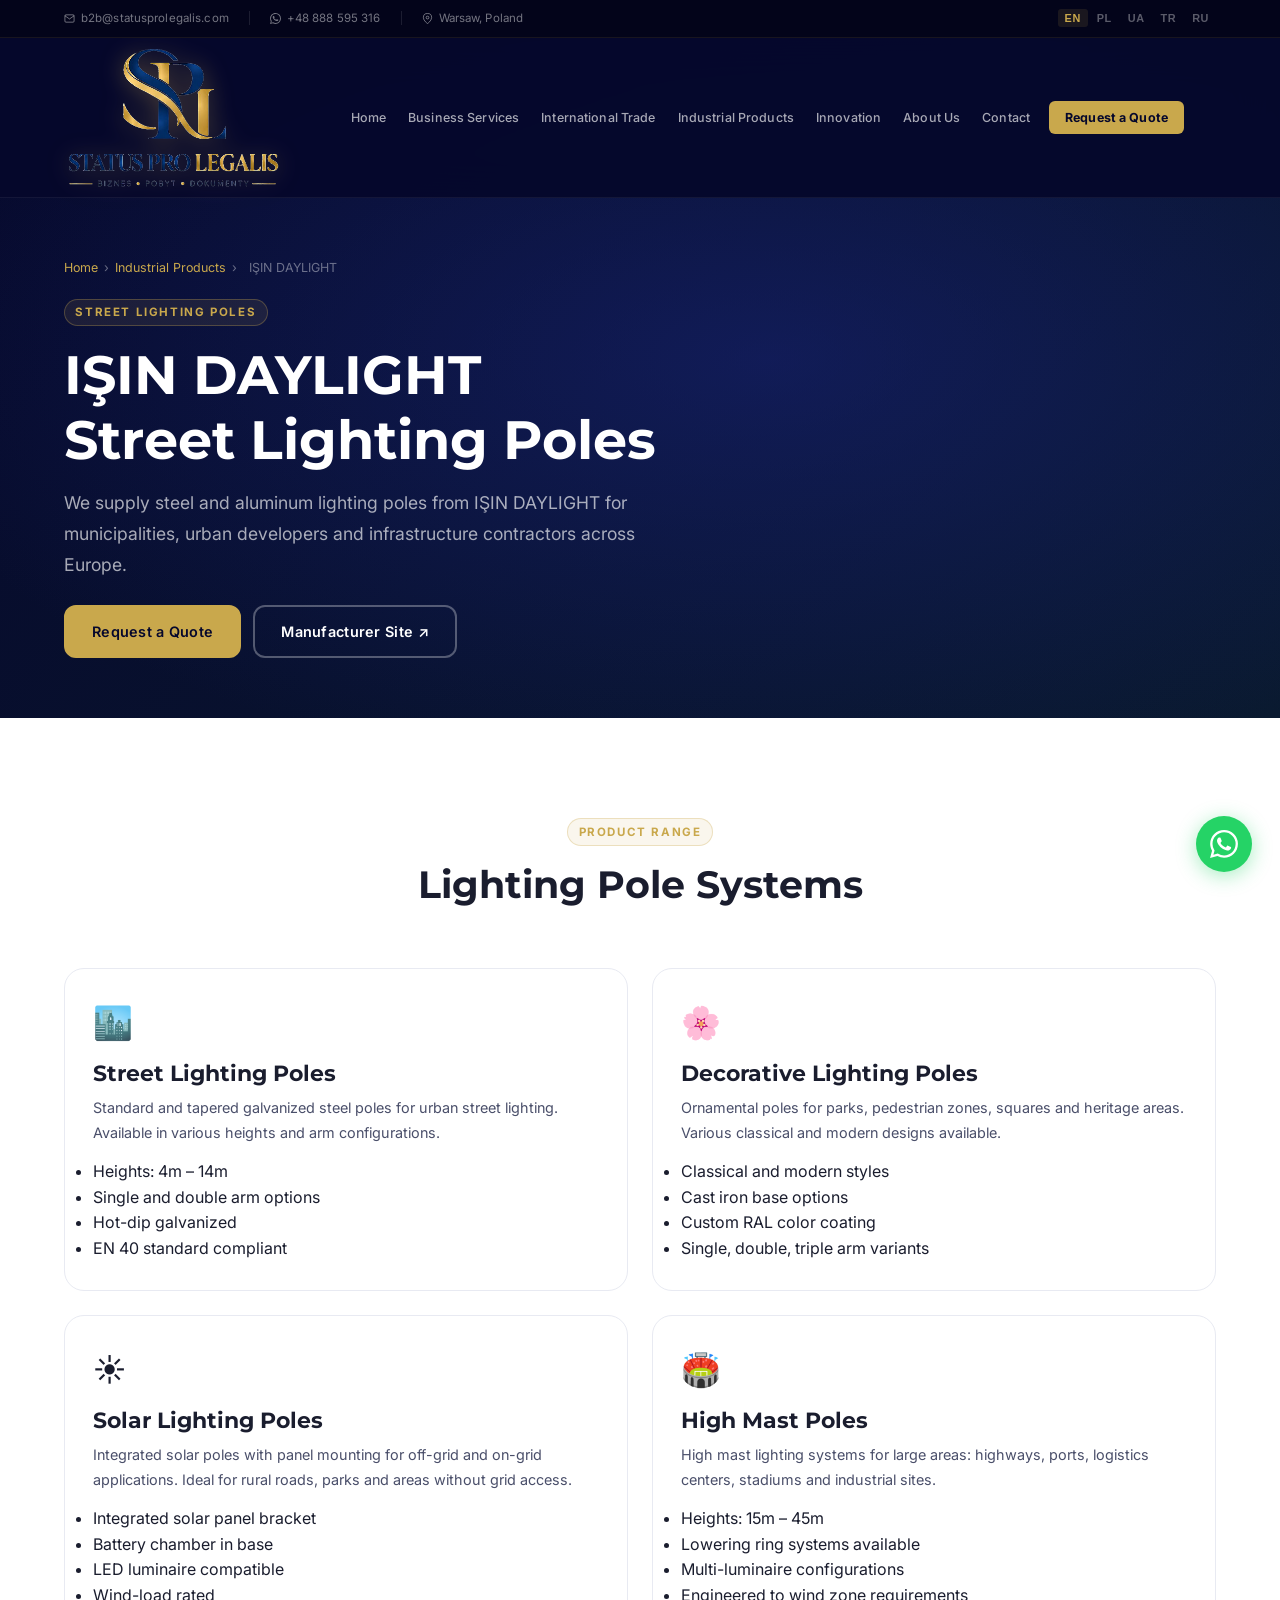
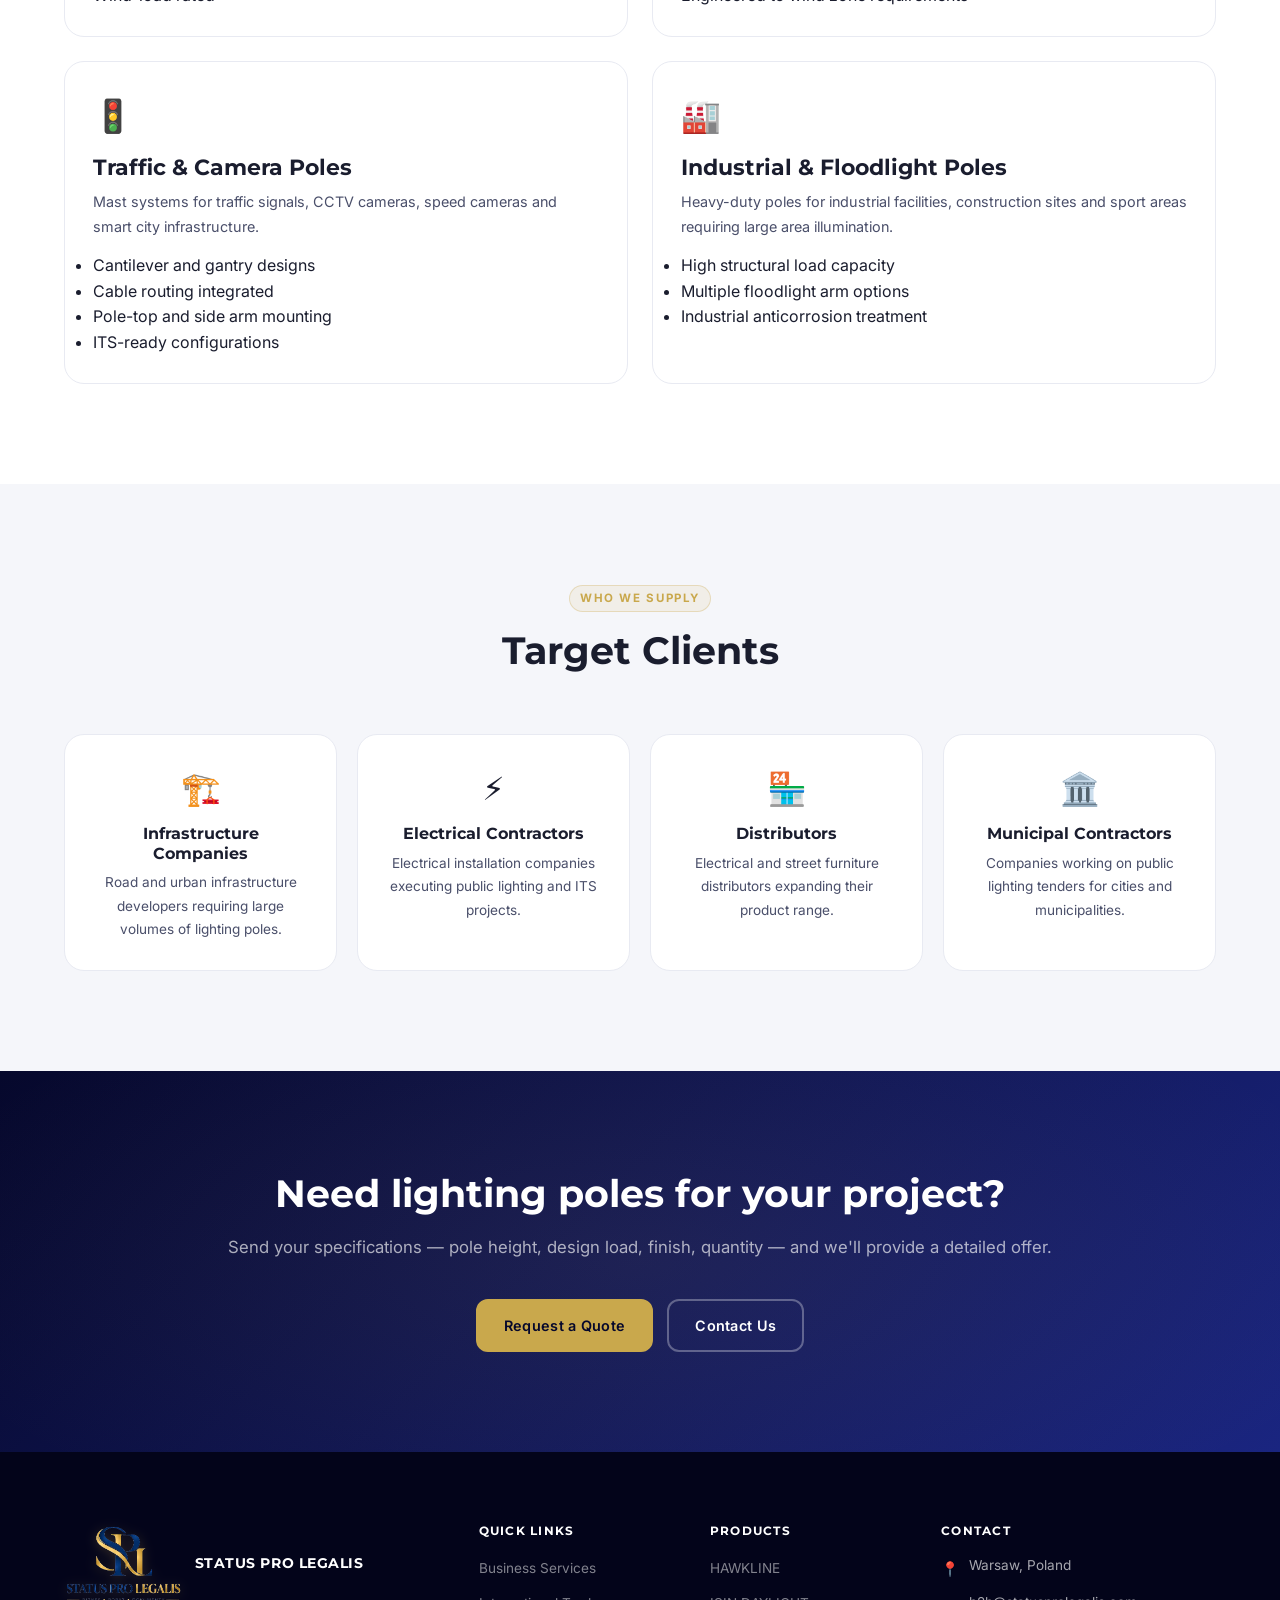
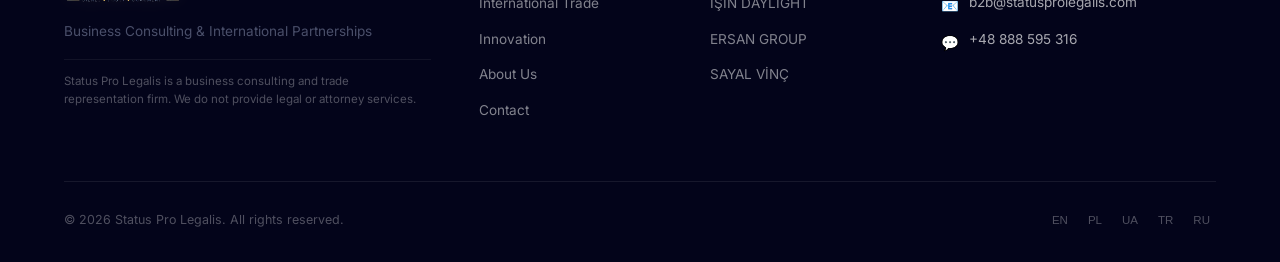
<file: products/isin-daylight.html>
<!DOCTYPE html>
<html lang="en">
<head>
  <meta charset="UTF-8"/>
  <meta name="viewport" content="width=device-width, initial-scale=1.0"/>
  <title>IŞIN DAYLIGHT Lighting Poles — Status Pro Legalis</title>
  <meta name="description" content="Galvanized steel lighting poles for urban infrastructure. Street, solar, decorative and high-mast poles. B2B supply in Europe."/>
  <link rel="icon" type="image/svg+xml" href="../favicon.svg"/>
  <link rel="preconnect" href="https://fonts.googleapis.com"/>
  <link rel="preconnect" href="https://fonts.gstatic.com" crossorigin/>
  <link href="https://fonts.googleapis.com/css2?family=Inter:wght@400;500;600&family=Montserrat:wght@600;700;800&display=swap" rel="stylesheet"/>
  <link rel="stylesheet" href="../css/style.css?v=20261120d"/>
</head>
<body>

<div id="nav-placeholder"></div>

<section class="page-hero" style="background: linear-gradient(135deg,#06082C,#0a1a30);">
  <div class="container">
    <div class="page-breadcrumb"><a href="../index.html" data-i18n="nav.home">Home</a><span>›</span><a href="../industrial-products.html" data-i18n="nav.products">Products</a><span>›</span><span data-i18n="isin.crumb">IŞIN DAYLIGHT</span></div>
    <div class="section-label" data-i18n="isin.label">Lighting Poles &amp; Infrastructure</div>
    <h1 data-i18n="isin.h1">IŞIN DAYLIGHT</h1>
    <p data-i18n="isin.hero.p">Galvanized steel lighting poles for urban infrastructure, highways, parks and industrial sites. Full product range from street lighting to high-mast systems.</p>
    <div style="display:flex;gap:12px;margin-top:24px;flex-wrap:wrap;">
      <a href="../contact.html#rfq" class="btn btn-primary" data-i18n="nav.rfq">Request a Quote</a>
      <a href="https://www.isinaydinlatma.com.tr" target="_blank" rel="noopener" class="btn btn-outline" data-i18n="isin.x.1">Manufacturer Site ↗</a>
    </div>
  </div>
</section>

<section class="section">
  <div class="container">
    <div class="text-center reveal" style="margin-bottom:60px;">
      <div class="section-label" data-i18n="isin.range.label">Product Range</div>
      <h2 data-i18n="isin.range.h2">Lighting Pole Systems</h2>
    </div>
    <div class="prod-detail-grid">
      <div class="pd-card reveal reveal-delay-1">
        <div class="pd-icon">🏙️</div>
        <h3 data-i18n="isin.label">Street Lighting Poles</h3>
        <p data-i18n="isin.x.2">Standard and tapered galvanized steel poles for urban street lighting. Available in various heights and arm configurations.</p>
        <ul class="bs-list">
          <li data-i18n="isin.x.3">Heights: 4m – 14m</li>
          <li data-i18n="isin.x.4">Single and double arm options</li>
          <li data-i18n="isin.x.5">Hot-dip galvanized</li>
          <li data-i18n="isin.x.6">EN 40 standard compliant</li>
        </ul>
      </div>
      <div class="pd-card reveal reveal-delay-2">
        <div class="pd-icon">🌸</div>
        <h3 data-i18n="isin.x.7">Decorative Lighting Poles</h3>
        <p data-i18n="isin.x.8">Ornamental poles for parks, pedestrian zones, squares and heritage areas. Various classical and modern designs available.</p>
        <ul class="bs-list">
          <li data-i18n="isin.x.9">Classical and modern styles</li>
          <li data-i18n="isin.x.10">Cast iron base options</li>
          <li data-i18n="isin.x.11">Custom RAL color coating</li>
          <li data-i18n="isin.x.12">Single, double, triple arm variants</li>
        </ul>
      </div>
      <div class="pd-card reveal reveal-delay-3">
        <div class="pd-icon">☀️</div>
        <h3 data-i18n="isin.x.13">Solar Lighting Poles</h3>
        <p data-i18n="isin.x.14">Integrated solar poles with panel mounting for off-grid and on-grid applications. Ideal for rural roads, parks and areas without grid access.</p>
        <ul class="bs-list">
          <li data-i18n="isin.x.15">Integrated solar panel bracket</li>
          <li data-i18n="isin.x.16">Battery chamber in base</li>
          <li data-i18n="isin.x.17">LED luminaire compatible</li>
          <li data-i18n="isin.x.18">Wind-load rated</li>
        </ul>
      </div>
      <div class="pd-card reveal reveal-delay-1">
        <div class="pd-icon">🏟️</div>
        <h3 data-i18n="isin.x.19">High Mast Poles</h3>
        <p data-i18n="isin.x.20">High mast lighting systems for large areas: highways, ports, logistics centers, stadiums and industrial sites.</p>
        <ul class="bs-list">
          <li data-i18n="isin.x.21">Heights: 15m – 45m</li>
          <li data-i18n="isin.x.22">Lowering ring systems available</li>
          <li data-i18n="isin.x.23">Multi-luminaire configurations</li>
          <li data-i18n="isin.x.24">Engineered to wind zone requirements</li>
        </ul>
      </div>
      <div class="pd-card reveal reveal-delay-2">
        <div class="pd-icon">🚦</div>
        <h3 data-i18n="isin.x.25">Traffic &amp; Camera Poles</h3>
        <p data-i18n="isin.x.26">Mast systems for traffic signals, CCTV cameras, speed cameras and smart city infrastructure.</p>
        <ul class="bs-list">
          <li data-i18n="isin.x.27">Cantilever and gantry designs</li>
          <li data-i18n="isin.x.28">Cable routing integrated</li>
          <li data-i18n="isin.x.29">Pole-top and side arm mounting</li>
          <li data-i18n="isin.x.30">ITS-ready configurations</li>
        </ul>
      </div>
      <div class="pd-card reveal reveal-delay-3">
        <div class="pd-icon">🏭</div>
        <h3 data-i18n="isin.x.31">Industrial &amp; Floodlight Poles</h3>
        <p data-i18n="isin.x.32">Heavy-duty poles for industrial facilities, construction sites and sport areas requiring large area illumination.</p>
        <ul class="bs-list">
          <li data-i18n="isin.x.33">High structural load capacity</li>
          <li data-i18n="isin.x.34">Multiple floodlight arm options</li>
          <li data-i18n="isin.x.35">Industrial anticorrosion treatment</li>
        </ul>
      </div>
    </div>
  </div>
</section>

<section class="section section--alt">
  <div class="container">
    <div class="text-center reveal">
      <div class="section-label" data-i18n="isin.clients.label">Who We Supply</div>
      <h2 data-i18n="isin.clients.h2">Target Clients</h2>
    </div>
    <div class="target-grid">
      <div class="target-card reveal reveal-delay-1"><div class="target-icon">🏗️</div><h4 data-i18n="isin.x.36">Infrastructure Companies</h4><p data-i18n="isin.x.37">Road and urban infrastructure developers requiring large volumes of lighting poles.</p></div>
      <div class="target-card reveal reveal-delay-2"><div class="target-icon">⚡</div><h4 data-i18n="isin.x.38">Electrical Contractors</h4><p data-i18n="isin.x.39">Electrical installation companies executing public lighting and ITS projects.</p></div>
      <div class="target-card reveal reveal-delay-3"><div class="target-icon">🏪</div><h4 data-i18n="isin.x.40">Distributors</h4><p data-i18n="isin.x.41">Electrical and street furniture distributors expanding their product range.</p></div>
      <div class="target-card reveal reveal-delay-1"><div class="target-icon">🏛️</div><h4 data-i18n="isin.x.42">Municipal Contractors</h4><p data-i18n="isin.x.43">Companies working on public lighting tenders for cities and municipalities.</p></div>
    </div>
  </div>
</section>

<section class="cta-section">
  <div class="container">
    <h2 data-i18n="isin.cta.h2">Need lighting poles for your project?</h2>
    <p data-i18n="isin.cta.p">Submit an RFQ with quantities, heights and specifications. We'll provide a competitive offer.</p>
    <div class="cta-actions">
      <a href="../contact.html#rfq" class="btn btn-primary" data-i18n="isin.cta.btn1">Submit RFQ</a>
      <a href="../contact.html" class="btn btn-outline" data-i18n="isin.cta.btn2">Contact Us</a>
    </div>
  </div>
</section>

<div id="footer-placeholder"></div>

<style>
.prod-detail-grid { display: grid; grid-template-columns: repeat(2,1fr); gap: 24px; }
.pd-card { background: var(--white); border: 1px solid var(--gray-light); border-radius: var(--radius-lg); padding: 28px; transition: var(--transition); }
.pd-card:hover { box-shadow: var(--shadow); transform: translateY(-3px); }
.pd-icon { font-size: 2rem; margin-bottom: 12px; }
.pd-card h3 { margin-bottom: 8px; }
.pd-card p  { font-size: 0.9rem; margin-bottom: 14px; }
.target-grid { display: grid; grid-template-columns: repeat(4,1fr); gap: 20px; margin-top: 60px; }
.target-card { text-align: center; padding: 28px; background: var(--white); border: 1px solid var(--gray-light); border-radius: var(--radius-lg); transition: var(--transition); }
.target-card:hover { box-shadow: var(--shadow); transform: translateY(-3px); }
.target-icon { font-size: 2rem; margin-bottom: 10px; }
.target-card h4 { margin-bottom: 8px; }
.target-card p { font-size: 0.85rem; }
@media(max-width:700px){ .prod-detail-grid{grid-template-columns:1fr;} .target-grid{grid-template-columns:1fr 1fr;} }
</style>

<script src="../js/i18n.js?v=20261120d"></script>
<script src="../js/i18n-pages.js?v=20261120d"></script>
<script src="../js/components.js?v=20261120d"></script>
</body>
</html>
</file>
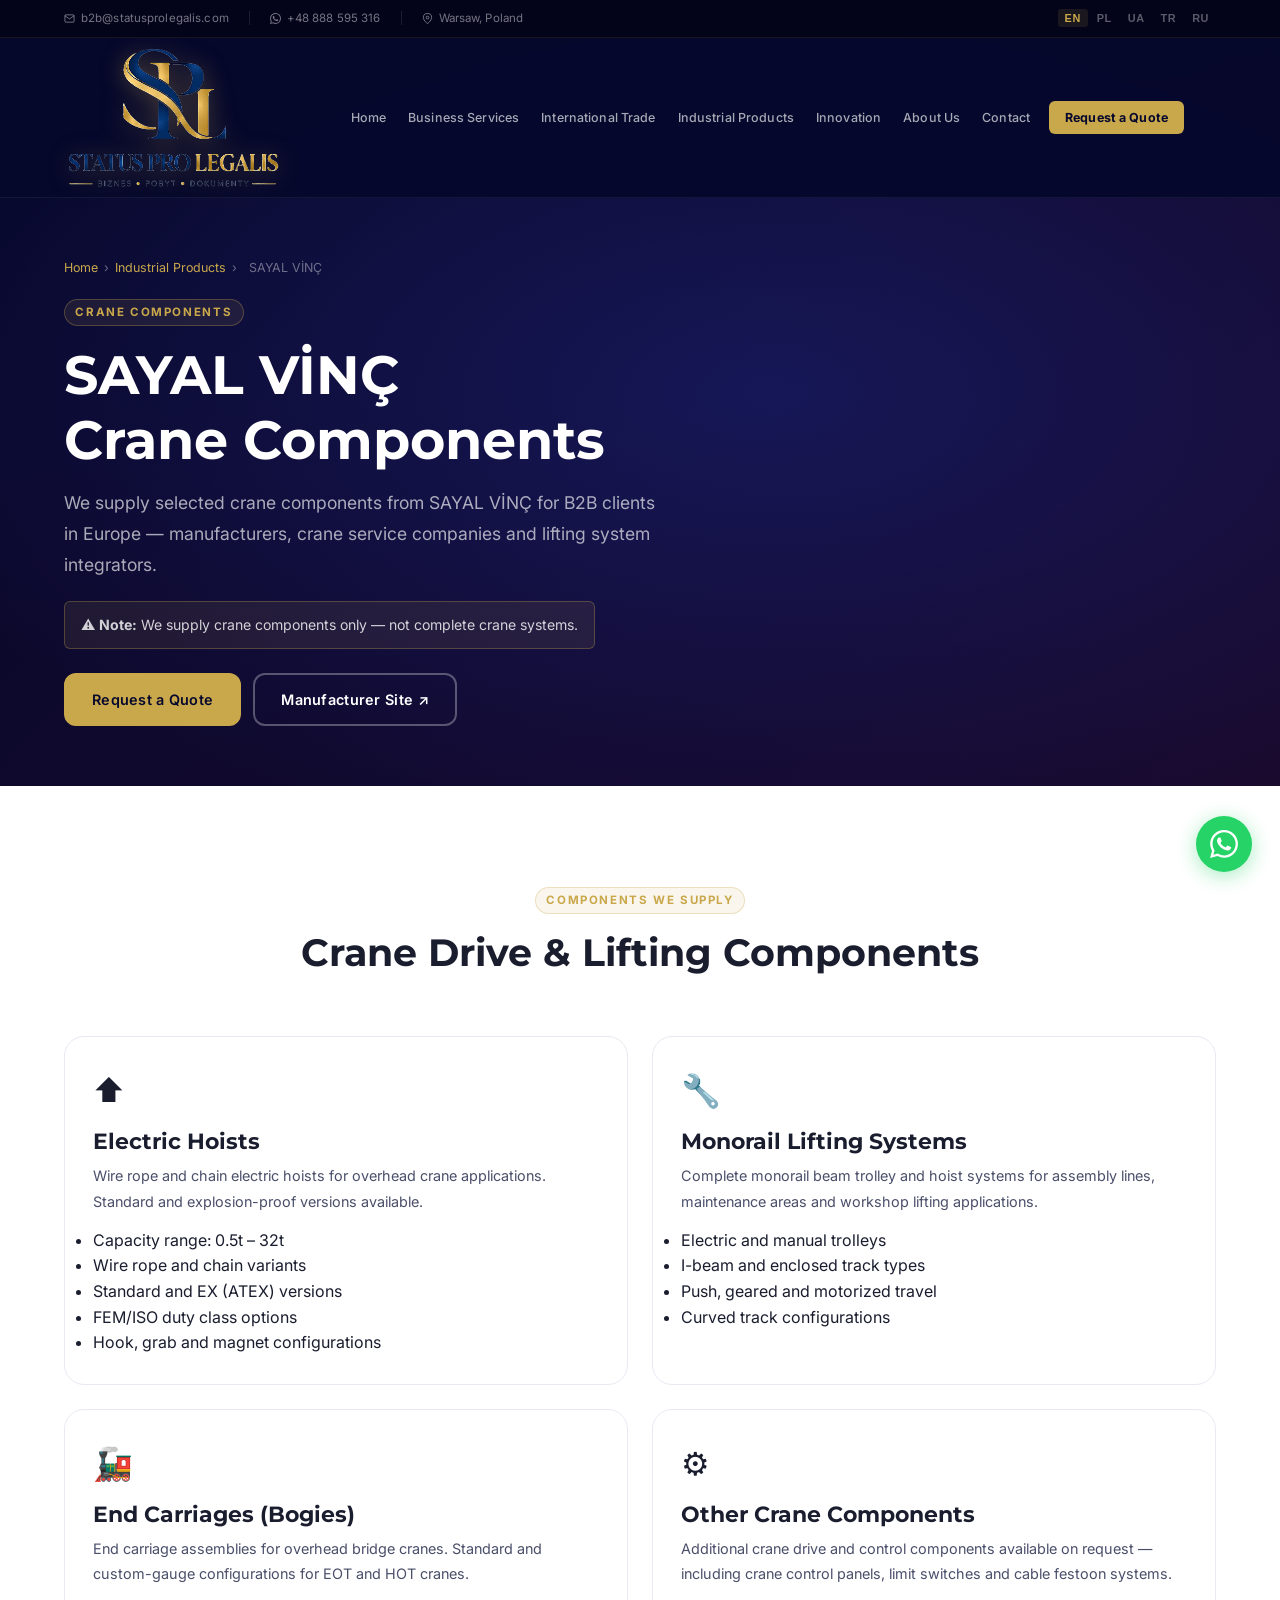
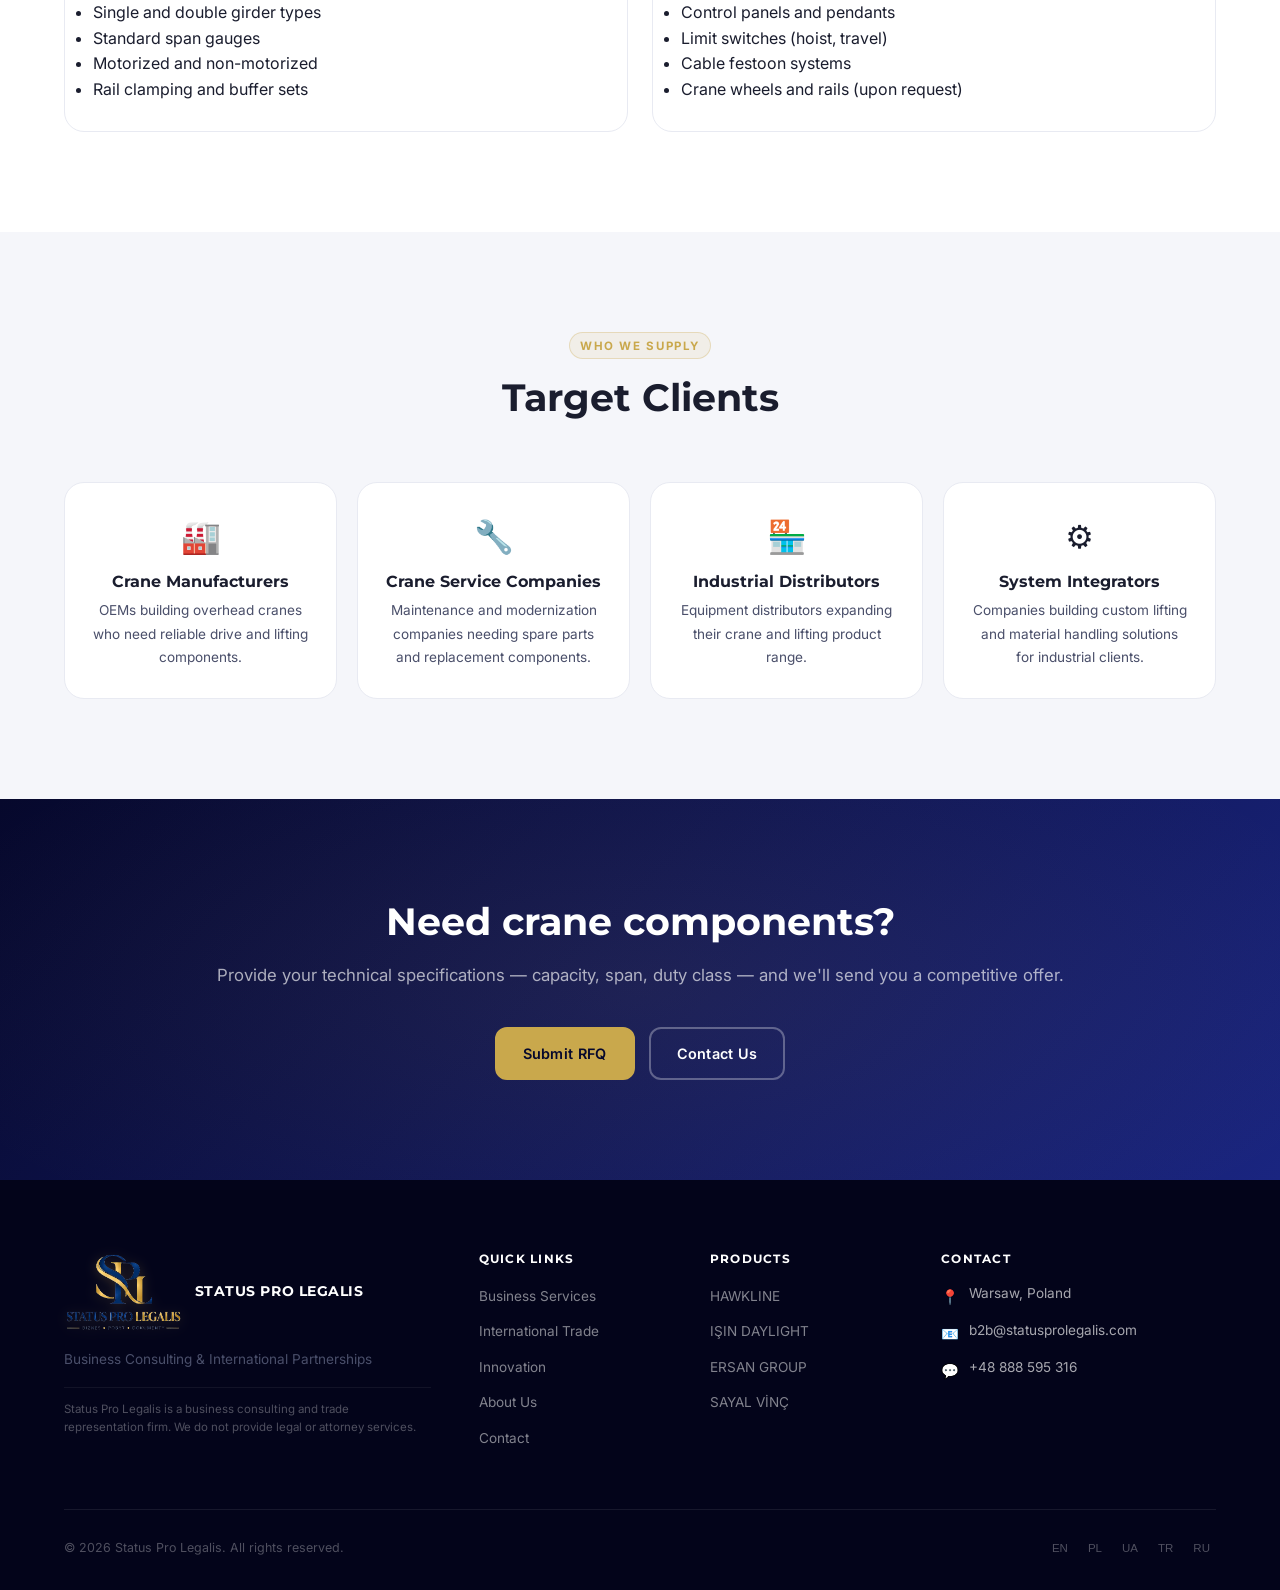
<file: products/sayal-vinc.html>
<!DOCTYPE html>
<html lang="en">
<head>
  <meta charset="UTF-8"/>
  <meta name="viewport" content="width=device-width, initial-scale=1.0"/>
  <title>SAYAL VİNÇ Crane Components — Status Pro Legalis</title>
  <meta name="description" content="Crane components: electric hoists, monorail systems and end carriages for manufacturers and service companies. B2B supply in Europe."/>
  <link rel="icon" type="image/svg+xml" href="../favicon.svg"/>
  <link rel="preconnect" href="https://fonts.googleapis.com"/>
  <link rel="preconnect" href="https://fonts.gstatic.com" crossorigin/>
  <link href="https://fonts.googleapis.com/css2?family=Inter:wght@400;500;600&family=Montserrat:wght@600;700;800&display=swap" rel="stylesheet"/>
  <link rel="stylesheet" href="../css/style.css?v=20261120d"/>
</head>
<body>

<div id="nav-placeholder"></div>

<section class="page-hero" style="background: linear-gradient(135deg,#06082C,#1a0a2e);">
  <div class="container">
    <div class="page-breadcrumb"><a href="../index.html" data-i18n="nav.home">Home</a><span>›</span><a href="../industrial-products.html" data-i18n="nav.products">Products</a><span>›</span><span data-i18n="sayal.crumb">SAYAL VİNÇ</span></div>
    <div class="section-label" data-i18n="sayal.label">Crane Components</div>
    <h1 data-i18n="sayal.h1">SAYAL VİNÇ<br>Crane Components</h1>
    <p data-i18n="sayal.hero.p">We supply selected crane components from SAYAL VİNÇ for B2B clients in Europe — manufacturers, crane service companies and lifting system integrators.</p>
    <div class="page-hero-note" data-i18n="sayal.note">
      ⚠️ <strong>Note:</strong> We supply crane components only — not complete crane systems.
    </div>
    <div style="display:flex;gap:12px;margin-top:24px;flex-wrap:wrap;">
      <a href="../contact.html#rfq" class="btn btn-primary" data-i18n="nav.rfq">Request a Quote</a>
      <a href="https://www.sayalvinc.com/en" target="_blank" rel="noopener" class="btn btn-outline" data-i18n="sayal.x.1">Manufacturer Site ↗</a>
    </div>
  </div>
</section>

<section class="section">
  <div class="container">
    <div class="text-center reveal" style="margin-bottom:60px;">
      <div class="section-label" data-i18n="sayal.range.label">Components We Supply</div>
      <h2 data-i18n="sayal.range.h2">Crane Drive &amp; Lifting Components</h2>
    </div>
    <div class="prod-detail-grid">
      <div class="pd-card reveal reveal-delay-1">
        <div class="pd-icon">⬆️</div>
        <h3 data-i18n="sayal.1.h">Electric Hoists</h3>
        <p data-i18n="sayal.x.2">Wire rope and chain electric hoists for overhead crane applications. Standard and explosion-proof versions available.</p>
        <ul class="bs-list">
          <li data-i18n="sayal.x.3">Capacity range: 0.5t – 32t</li>
          <li data-i18n="sayal.x.4">Wire rope and chain variants</li>
          <li data-i18n="sayal.x.5">Standard and EX (ATEX) versions</li>
          <li data-i18n="sayal.x.6">FEM/ISO duty class options</li>
          <li data-i18n="sayal.x.7">Hook, grab and magnet configurations</li>
        </ul>
      </div>
      <div class="pd-card reveal reveal-delay-2">
        <div class="pd-icon">🔧</div>
        <h3 data-i18n="sayal.2.h">Monorail Lifting Systems</h3>
        <p data-i18n="sayal.x.8">Complete monorail beam trolley and hoist systems for assembly lines, maintenance areas and workshop lifting applications.</p>
        <ul class="bs-list">
          <li data-i18n="sayal.x.9">Electric and manual trolleys</li>
          <li data-i18n="sayal.x.10">I-beam and enclosed track types</li>
          <li data-i18n="sayal.x.11">Push, geared and motorized travel</li>
          <li data-i18n="sayal.x.12">Curved track configurations</li>
        </ul>
      </div>
      <div class="pd-card reveal reveal-delay-3">
        <div class="pd-icon">🚂</div>
        <h3 data-i18n="sayal.3.h">End Carriages (Bogies)</h3>
        <p data-i18n="sayal.x.13">End carriage assemblies for overhead bridge cranes. Standard and custom-gauge configurations for EOT and HOT cranes.</p>
        <ul class="bs-list">
          <li data-i18n="sayal.x.14">Single and double girder types</li>
          <li data-i18n="sayal.x.15">Standard span gauges</li>
          <li data-i18n="sayal.x.16">Motorized and non-motorized</li>
          <li data-i18n="sayal.x.17">Rail clamping and buffer sets</li>
        </ul>
      </div>
      <div class="pd-card reveal reveal-delay-1">
        <div class="pd-icon">⚙️</div>
        <h3 data-i18n="sayal.4.h">Other Crane Components</h3>
        <p data-i18n="sayal.x.18">Additional crane drive and control components available on request — including crane control panels, limit switches and cable festoon systems.</p>
        <ul class="bs-list">
          <li data-i18n="sayal.x.19">Control panels and pendants</li>
          <li data-i18n="sayal.x.20">Limit switches (hoist, travel)</li>
          <li data-i18n="sayal.x.21">Cable festoon systems</li>
          <li data-i18n="sayal.x.22">Crane wheels and rails (upon request)</li>
        </ul>
      </div>
    </div>
  </div>
</section>

<section class="section section--alt">
  <div class="container">
    <div class="text-center reveal">
      <div class="section-label" data-i18n="sayal.clients.label">Who We Supply</div>
      <h2 data-i18n="sayal.clients.h2">Target Clients</h2>
    </div>
    <div class="target-grid">
      <div class="target-card reveal reveal-delay-1"><div class="target-icon">🏭</div><h4 data-i18n="sayal.x.23">Crane Manufacturers</h4><p data-i18n="sayal.x.24">OEMs building overhead cranes who need reliable drive and lifting components.</p></div>
      <div class="target-card reveal reveal-delay-2"><div class="target-icon">🔧</div><h4 data-i18n="sayal.x.25">Crane Service Companies</h4><p data-i18n="sayal.x.26">Maintenance and modernization companies needing spare parts and replacement components.</p></div>
      <div class="target-card reveal reveal-delay-3"><div class="target-icon">🏪</div><h4 data-i18n="sayal.x.27">Industrial Distributors</h4><p data-i18n="sayal.x.28">Equipment distributors expanding their crane and lifting product range.</p></div>
      <div class="target-card reveal reveal-delay-1"><div class="target-icon">⚙️</div><h4 data-i18n="sayal.x.29">System Integrators</h4><p data-i18n="sayal.x.30">Companies building custom lifting and material handling solutions for industrial clients.</p></div>
    </div>
  </div>
</section>

<section class="cta-section">
  <div class="container">
    <h2 data-i18n="sayal.cta.h2">Need crane components?</h2>
    <p data-i18n="sayal.cta.p">Provide your technical specifications — capacity, span, duty class — and we'll send you a competitive offer.</p>
    <div class="cta-actions">
      <a href="../contact.html#rfq" class="btn btn-primary" data-i18n="sayal.cta.btn1">Submit RFQ</a>
      <a href="../contact.html" class="btn btn-outline" data-i18n="sayal.cta.btn2">Contact Us</a>
    </div>
  </div>
</section>

<div id="footer-placeholder"></div>

<style>
.page-hero-note {
  margin-top: 20px; background: rgba(201,168,76,0.1); border: 1px solid rgba(201,168,76,0.3);
  color: rgba(255,255,255,0.8); padding: 12px 16px; border-radius: var(--radius-sm);
  font-size: 0.88rem; display: inline-block;
}
.prod-detail-grid { display: grid; grid-template-columns: repeat(2,1fr); gap: 24px; }
.pd-card { background: var(--white); border: 1px solid var(--gray-light); border-radius: var(--radius-lg); padding: 28px; transition: var(--transition); }
.pd-card:hover { box-shadow: var(--shadow); transform: translateY(-3px); }
.pd-icon { font-size: 2rem; margin-bottom: 12px; }
.pd-card h3 { margin-bottom: 8px; }
.pd-card p  { font-size: 0.9rem; margin-bottom: 14px; }
.target-grid { display: grid; grid-template-columns: repeat(4,1fr); gap: 20px; margin-top: 60px; }
.target-card { text-align: center; padding: 28px; background: var(--white); border: 1px solid var(--gray-light); border-radius: var(--radius-lg); transition: var(--transition); }
.target-card:hover { box-shadow: var(--shadow); transform: translateY(-3px); }
.target-icon { font-size: 2rem; margin-bottom: 10px; }
.target-card h4 { margin-bottom: 8px; }
.target-card p { font-size: 0.85rem; }
@media(max-width:700px){ .prod-detail-grid{grid-template-columns:1fr;} .target-grid{grid-template-columns:1fr 1fr;} }
</style>

<script src="../js/i18n.js?v=20261120d"></script>
<script src="../js/i18n-pages.js?v=20261120d"></script>
<script src="../js/components.js?v=20261120d"></script>
</body>
</html>
</file>
<file: css/style.css>
/* ===== RESET & TOKENS ===== */
*, *::before, *::after { box-sizing: border-box; margin: 0; padding: 0; }

:root {
  --navy:        #06082C;
  --navy-mid:    #0D1250;
  --blue:        #1a2580;
  --blue-light:  #2d3fa0;
  --gold:        #C9A84C;
  --gold-light:  #E8C97A;
  --gold-glow:   rgba(201,168,76,0.25);
  --white:       #FFFFFF;
  --off-white:   #F5F6FA;
  --gray:        #9AA0B8;
  --gray-light:  #E8EAF2;
  --text:        #1A1D2E;
  --text-mid:    #4A4F6A;

  --radius-sm:   6px;
  --radius:      12px;
  --radius-lg:   20px;
  --radius-xl:   32px;

  --shadow-sm:   0 2px 12px rgba(6,8,44,0.08);
  --shadow:      0 8px 32px rgba(6,8,44,0.14);
  --shadow-lg:   0 20px 60px rgba(6,8,44,0.22);

  --transition:  0.28s cubic-bezier(0.4,0,0.2,1);
  --font:        'Inter', 'Segoe UI', system-ui, sans-serif;
  --font-display:'Montserrat', 'Inter', sans-serif;

  --max-w:       1200px;
  --nav-h:       160px;
}

html { scroll-behavior: smooth; font-size: 16px; }
body {
  font-family: var(--font);
  background: var(--white);
  color: var(--text);
  line-height: 1.6;
  overflow-x: hidden;
}

/* ===== TYPOGRAPHY ===== */
h1,h2,h3,h4 { font-family: var(--font-display); line-height: 1.2; font-weight: 700; }
h1 { font-size: clamp(2rem, 5vw, 3.4rem); }
h2 { font-size: clamp(1.6rem, 3.5vw, 2.4rem); }
h3 { font-size: clamp(1.1rem, 2vw, 1.4rem); }
p  { color: var(--text-mid); line-height: 1.75; }
a  { text-decoration: none; color: inherit; }

.section-label {
  display: inline-block;
  font-size: 0.72rem;
  font-weight: 700;
  letter-spacing: 0.14em;
  text-transform: uppercase;
  color: var(--gold);
  background: rgba(201,168,76,0.1);
  border: 1px solid rgba(201,168,76,0.3);
  padding: 0.3em 0.9em;
  border-radius: 100px;
  margin-bottom: 1rem;
}

/* ===== LAYOUT ===== */
.container { max-width: var(--max-w); margin: 0 auto; padding: 0 24px; }
.section    { padding: 100px 0; }
.section--dark { background: var(--navy); color: var(--white); }
.section--dark p { color: rgba(255,255,255,0.7); }
.section--alt  { background: var(--off-white); }

.grid-2 { display: grid; grid-template-columns: 1fr 1fr; gap: 32px; }
.grid-3 { display: grid; grid-template-columns: repeat(3,1fr); gap: 28px; }
.grid-4 { display: grid; grid-template-columns: repeat(4,1fr); gap: 24px; }

.text-center { text-align: center; }
.text-gold   { color: var(--gold); }
.text-white  { color: var(--white); }

/* ===== TOPBAR ===== */
.topbar {
  position: fixed; top: 0; left: 0; right: 0; z-index: 1001;
  height: 38px; background: #03041A;
  border-bottom: 1px solid rgba(201,168,76,0.1);
  display: flex; align-items: center;
}
.topbar-inner {
  display: flex; align-items: center; justify-content: space-between;
  width: 100%; max-width: var(--max-w); margin: 0 auto; padding: 0 24px;
}
.topbar-left {
  display: flex; align-items: center; gap: 20px;
}
.topbar-item {
  display: flex; align-items: center; gap: 6px;
  font-size: 0.72rem; color: rgba(255,255,255,0.45);
  text-decoration: none; transition: var(--transition);
  letter-spacing: 0.01em;
}
.topbar-item:hover { color: rgba(255,255,255,0.75); }
.topbar-item svg { flex-shrink: 0; }
.topbar-sep { width: 1px; height: 14px; background: rgba(255,255,255,0.1); }

/* Language switcher in topbar */
.lang-switcher { display: flex; gap: 2px; }
.lang-btn {
  background: none; border: none;
  color: rgba(255,255,255,0.35); font-size: 0.68rem; font-weight: 600;
  padding: 3px 7px; border-radius: 3px; cursor: pointer;
  letter-spacing: 0.05em; transition: var(--transition);
  text-transform: uppercase;
}
.lang-btn:hover { color: rgba(255,255,255,0.75); background: rgba(255,255,255,0.06); }
.lang-btn.active { color: var(--gold); background: rgba(201,168,76,0.12); }
.nav-links .nav-langs { display: none; }

/* ===== NAVBAR ===== */
:root { --topbar-h: 38px; }
.navbar {
  position: fixed; top: var(--topbar-h); left: 0; right: 0; z-index: 1000;
  height: var(--nav-h);
  display: flex; align-items: center;
  background: rgba(6,8,44,0.95);
  backdrop-filter: blur(20px);
  border-bottom: 1px solid rgba(255,255,255,0.06);
  transition: var(--transition);
}
.navbar.scrolled {
  background: rgba(6,8,44,0.99);
  box-shadow: 0 4px 32px rgba(0,0,0,0.4);
  border-bottom-color: rgba(201,168,76,0.15);
}
.nav-inner {
  display: flex; align-items: center; justify-content: space-between;
  width: 100%; max-width: var(--max-w); margin: 0 auto; padding: 0 24px;
  gap: 24px;
}
.nav-logo {
  display: flex; align-items: center; flex-shrink: 0;
}
.nav-logo-img {
  height: 148px; width: auto;
  object-fit: contain;
  filter: drop-shadow(0 2px 12px rgba(201,168,76,0.4));
}

/* Main nav links */
.nav-links {
  display: flex; align-items: center; gap: 0; list-style: none;
  flex: 1; justify-content: center;
}
.nav-links > li > a {
  display: block;
  color: rgba(255,255,255,0.65);
  font-size: 0.78rem; font-weight: 500; letter-spacing: 0.01em;
  padding: 8px 11px; border-radius: var(--radius-sm);
  transition: var(--transition); white-space: nowrap;
  position: relative;
}
.nav-links > li > a::after {
  content: ''; position: absolute; bottom: 2px; left: 11px; right: 11px;
  height: 2px; background: var(--gold); border-radius: 2px;
  transform: scaleX(0); transition: var(--transition);
}
.nav-links > li > a:hover { color: var(--white); }
.nav-links > li > a:hover::after { transform: scaleX(1); }
.nav-links .nav-rfq > a {
  color: var(--navy) !important; background: var(--gold);
  padding: 7px 16px !important; font-weight: 700; margin-left: 8px;
  border-radius: var(--radius-sm);
}
.nav-links .nav-rfq > a::after { display: none; }
.nav-links .nav-rfq > a:hover { background: var(--gold-light) !important; transform: translateY(-1px); }

/* Hamburger */
.nav-toggle {
  display: none; flex-direction: column; gap: 5px; cursor: pointer;
  background: none; border: none; padding: 4px; flex-shrink: 0;
}
.nav-toggle span {
  display: block; width: 22px; height: 2px;
  background: var(--white); border-radius: 2px; transition: var(--transition);
}

/* ===== HERO ===== */
.hero {
  min-height: 100vh;
  background: var(--navy);
  display: flex; align-items: center;
  position: relative; overflow: hidden;
  padding-top: calc(var(--topbar-h) + var(--nav-h));
}
.hero-bg {
  position: absolute; inset: 0;
  background:
    radial-gradient(ellipse 80% 60% at 70% 40%, rgba(26,37,128,0.5) 0%, transparent 70%),
    radial-gradient(ellipse 50% 40% at 20% 70%, rgba(201,168,76,0.08) 0%, transparent 60%);
}
.hero-grid {
  position: absolute; inset: 0;
  background-image:
    linear-gradient(rgba(201,168,76,0.04) 1px, transparent 1px),
    linear-gradient(90deg, rgba(201,168,76,0.04) 1px, transparent 1px);
  background-size: 60px 60px;
}
.hero-content {
  position: relative; z-index: 2;
  display: grid; grid-template-columns: 1fr 1fr; gap: 60px;
  align-items: center; padding: 80px 0;
}
.hero-badge {
  display: inline-flex; align-items: center; gap: 8px;
  font-size: 0.72rem; font-weight: 600; letter-spacing: 0.14em; text-transform: uppercase;
  color: var(--gold); border: 1px solid rgba(201,168,76,0.4);
  background: rgba(201,168,76,0.08); padding: 6px 14px; border-radius: 100px;
  margin-bottom: 24px;
}
.hero-badge::before { content:''; width:6px; height:6px; border-radius:50%; background:var(--gold); animation: pulse 2s infinite; }
@keyframes pulse { 0%,100%{opacity:1} 50%{opacity:0.4} }
.hero h1 { color: var(--white); margin-bottom: 24px; }
.hero h1 .accent { color: var(--gold); }
.hero-sub {
  color: rgba(255,255,255,0.65); font-size: 1.05rem; line-height: 1.8;
  margin-bottom: 36px; max-width: 500px;
}
.hero-actions { display: flex; gap: 14px; flex-wrap: wrap; }

/* ===== BUTTONS ===== */
.btn {
  display: inline-flex; align-items: center; gap: 8px;
  padding: 13px 26px; border-radius: var(--radius);
  font-weight: 600; font-size: 0.9rem; cursor: pointer;
  border: 2px solid transparent; transition: var(--transition);
  letter-spacing: 0.02em;
}
.btn-primary {
  background: var(--gold); color: var(--navy); border-color: var(--gold);
}
.btn-primary:hover { background: var(--gold-light); border-color: var(--gold-light); transform: translateY(-2px); box-shadow: 0 8px 24px rgba(201,168,76,0.35); }
.btn-outline {
  background: transparent; color: var(--white); border-color: rgba(255,255,255,0.3);
}
.btn-outline:hover { border-color: var(--white); background: rgba(255,255,255,0.08); transform: translateY(-2px); }
.btn-dark {
  background: var(--navy); color: var(--white); border-color: var(--navy);
}
.btn-dark:hover { background: var(--blue); border-color: var(--blue); transform: translateY(-2px); }
.btn-sm { padding: 9px 18px; font-size: 0.82rem; }

/* Hero visual panel */
.hero-visual {
  position: relative; display: flex; align-items: center; justify-content: center;
}
.hero-panel {
  background: rgba(255,255,255,0.04);
  border: 1px solid rgba(201,168,76,0.2);
  border-radius: var(--radius-xl);
  padding: 40px 32px;
  backdrop-filter: blur(10px);
  width: 100%; max-width: 420px;
}
.hero-stats {
  display: grid; grid-template-columns: 1fr 1fr; gap: 20px;
}
.hero-stat {
  text-align: center; padding: 20px 10px;
  background: rgba(255,255,255,0.03);
  border: 1px solid rgba(255,255,255,0.08); border-radius: var(--radius);
}
.hero-stat-number {
  font-family: var(--font-display); font-size: 2rem; font-weight: 800; color: var(--gold);
  line-height: 1;
}
.hero-stat-label {
  font-size: 0.72rem; color: rgba(255,255,255,0.5); margin-top: 4px;
  letter-spacing: 0.04em; text-transform: uppercase;
}
.hero-panel-label {
  text-align: center; color: rgba(255,255,255,0.4); font-size: 0.72rem;
  letter-spacing: 0.06em; text-transform: uppercase; margin-bottom: 20px;
}
.hero-tags {
  display: flex; flex-wrap: wrap; gap: 8px; margin-top: 24px; justify-content: center;
}
.hero-tag {
  font-size: 0.72rem; padding: 5px 12px; border-radius: 100px;
  background: rgba(201,168,76,0.1); border: 1px solid rgba(201,168,76,0.25);
  color: var(--gold-light);
}

/* ===== SERVICES SECTION ===== */
.services-grid { display: grid; grid-template-columns: repeat(3,1fr); gap: 24px; margin-top: 60px; }
.service-card {
  background: var(--white);
  border: 1px solid var(--gray-light); border-radius: var(--radius-lg);
  padding: 36px 28px; transition: var(--transition);
  position: relative; overflow: hidden;
}
.service-card::before {
  content: ''; position: absolute; bottom: 0; left: 0; right: 0; height: 3px;
  background: linear-gradient(90deg, var(--gold), var(--gold-light));
  transform: scaleX(0); transform-origin: left; transition: var(--transition);
}
.service-card:hover { box-shadow: var(--shadow-lg); transform: translateY(-6px); border-color: transparent; }
.service-card:hover::before { transform: scaleX(1); }
.service-icon {
  width: 56px; height: 56px; border-radius: var(--radius);
  background: linear-gradient(135deg, var(--navy), var(--blue));
  display: flex; align-items: center; justify-content: center;
  font-size: 1.5rem; margin-bottom: 20px;
}
.service-card h3 { margin-bottom: 12px; }
.service-card p { font-size: 0.92rem; margin-bottom: 20px; }
.service-link {
  font-size: 0.82rem; font-weight: 600; color: var(--blue);
  display: inline-flex; align-items: center; gap: 6px; transition: var(--transition);
}
.service-link:hover { color: var(--gold); gap: 10px; }

/* ===== PRODUCTS SECTION ===== */
.products-grid { display: grid; grid-template-columns: repeat(2,1fr); gap: 24px; margin-top: 60px; }
.product-card {
  background: var(--white);
  border: 1px solid var(--gray-light); border-radius: var(--radius-lg);
  padding: 32px; display: flex; gap: 24px; align-items: flex-start;
  transition: var(--transition);
}
.product-card:hover { box-shadow: var(--shadow-lg); transform: translateY(-4px); border-color: rgba(201,168,76,0.3); }
.product-logo {
  width: 72px; height: 72px; min-width: 72px; border-radius: var(--radius);
  background: linear-gradient(135deg, var(--navy), var(--blue-light));
  display: flex; align-items: center; justify-content: center;
  font-family: var(--font-display); font-weight: 800; font-size: 0.72rem;
  color: var(--gold); letter-spacing: 0.04em; text-align: center; padding: 4px;
  border: 1px solid rgba(201,168,76,0.3); line-height: 1.2;
}
.product-info { flex: 1; }
.product-cat {
  font-size: 0.72rem; font-weight: 600; letter-spacing: 0.08em; text-transform: uppercase;
  color: var(--gold); margin-bottom: 6px;
}
.product-info h3 { font-size: 1.15rem; margin-bottom: 8px; }
.product-info p { font-size: 0.88rem; margin-bottom: 16px; }
.product-actions { display: flex; gap: 10px; }

/* ===== WHY US ===== */
.why-grid { display: grid; grid-template-columns: repeat(2,1fr); gap: 24px; margin-top: 60px; }
.why-card {
  background: rgba(255,255,255,0.05);
  border: 1px solid rgba(255,255,255,0.1); border-radius: var(--radius-lg);
  padding: 32px; transition: var(--transition);
}
.why-card:hover { border-color: rgba(201,168,76,0.4); background: rgba(255,255,255,0.07); }
.why-icon {
  width: 48px; height: 48px; border-radius: var(--radius-sm);
  background: rgba(201,168,76,0.1); border: 1px solid rgba(201,168,76,0.3);
  display: flex; align-items: center; justify-content: center;
  font-size: 1.3rem; margin-bottom: 16px;
}
.why-card h3 { color: var(--white); margin-bottom: 10px; }

/* ===== CTA SECTION ===== */
.cta-section {
  background: linear-gradient(135deg, var(--navy) 0%, var(--blue) 100%);
  padding: 100px 0; text-align: center; position: relative; overflow: hidden;
}
.cta-section::before {
  content: ''; position: absolute; inset: 0;
  background: radial-gradient(ellipse 60% 80% at 50% 50%, rgba(201,168,76,0.08), transparent);
}
.cta-section h2 { color: var(--white); margin-bottom: 16px; position: relative; }
.cta-section p { color: rgba(255,255,255,0.65); font-size: 1.05rem; margin-bottom: 36px; position: relative; }
.cta-actions { display: flex; gap: 14px; justify-content: center; position: relative; }

/* ===== FOOTER ===== */
.footer {
  background: #03041A; color: rgba(255,255,255,0.65);
  padding: 72px 0 32px;
}
.footer-grid {
  display: grid; grid-template-columns: 2fr 1fr 1fr 1.5fr; gap: 48px;
  padding-bottom: 48px; border-bottom: 1px solid rgba(255,255,255,0.08);
}
.footer-brand { }
.footer-logo {
  display: flex; align-items: center; gap: 12px; margin-bottom: 16px;
}
.footer-logo-img {
  height: 80px; width: auto; object-fit: contain;
  filter: drop-shadow(0 2px 6px rgba(201,168,76,0.25)) brightness(1.05);
}
.footer-logo-name {
  font-family: var(--font-display); font-weight: 700; font-size: 0.85rem;
  color: var(--white); letter-spacing: 0.04em;
}
.footer-brand p { font-size: 0.85rem; line-height: 1.7; margin-bottom: 16px; }
.footer-legal-note {
  font-size: 0.72rem; color: rgba(255,255,255,0.3); line-height: 1.6;
  border-top: 1px solid rgba(255,255,255,0.06); padding-top: 12px; margin-top: 12px;
}
.footer-col h4 {
  font-size: 0.78rem; font-weight: 700; letter-spacing: 0.1em; text-transform: uppercase;
  color: var(--white); margin-bottom: 16px;
}
.footer-links { list-style: none; }
.footer-links li { margin-bottom: 10px; }
.footer-links a { font-size: 0.85rem; color: rgba(255,255,255,0.5); transition: var(--transition); }
.footer-links a:hover { color: var(--gold); }
.footer-contact-item {
  display: flex; align-items: flex-start; gap: 10px; margin-bottom: 12px; font-size: 0.85rem;
}
.footer-contact-icon { font-size: 0.9rem; margin-top: 2px; color: var(--gold); }
.footer-bottom {
  display: flex; justify-content: space-between; align-items: center;
  padding-top: 28px; font-size: 0.78rem; color: rgba(255,255,255,0.3);
}
.footer-bottom-langs { display: flex; gap: 8px; }
.footer-bottom-lang {
  background: none; border: none; color: rgba(255,255,255,0.3); cursor: pointer;
  font-size: 0.72rem; padding: 2px 6px; border-radius: 4px; transition: var(--transition);
}
.footer-bottom-lang:hover { color: var(--gold); }

/* ===== WHATSAPP FAB ===== */
.whatsapp-fab {
  position: fixed; bottom: 28px; right: 28px; z-index: 999;
  width: 56px; height: 56px; border-radius: 50%;
  background: #25D366; display: flex; align-items: center; justify-content: center;
  box-shadow: 0 4px 20px rgba(37,211,102,0.4); transition: 0.28s ease;
}
.whatsapp-fab:hover { transform: scale(1.1); box-shadow: 0 6px 28px rgba(37,211,102,0.55); }

/* ===== PAGE HERO (inner pages) ===== */
.page-hero {
  background: var(--navy); padding: calc(var(--topbar-h) + var(--nav-h) + 60px) 0 60px;
  position: relative; overflow: hidden;
}
.page-hero::after {
  content: ''; position: absolute; inset: 0;
  background: radial-gradient(ellipse 70% 60% at 60% 50%, rgba(26,37,128,0.5), transparent);
}
.page-hero .container { position: relative; z-index: 2; }
.page-hero h1 { color: var(--white); margin-bottom: 16px; }
.page-hero p  { color: rgba(255,255,255,0.65); font-size: 1.1rem; max-width: 600px; }
.page-breadcrumb {
  font-size: 0.78rem; color: rgba(255,255,255,0.4); margin-bottom: 20px;
}
.page-breadcrumb a { color: var(--gold); }
.page-breadcrumb span { margin: 0 6px; }

/* ===== SCROLL REVEAL ===== */
.reveal { opacity: 0; transform: translateY(28px); transition: opacity 0.6s ease, transform 0.6s ease; }
.reveal.visible { opacity: 1; transform: none; }
.reveal-delay-1 { transition-delay: 0.1s; }
.reveal-delay-2 { transition-delay: 0.2s; }
.reveal-delay-3 { transition-delay: 0.3s; }

/* ===== MOBILE ===== */
@media (max-width: 1024px) {
  .nav-links { display: none; }
  .nav-toggle { display: flex; }
  .nav-links.open {
    display: flex; flex-direction: column; gap: 0;
    /* .navbar has backdrop-filter, so it is the containing block: anchor just below it */
    position: absolute; top: 100%; left: 0; right: 0;
    max-height: calc(100vh - var(--topbar-h) - var(--nav-h)); overflow-y: auto;
    background: rgba(6,8,44,0.98); backdrop-filter: blur(16px);
    padding: 16px; border-bottom: 1px solid rgba(201,168,76,0.12);
    z-index: 999;
  }
  .nav-links.open a { padding: 12px 16px; border-radius: var(--radius-sm); font-size: 0.9rem; }
  .nav-links.open .nav-rfq a { margin: 8px 0; justify-content: center; }
  .nav-links.open .nav-langs {
    display: flex; justify-content: center; gap: 8px;
    margin-top: 8px; padding-top: 14px; border-top: 1px solid rgba(255,255,255,0.08);
  }
  .nav-links.open .nav-langs .lang-btn {
    font-size: 0.85rem; padding: 8px 12px; color: rgba(255,255,255,0.75);
    border: 1px solid rgba(255,255,255,0.15); border-radius: var(--radius-sm);
  }
  .nav-links.open .nav-langs .lang-btn.active { color: var(--gold); border-color: var(--gold); }
  .hero-content { grid-template-columns: 1fr; gap: 40px; padding: 60px 0; }
  .hero-visual { display: none; }
  .services-grid { grid-template-columns: 1fr; }
  .products-grid { grid-template-columns: 1fr; }
  .why-grid { grid-template-columns: 1fr; }
  .footer-grid { grid-template-columns: 1fr 1fr; gap: 32px; }
}
@media (max-width: 768px) {
  /* Topbar removed on mobile — language choice lives in the hamburger menu */
  :root { --topbar-h: 0px; }
  .topbar { display: none; }
}
@media (max-width: 640px) {
  :root { --nav-h: 100px; }
  .nav-logo-img { height: 88px; }
  .section { padding: 72px 0; }
  .footer-grid { grid-template-columns: 1fr; }
  .footer-bottom { flex-direction: column; gap: 12px; text-align: center; }
  .hero-actions { flex-direction: column; }
  .btn { justify-content: center; }
  .cta-actions { flex-direction: column; align-items: center; }
}
</file>
